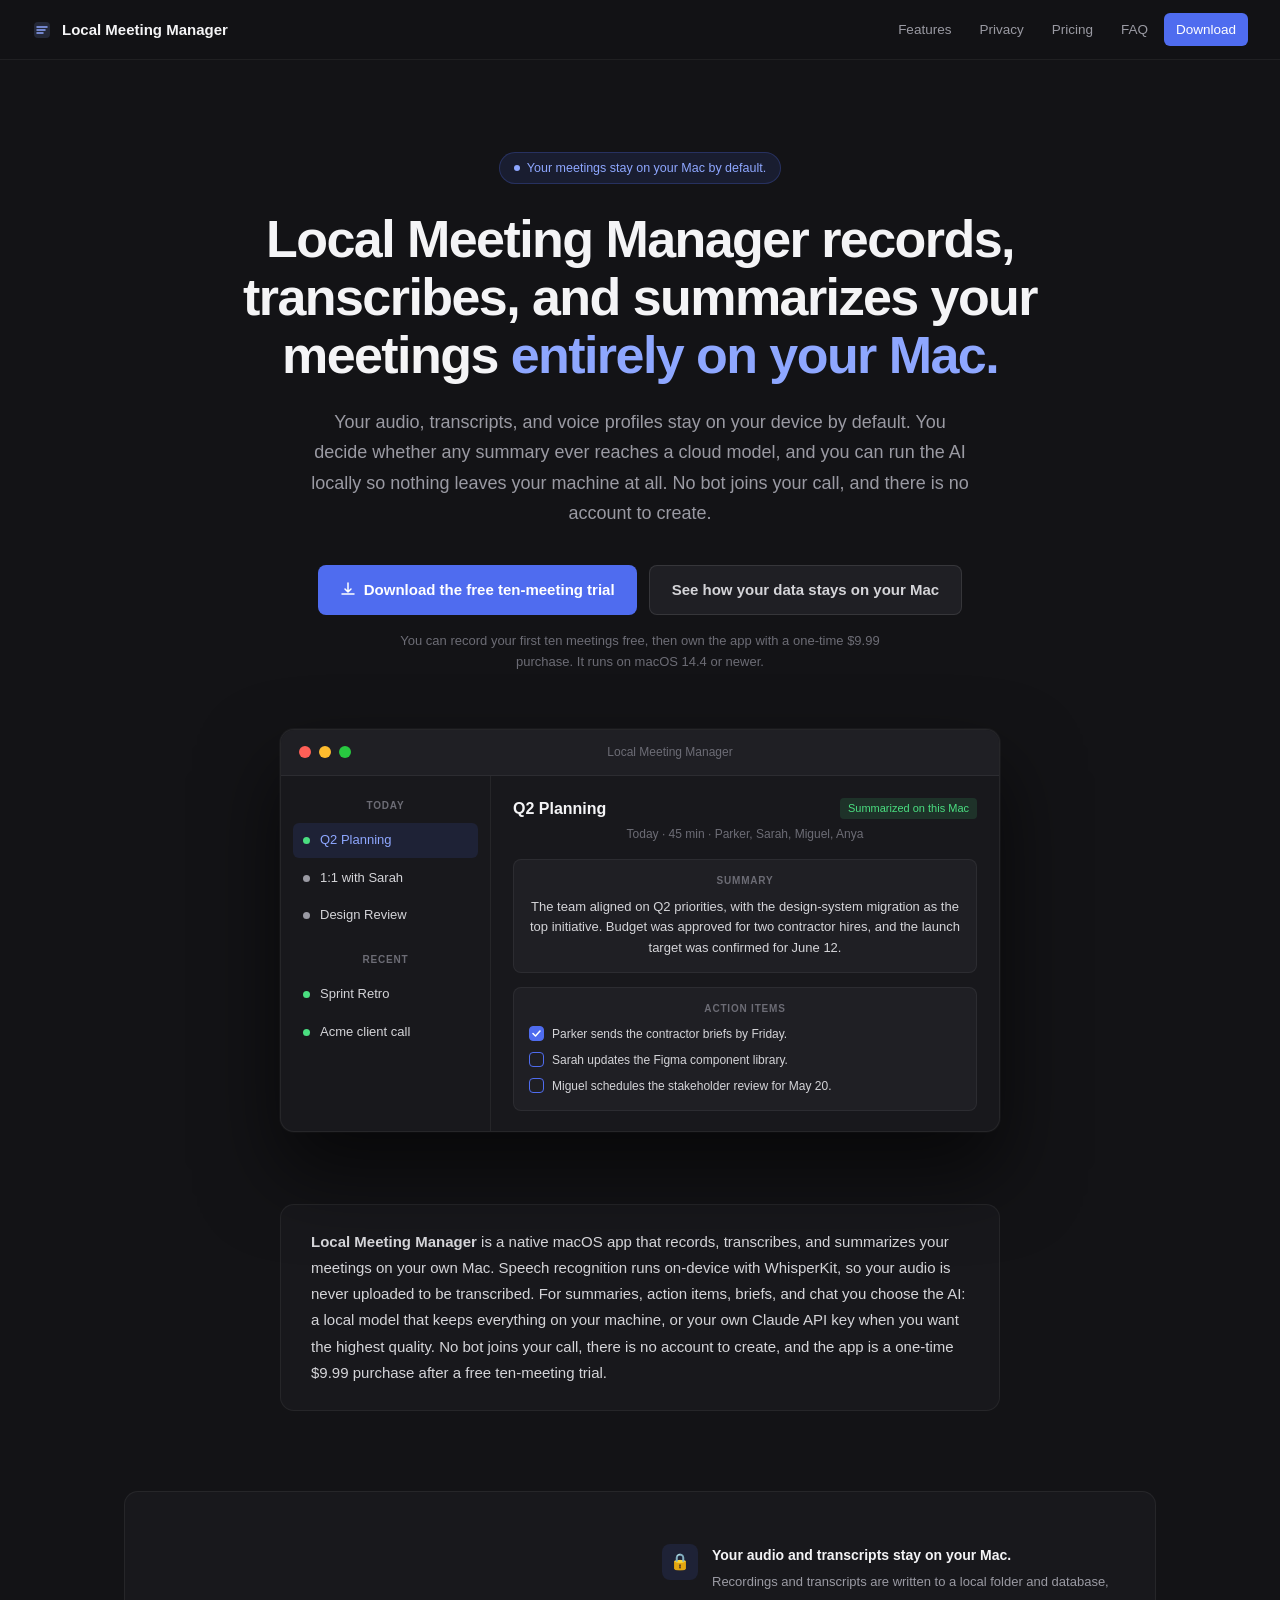
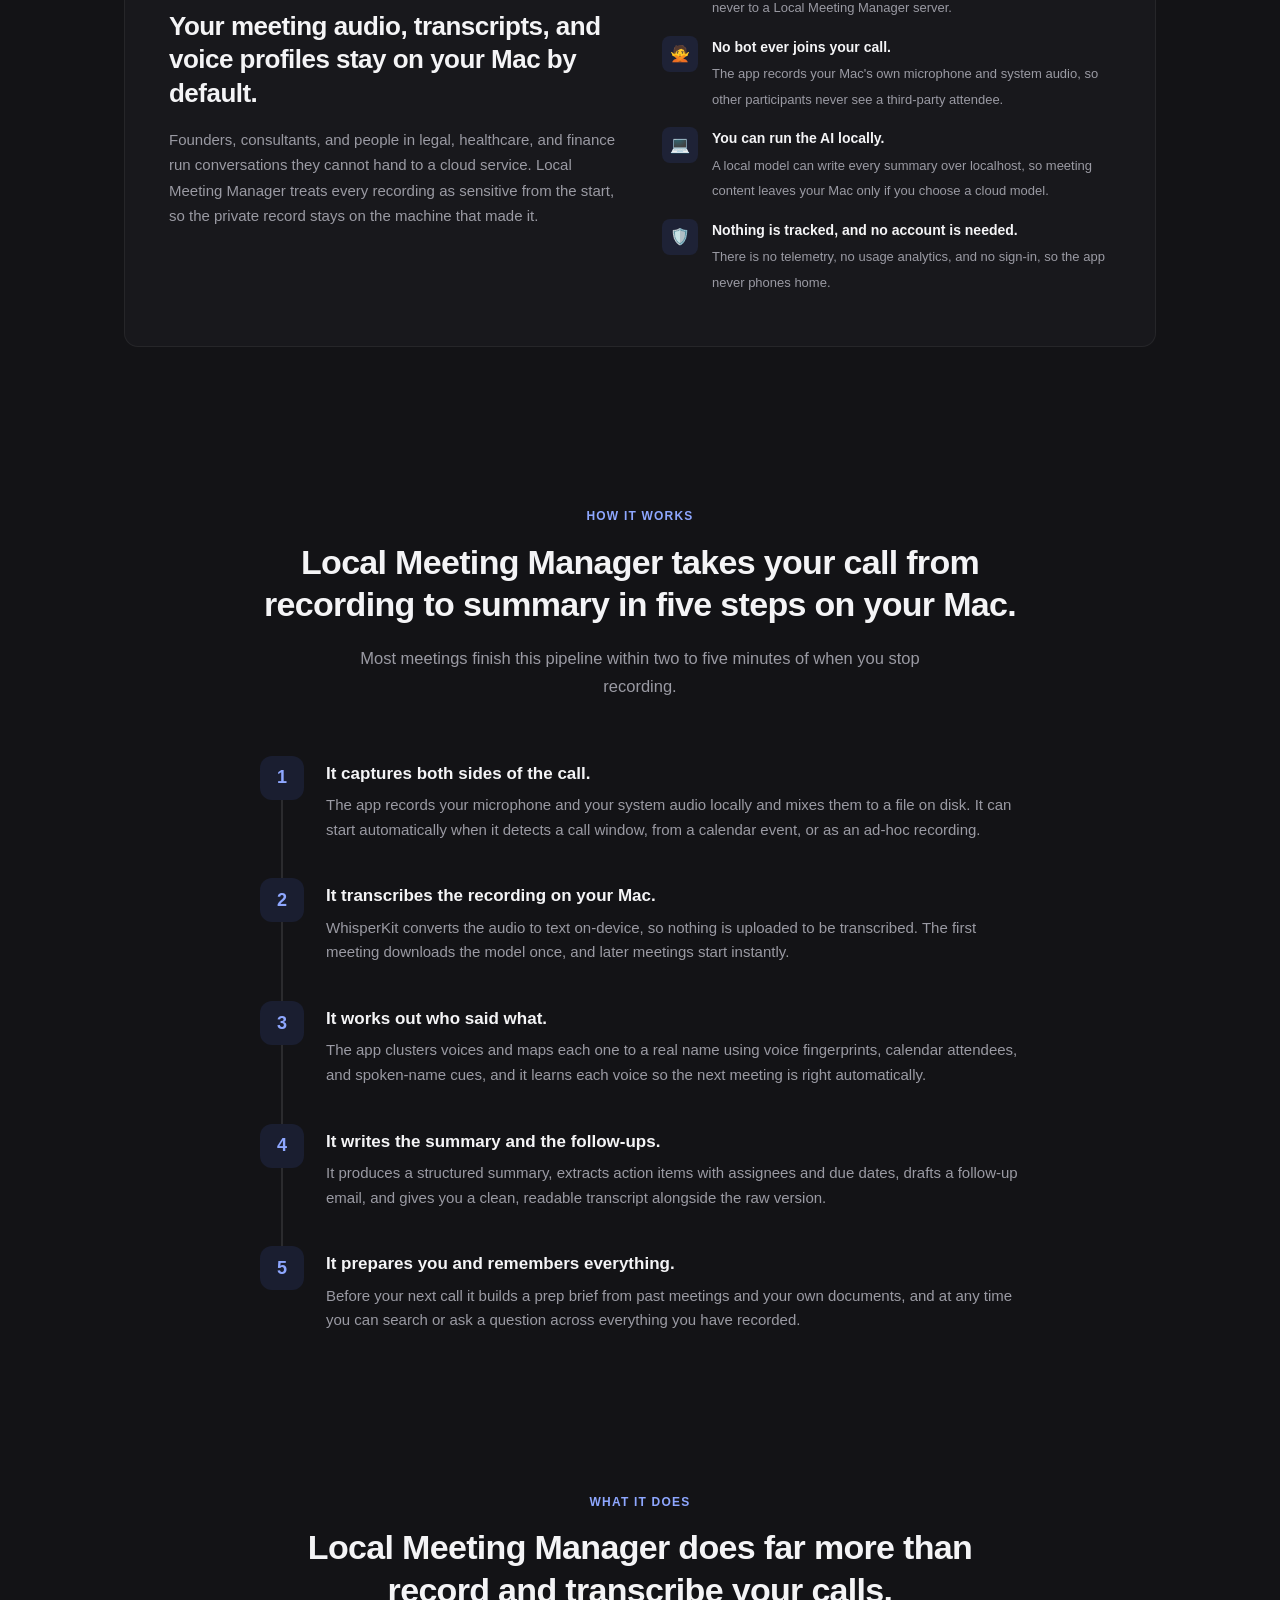
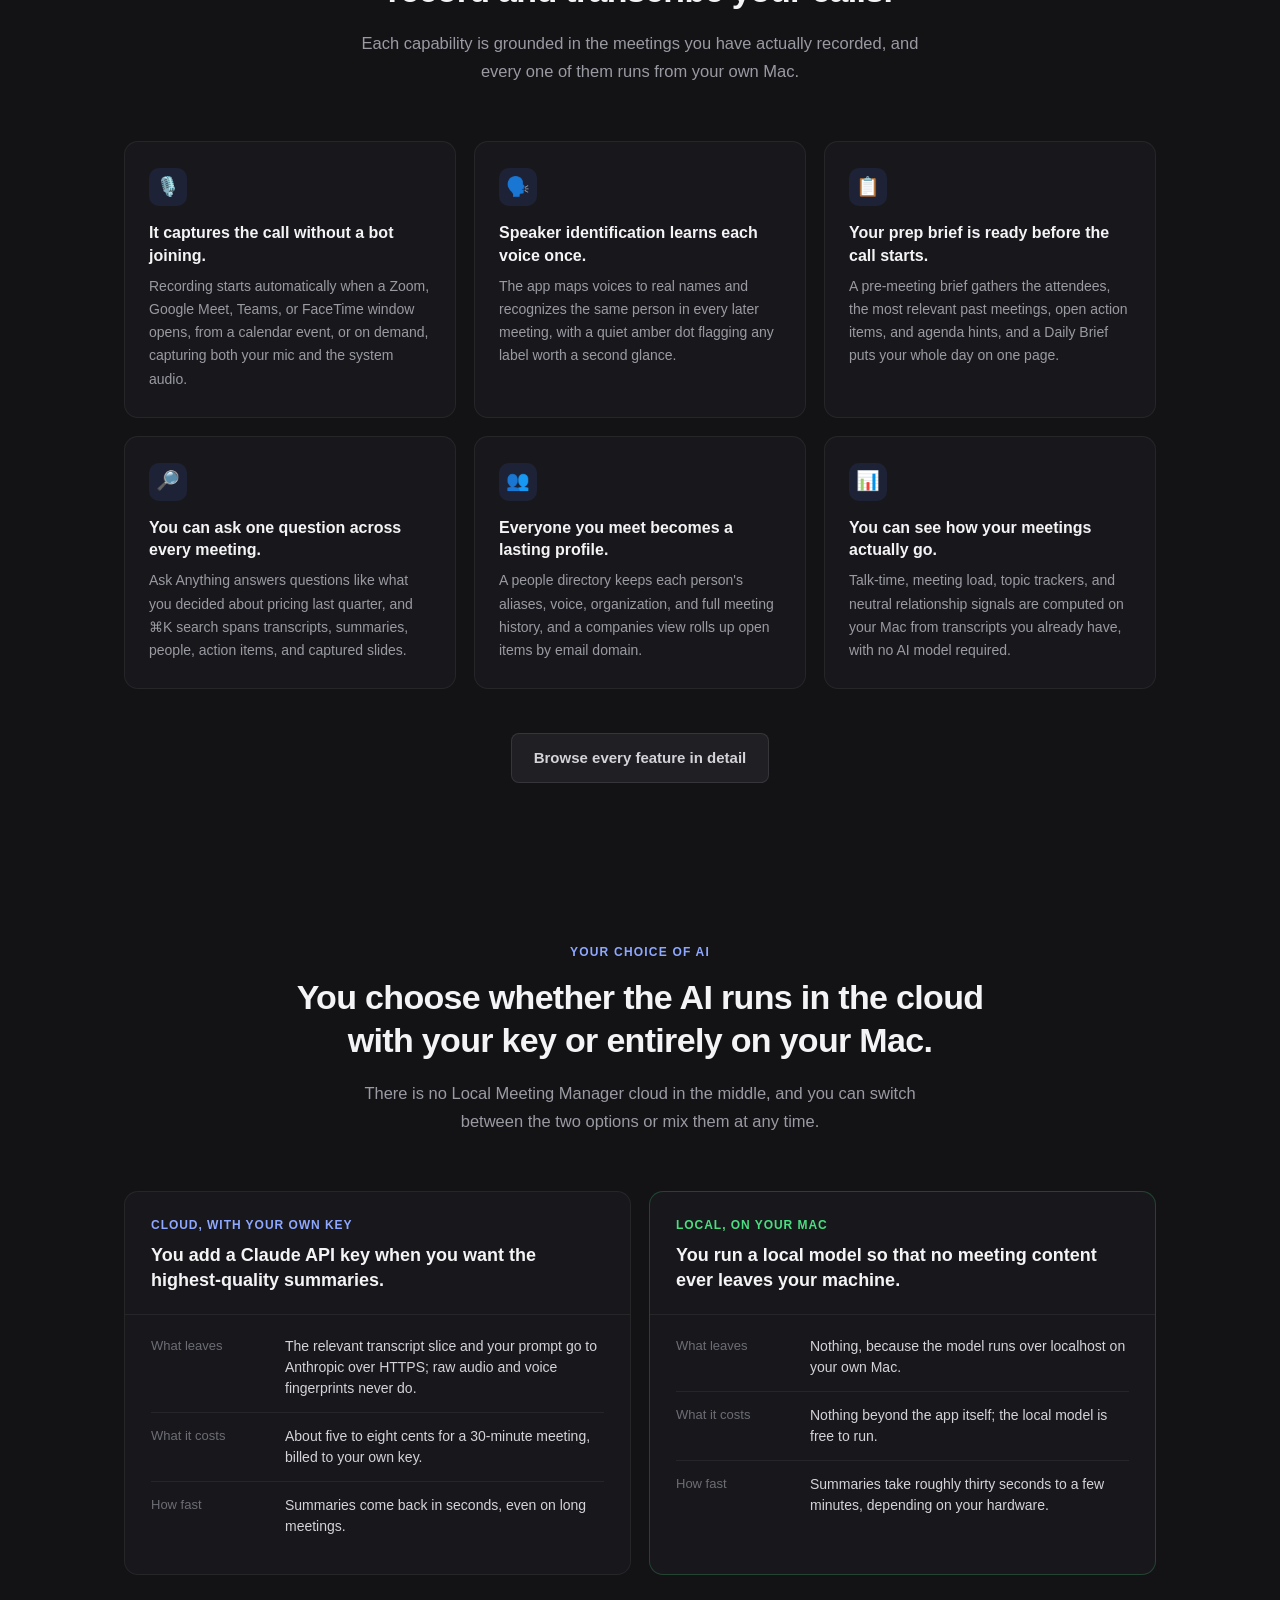
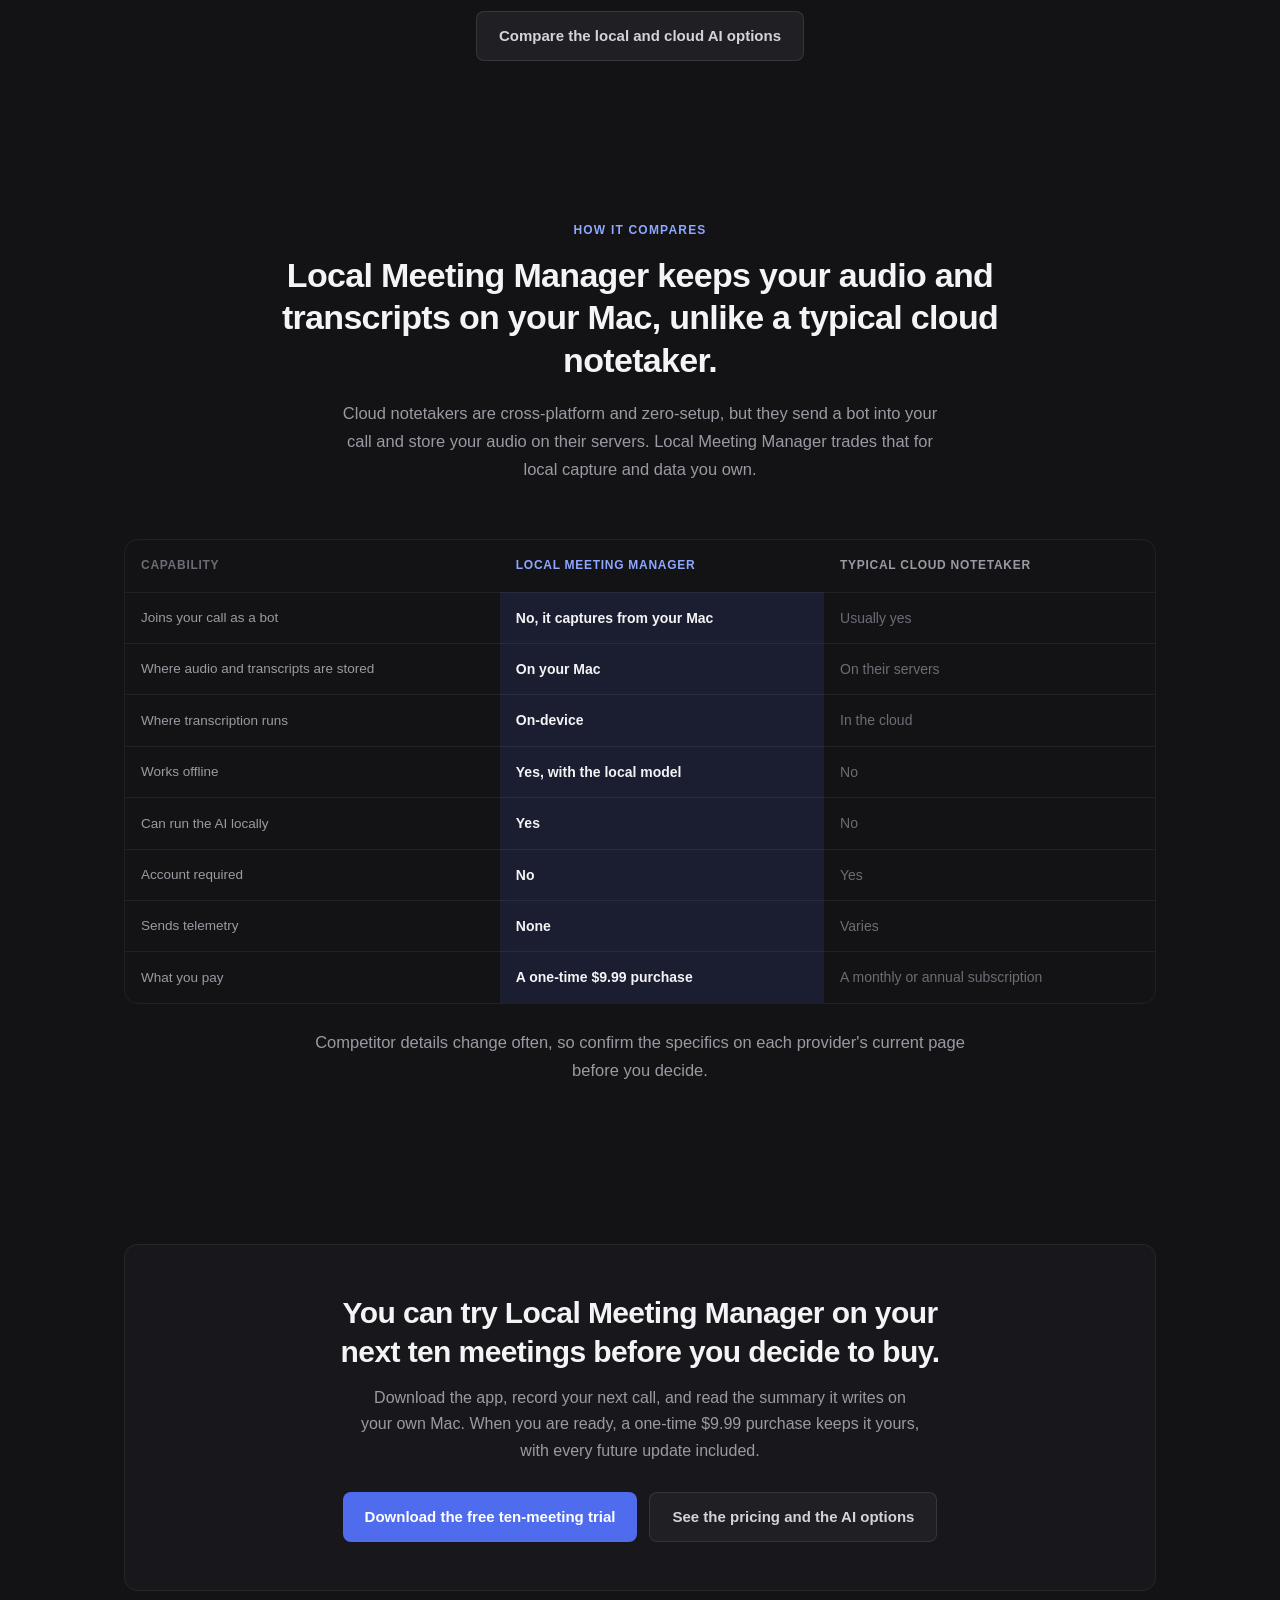
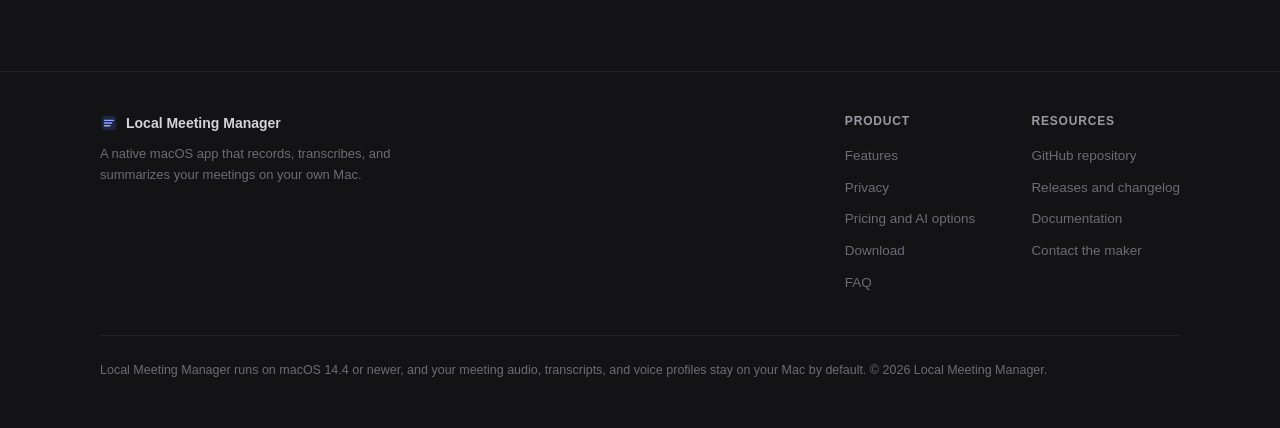
<file: index.html>
<!DOCTYPE html>
<html lang="en">
<head>
  <meta charset="UTF-8" />
  <meta name="viewport" content="width=device-width, initial-scale=1.0" />

  <!-- Primary SEO -->
  <title>Local Meeting Manager — Record, Transcribe & Summarize Meetings on Your Mac</title>
  <meta name="description" content="Local Meeting Manager records, transcribes, and summarizes your meetings entirely on your Mac. No bot joins your call, your data stays on your device, and you choose whether the AI runs locally or with your own Claude key. One-time $9.99 after a free trial." />
  <link rel="canonical" href="https://parkerrl-91.github.io/localchronicle-site/" />
  <meta name="robots" content="index, follow" />
  <meta name="application-name" content="Local Meeting Manager" />
  <link rel="icon" type="image/svg+xml" href="favicon.svg" />

  <!-- Open Graph -->
  <meta property="og:type" content="website" />
  <meta property="og:url" content="https://parkerrl-91.github.io/localchronicle-site/" />
  <meta property="og:title" content="Local Meeting Manager — Record, Transcribe & Summarize Meetings on Your Mac" />
  <meta property="og:description" content="Your meeting audio, transcripts, and voice profiles stay on your Mac by default, and you can run the AI locally so nothing leaves your machine at all." />
  <meta property="og:image" content="https://parkerrl-91.github.io/localchronicle-site/og-image.png" />
  <meta property="og:image:width" content="1200" />
  <meta property="og:image:height" content="630" />
  <meta property="og:site_name" content="Local Meeting Manager" />
  <meta property="og:locale" content="en_US" />

  <!-- Twitter Card -->
  <meta name="twitter:card" content="summary_large_image" />
  <meta name="twitter:title" content="Local Meeting Manager — Meetings recorded, transcribed, and summarized on your Mac" />
  <meta name="twitter:description" content="No bot joins your call, your audio and transcripts stay on your Mac, and you choose whether the AI runs locally or with your own Claude key." />
  <meta name="twitter:image" content="https://parkerrl-91.github.io/localchronicle-site/og-image.png" />

  <!-- JSON-LD Structured Data -->
  <script type="application/ld+json">
  [
    {
      "@context": "https://schema.org",
      "@type": "SoftwareApplication",
      "name": "Local Meeting Manager",
      "applicationCategory": "BusinessApplication",
      "applicationSubCategory": "Meeting Recorder and Notetaker",
      "operatingSystem": "macOS 14.4 or later",
      "softwareVersion": "4.6.5",
      "offers": {
        "@type": "Offer",
        "price": "9.99",
        "priceCurrency": "USD",
        "availability": "https://schema.org/InStock"
      },
      "description": "Local Meeting Manager is a native macOS app that records, transcribes, and summarizes your meetings on your own Mac. Speech recognition runs on-device, no bot joins the call, and you choose whether the AI runs locally or with your own Claude API key.",
      "featureList": [
        "Records your microphone and system audio locally, with no bot joining the call",
        "Transcribes every meeting on-device with WhisperKit, at no per-meeting cost",
        "Identifies speakers and learns each voice for later meetings",
        "Writes summaries, extracts action items, and drafts follow-up emails",
        "Builds a pre-meeting brief from past conversations and your own documents",
        "Lets you ask a question across every meeting you have recorded",
        "Runs the AI locally on your Mac or with your own Claude API key",
        "Requires no account and sends no telemetry"
      ],
      "url": "https://parkerrl-91.github.io/localchronicle-site/"
    },
    {
      "@context": "https://schema.org",
      "@type": "Organization",
      "name": "Local Meeting Manager",
      "url": "https://parkerrl-91.github.io/localchronicle-site/"
    },
    {
      "@context": "https://schema.org",
      "@type": "BreadcrumbList",
      "itemListElement": [{
        "@type": "ListItem",
        "position": 1,
        "name": "Home",
        "item": "https://parkerrl-91.github.io/localchronicle-site/"
      }]
    }
  ]
  </script>

  <link rel="stylesheet" href="styles.css" />
</head>
<body>

<!-- Navigation -->
<nav>
  <a href="index.html" class="nav-logo">
    <svg width="20" height="20" viewBox="0 0 20 20" fill="none">
      <rect x="2" y="2" width="16" height="16" rx="4" fill="currentColor" opacity=".15"/>
      <path d="M5 7h10M5 10h8M5 13h6" stroke="currentColor" stroke-width="1.5" stroke-linecap="round"/>
    </svg>
    Local Meeting Manager
  </a>
  <div class="nav-links">
    <a href="features.html">Features</a>
    <a href="privacy.html">Privacy</a>
    <a href="pricing.html">Pricing</a>
    <a href="faq.html">FAQ</a>
    <a href="download.html" class="btn-nav">Download</a>
  </div>
</nav>

<!-- Hero -->
<header class="hero">
  <div class="badge"><span class="badge-dot"></span>Your meetings stay on your Mac by default.</div>

  <h1>Local Meeting Manager records, transcribes, and summarizes your meetings <span class="accent">entirely on your Mac.</span></h1>

  <p class="hero-sub">Your audio, transcripts, and voice profiles stay on your device by default. You decide whether any summary ever reaches a cloud model, and you can run the AI locally so nothing leaves your machine at all. No bot joins your call, and there is no account to create.</p>

  <div class="hero-actions">
    <a href="download.html" class="btn btn-primary">
      <svg width="16" height="16" viewBox="0 0 16 16" fill="none"><path d="M8 1v9M5 7l3 3 3-3M2 12h12" stroke="currentColor" stroke-width="1.5" stroke-linecap="round" stroke-linejoin="round"/></svg>
      Download the free ten-meeting trial
    </a>
    <a href="privacy.html" class="btn btn-ghost">See how your data stays on your Mac</a>
  </div>
  <p class="hero-note">You can record your first ten meetings free, then own the app with a one-time $9.99 purchase. It runs on macOS 14.4 or newer.</p>

  <!-- App window mockup -->
  <div class="hero-card-wrap">
    <div class="app-window">
      <div class="window-bar">
        <span class="dot dot-red"></span><span class="dot dot-amber"></span><span class="dot dot-green"></span>
        <span class="window-title">Local Meeting Manager</span>
      </div>
      <div class="window-body">
        <div class="sidebar">
          <div class="sidebar-label">Today</div>
          <div class="sidebar-item active"><span class="s-dot" style="background:#4ADE80"></span>Q2 Planning</div>
          <div class="sidebar-item"><span class="s-dot" style="background:#9A9AA3"></span>1:1 with Sarah</div>
          <div class="sidebar-item"><span class="s-dot" style="background:#9A9AA3"></span>Design Review</div>
          <div class="sidebar-label" style="margin-top:10px">Recent</div>
          <div class="sidebar-item"><span class="s-dot" style="background:#4ADE80"></span>Sprint Retro</div>
          <div class="sidebar-item"><span class="s-dot" style="background:#4ADE80"></span>Acme client call</div>
        </div>
        <div class="content-pane">
          <div>
            <div class="meeting-title-row">
              <span class="meeting-title">Q2 Planning</span>
              <span class="tag tag-success">Summarized on this Mac</span>
            </div>
            <div class="meeting-meta" style="margin-top:4px">Today · 45 min · Parker, Sarah, Miguel, Anya</div>
          </div>
          <div class="summary-card">
            <div class="card-label">Summary</div>
            <div class="card-text">The team aligned on Q2 priorities, with the design-system migration as the top initiative. Budget was approved for two contractor hires, and the launch target was confirmed for June 12.</div>
          </div>
          <div class="summary-card">
            <div class="card-label">Action items</div>
            <div class="action-item">
              <div class="check done"><svg width="9" height="7" viewBox="0 0 9 7" fill="none"><path d="M1 3.5L3.5 6 8 1" stroke="white" stroke-width="1.5" stroke-linecap="round" stroke-linejoin="round"/></svg></div>
              Parker sends the contractor briefs by Friday.
            </div>
            <div class="action-item"><div class="check"></div>Sarah updates the Figma component library.</div>
            <div class="action-item"><div class="check"></div>Miguel schedules the stakeholder review for May 20.</div>
          </div>
        </div>
      </div>
    </div>
  </div>
</header>

<!-- Direct answer paragraph — written so AI search engines can quote it -->
<div class="container" style="padding-bottom:0;">
  <p class="direct-answer">
    <strong>Local Meeting Manager</strong> is a native macOS app that records, transcribes, and summarizes your meetings on your own Mac. Speech recognition runs on-device with WhisperKit, so your audio is never uploaded to be transcribed. For summaries, action items, briefs, and chat you choose the AI: a local model that keeps everything on your machine, or your own Claude API key when you want the highest quality. No bot joins your call, there is no account to create, and the app is a one-time $9.99 purchase after a free ten-meeting trial.
  </p>
</div>

<!-- Privacy wedge -->
<section id="privacy">
  <div class="container">
    <div class="privacy-block">
      <div class="privacy-left">
        <h2>Your meeting audio, transcripts, and voice profiles stay on your Mac by default.</h2>
        <p>Founders, consultants, and people in legal, healthcare, and finance run conversations they cannot hand to a cloud service. Local Meeting Manager treats every recording as sensitive from the start, so the private record stays on the machine that made it.</p>
      </div>
      <div class="privacy-list">
        <div class="privacy-item">
          <div class="privacy-icon">🔒</div>
          <div class="privacy-item-text"><strong>Your audio and transcripts stay on your Mac.</strong><span>Recordings and transcripts are written to a local folder and database, never to a Local Meeting Manager server.</span></div>
        </div>
        <div class="privacy-item">
          <div class="privacy-icon">🙅</div>
          <div class="privacy-item-text"><strong>No bot ever joins your call.</strong><span>The app records your Mac's own microphone and system audio, so other participants never see a third-party attendee.</span></div>
        </div>
        <div class="privacy-item">
          <div class="privacy-icon">💻</div>
          <div class="privacy-item-text"><strong>You can run the AI locally.</strong><span>A local model can write every summary over localhost, so meeting content leaves your Mac only if you choose a cloud model.</span></div>
        </div>
        <div class="privacy-item">
          <div class="privacy-icon">🛡️</div>
          <div class="privacy-item-text"><strong>Nothing is tracked, and no account is needed.</strong><span>There is no telemetry, no usage analytics, and no sign-in, so the app never phones home.</span></div>
        </div>
      </div>
    </div>
  </div>
</section>

<!-- How it works -->
<section id="how-it-works">
  <div class="container">
    <div class="section-label">How it works</div>
    <h2 class="section-title">Local Meeting Manager takes your call from recording to summary in five steps on your Mac.</h2>
    <p class="section-sub">Most meetings finish this pipeline within two to five minutes of when you stop recording.</p>
    <div class="pipeline">
      <div class="pipeline-step">
        <div class="pipeline-num">1</div>
        <div class="pipeline-body">
          <h3>It captures both sides of the call.</h3>
          <p>The app records your microphone and your system audio locally and mixes them to a file on disk. It can start automatically when it detects a call window, from a calendar event, or as an ad-hoc recording.</p>
        </div>
      </div>
      <div class="pipeline-step">
        <div class="pipeline-num">2</div>
        <div class="pipeline-body">
          <h3>It transcribes the recording on your Mac.</h3>
          <p>WhisperKit converts the audio to text on-device, so nothing is uploaded to be transcribed. The first meeting downloads the model once, and later meetings start instantly.</p>
        </div>
      </div>
      <div class="pipeline-step">
        <div class="pipeline-num">3</div>
        <div class="pipeline-body">
          <h3>It works out who said what.</h3>
          <p>The app clusters voices and maps each one to a real name using voice fingerprints, calendar attendees, and spoken-name cues, and it learns each voice so the next meeting is right automatically.</p>
        </div>
      </div>
      <div class="pipeline-step">
        <div class="pipeline-num">4</div>
        <div class="pipeline-body">
          <h3>It writes the summary and the follow-ups.</h3>
          <p>It produces a structured summary, extracts action items with assignees and due dates, drafts a follow-up email, and gives you a clean, readable transcript alongside the raw version.</p>
        </div>
      </div>
      <div class="pipeline-step">
        <div class="pipeline-num">5</div>
        <div class="pipeline-body">
          <h3>It prepares you and remembers everything.</h3>
          <p>Before your next call it builds a prep brief from past meetings and your own documents, and at any time you can search or ask a question across everything you have recorded.</p>
        </div>
      </div>
    </div>
  </div>
</section>

<!-- Feature highlight grid -->
<section id="features">
  <div class="container">
    <div class="section-label">What it does</div>
    <h2 class="section-title">Local Meeting Manager does far more than record and transcribe your calls.</h2>
    <p class="section-sub">Each capability is grounded in the meetings you have actually recorded, and every one of them runs from your own Mac.</p>
    <div class="feature-grid">
      <div class="feature-card">
        <div class="fc-icon">🎙️</div>
        <h3>It captures the call without a bot joining.</h3>
        <p>Recording starts automatically when a Zoom, Google Meet, Teams, or FaceTime window opens, from a calendar event, or on demand, capturing both your mic and the system audio.</p>
      </div>
      <div class="feature-card">
        <div class="fc-icon">🗣️</div>
        <h3>Speaker identification learns each voice once.</h3>
        <p>The app maps voices to real names and recognizes the same person in every later meeting, with a quiet amber dot flagging any label worth a second glance.</p>
      </div>
      <div class="feature-card">
        <div class="fc-icon">📋</div>
        <h3>Your prep brief is ready before the call starts.</h3>
        <p>A pre-meeting brief gathers the attendees, the most relevant past meetings, open action items, and agenda hints, and a Daily Brief puts your whole day on one page.</p>
      </div>
      <div class="feature-card">
        <div class="fc-icon">🔎</div>
        <h3>You can ask one question across every meeting.</h3>
        <p>Ask Anything answers questions like what you decided about pricing last quarter, and ⌘K search spans transcripts, summaries, people, action items, and captured slides.</p>
      </div>
      <div class="feature-card">
        <div class="fc-icon">👥</div>
        <h3>Everyone you meet becomes a lasting profile.</h3>
        <p>A people directory keeps each person's aliases, voice, organization, and full meeting history, and a companies view rolls up open items by email domain.</p>
      </div>
      <div class="feature-card">
        <div class="fc-icon">📊</div>
        <h3>You can see how your meetings actually go.</h3>
        <p>Talk-time, meeting load, topic trackers, and neutral relationship signals are computed on your Mac from transcripts you already have, with no AI model required.</p>
      </div>
    </div>
    <div style="text-align:center; margin-top:44px;">
      <a href="features.html" class="btn btn-ghost">Browse every feature in detail</a>
    </div>
  </div>
</section>

<!-- AI choice -->
<section id="ai">
  <div class="container">
    <div class="section-label">Your choice of AI</div>
    <h2 class="section-title">You choose whether the AI runs in the cloud with your key or entirely on your Mac.</h2>
    <p class="section-sub">There is no Local Meeting Manager cloud in the middle, and you can switch between the two options or mix them at any time.</p>
    <div class="ai-grid">
      <div class="ai-panel">
        <div class="ai-panel-head">
          <div class="ai-kicker">Cloud, with your own key</div>
          <h3>You add a Claude API key when you want the highest-quality summaries.</h3>
        </div>
        <div class="ai-rows">
          <div class="ai-row"><span class="ai-k">What leaves</span><span class="ai-v">The relevant transcript slice and your prompt go to Anthropic over HTTPS; raw audio and voice fingerprints never do.</span></div>
          <div class="ai-row"><span class="ai-k">What it costs</span><span class="ai-v">About five to eight cents for a 30-minute meeting, billed to your own key.</span></div>
          <div class="ai-row"><span class="ai-k">How fast</span><span class="ai-v">Summaries come back in seconds, even on long meetings.</span></div>
        </div>
      </div>
      <div class="ai-panel is-local">
        <div class="ai-panel-head">
          <div class="ai-kicker">Local, on your Mac</div>
          <h3>You run a local model so that no meeting content ever leaves your machine.</h3>
        </div>
        <div class="ai-rows">
          <div class="ai-row"><span class="ai-k">What leaves</span><span class="ai-v">Nothing, because the model runs over localhost on your own Mac.</span></div>
          <div class="ai-row"><span class="ai-k">What it costs</span><span class="ai-v">Nothing beyond the app itself; the local model is free to run.</span></div>
          <div class="ai-row"><span class="ai-k">How fast</span><span class="ai-v">Summaries take roughly thirty seconds to a few minutes, depending on your hardware.</span></div>
        </div>
      </div>
    </div>
    <div style="text-align:center; margin-top:36px;">
      <a href="pricing.html" class="btn btn-ghost">Compare the local and cloud AI options</a>
    </div>
  </div>
</section>

<!-- Comparison -->
<section id="compare">
  <div class="container">
    <div class="section-label">How it compares</div>
    <h2 class="section-title">Local Meeting Manager keeps your audio and transcripts on your Mac, unlike a typical cloud notetaker.</h2>
    <p class="section-sub">Cloud notetakers are cross-platform and zero-setup, but they send a bot into your call and store your audio on their servers. Local Meeting Manager trades that for local capture and data you own.</p>
    <div class="comparison-wrap">
      <table>
        <thead>
          <tr>
            <th>Capability</th>
            <th class="hl">Local Meeting Manager</th>
            <th>Typical cloud notetaker</th>
          </tr>
        </thead>
        <tbody>
          <tr><td>Joins your call as a bot</td><td class="hl">No, it captures from your Mac</td><td class="no">Usually yes</td></tr>
          <tr><td>Where audio and transcripts are stored</td><td class="hl">On your Mac</td><td class="no">On their servers</td></tr>
          <tr><td>Where transcription runs</td><td class="hl">On-device</td><td class="no">In the cloud</td></tr>
          <tr><td>Works offline</td><td class="hl yes">Yes, with the local model</td><td class="no">No</td></tr>
          <tr><td>Can run the AI locally</td><td class="hl yes">Yes</td><td class="no">No</td></tr>
          <tr><td>Account required</td><td class="hl yes">No</td><td class="no">Yes</td></tr>
          <tr><td>Sends telemetry</td><td class="hl yes">None</td><td class="no">Varies</td></tr>
          <tr><td>What you pay</td><td class="hl">A one-time $9.99 purchase</td><td class="no">A monthly or annual subscription</td></tr>
        </tbody>
      </table>
    </div>
    <p class="section-sub" style="margin:24px auto 0; max-width:680px;">Competitor details change often, so confirm the specifics on each provider's current page before you decide.</p>
  </div>
</section>

<!-- Closing CTA -->
<section>
  <div class="container">
    <div class="cta-band">
      <h2>You can try Local Meeting Manager on your next ten meetings before you decide to buy.</h2>
      <p>Download the app, record your next call, and read the summary it writes on your own Mac. When you are ready, a one-time $9.99 purchase keeps it yours, with every future update included.</p>
      <div class="cta-actions">
        <a href="download.html" class="btn btn-primary">Download the free ten-meeting trial</a>
        <a href="pricing.html" class="btn btn-ghost">See the pricing and the AI options</a>
      </div>
    </div>
  </div>
</section>

<!-- Footer -->
<footer>
  <div class="footer-inner">
    <div class="footer-brand">
      <div class="footer-logo">
        <svg width="18" height="18" viewBox="0 0 20 20" fill="none">
          <rect x="2" y="2" width="16" height="16" rx="4" fill="#4F6CEF" opacity=".2"/>
          <path d="M5 7h10M5 10h8M5 13h6" stroke="#8EA7FF" stroke-width="1.5" stroke-linecap="round"/>
        </svg>
        Local Meeting Manager
      </div>
      <p>A native macOS app that records, transcribes, and summarizes your meetings on your own Mac.</p>
    </div>
    <div class="footer-cols">
      <div class="footer-col">
        <h4>Product</h4>
        <a href="features.html">Features</a>
        <a href="privacy.html">Privacy</a>
        <a href="pricing.html">Pricing and AI options</a>
        <a href="download.html">Download</a>
        <a href="faq.html">FAQ</a>
      </div>
      <div class="footer-col">
        <h4>Resources</h4>
        <a href="https://github.com/ParkerRL-91/Meeting-Manager">GitHub repository</a>
        <a href="https://github.com/ParkerRL-91/Meeting-Manager/releases">Releases and changelog</a>
        <a href="https://github.com/ParkerRL-91/Meeting-Manager/tree/main/docs/user">Documentation</a>
        <a href="mailto:parker@phenotips.com">Contact the maker</a>
      </div>
    </div>
  </div>
  <div class="footer-base">
    Local Meeting Manager runs on macOS 14.4 or newer, and your meeting audio, transcripts, and voice profiles stay on your Mac by default. © 2026 Local Meeting Manager.
  </div>
</footer>

</body>
</html>
</file>
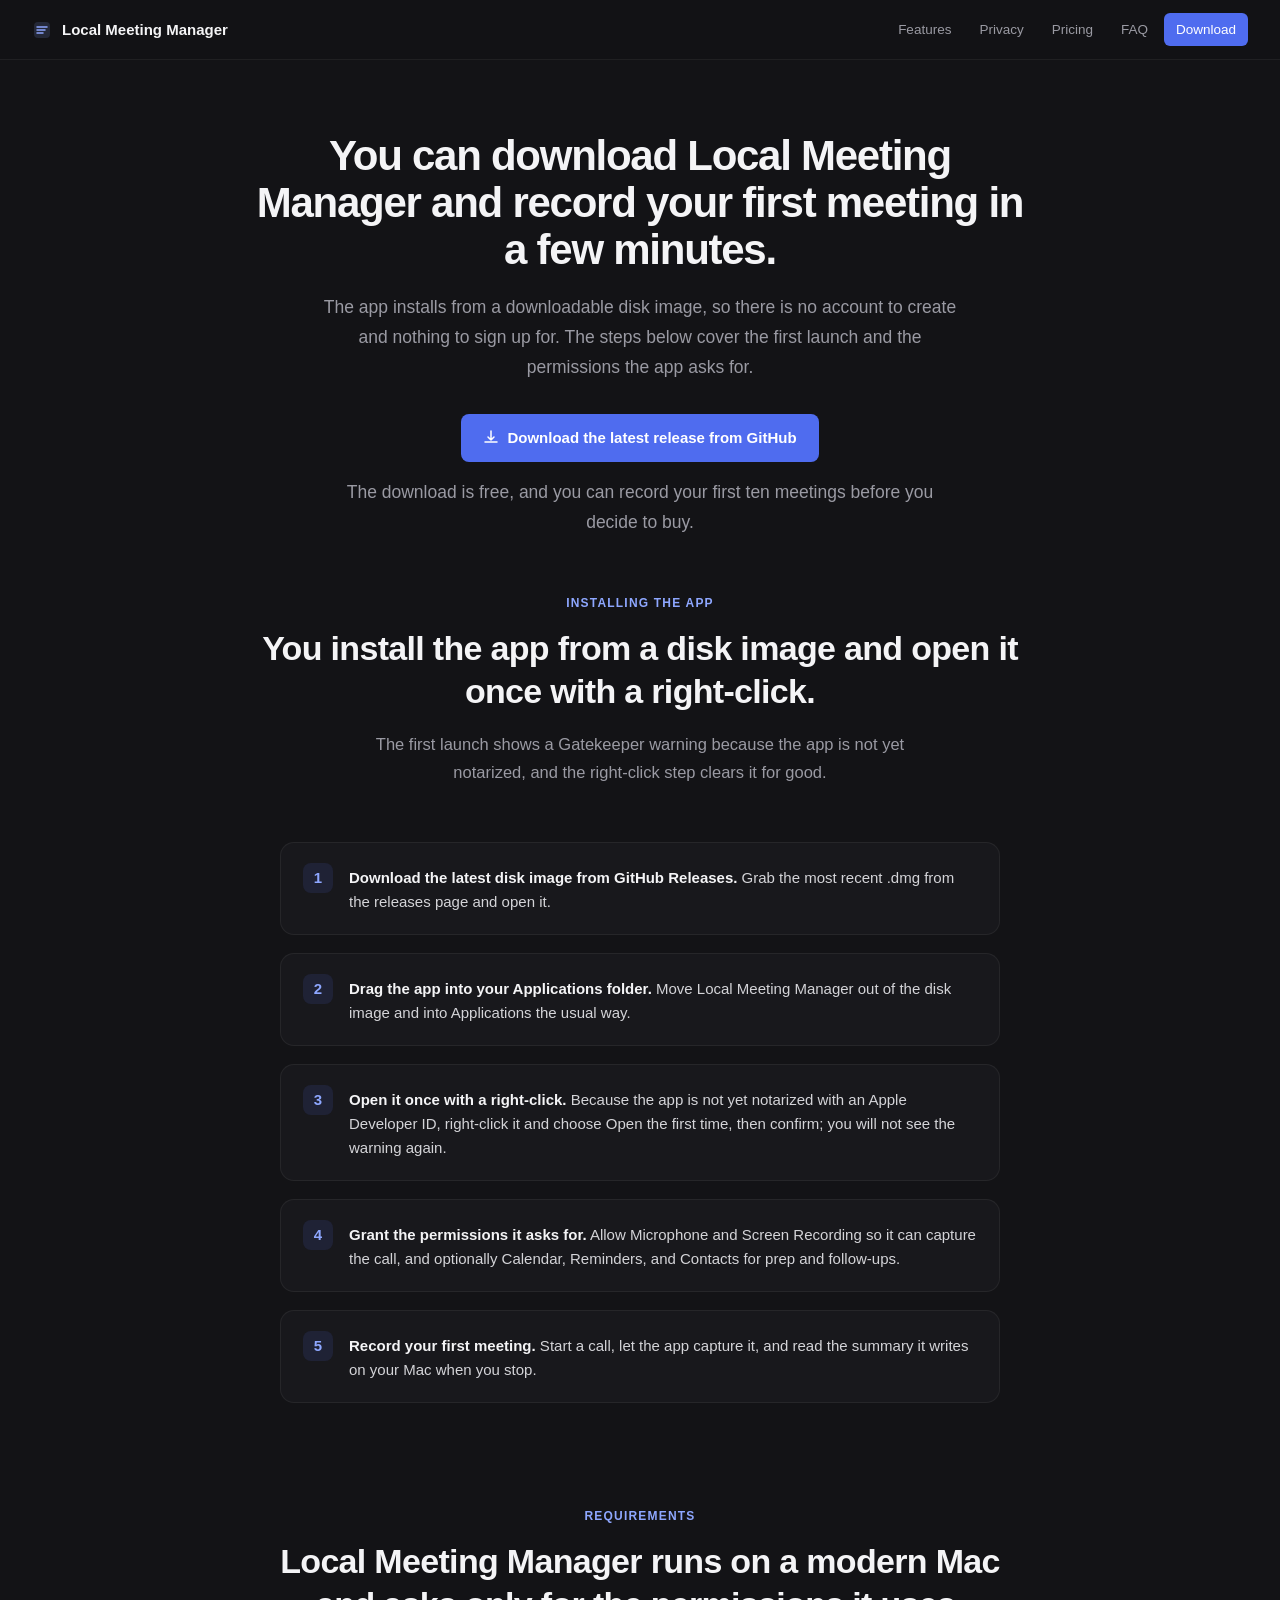
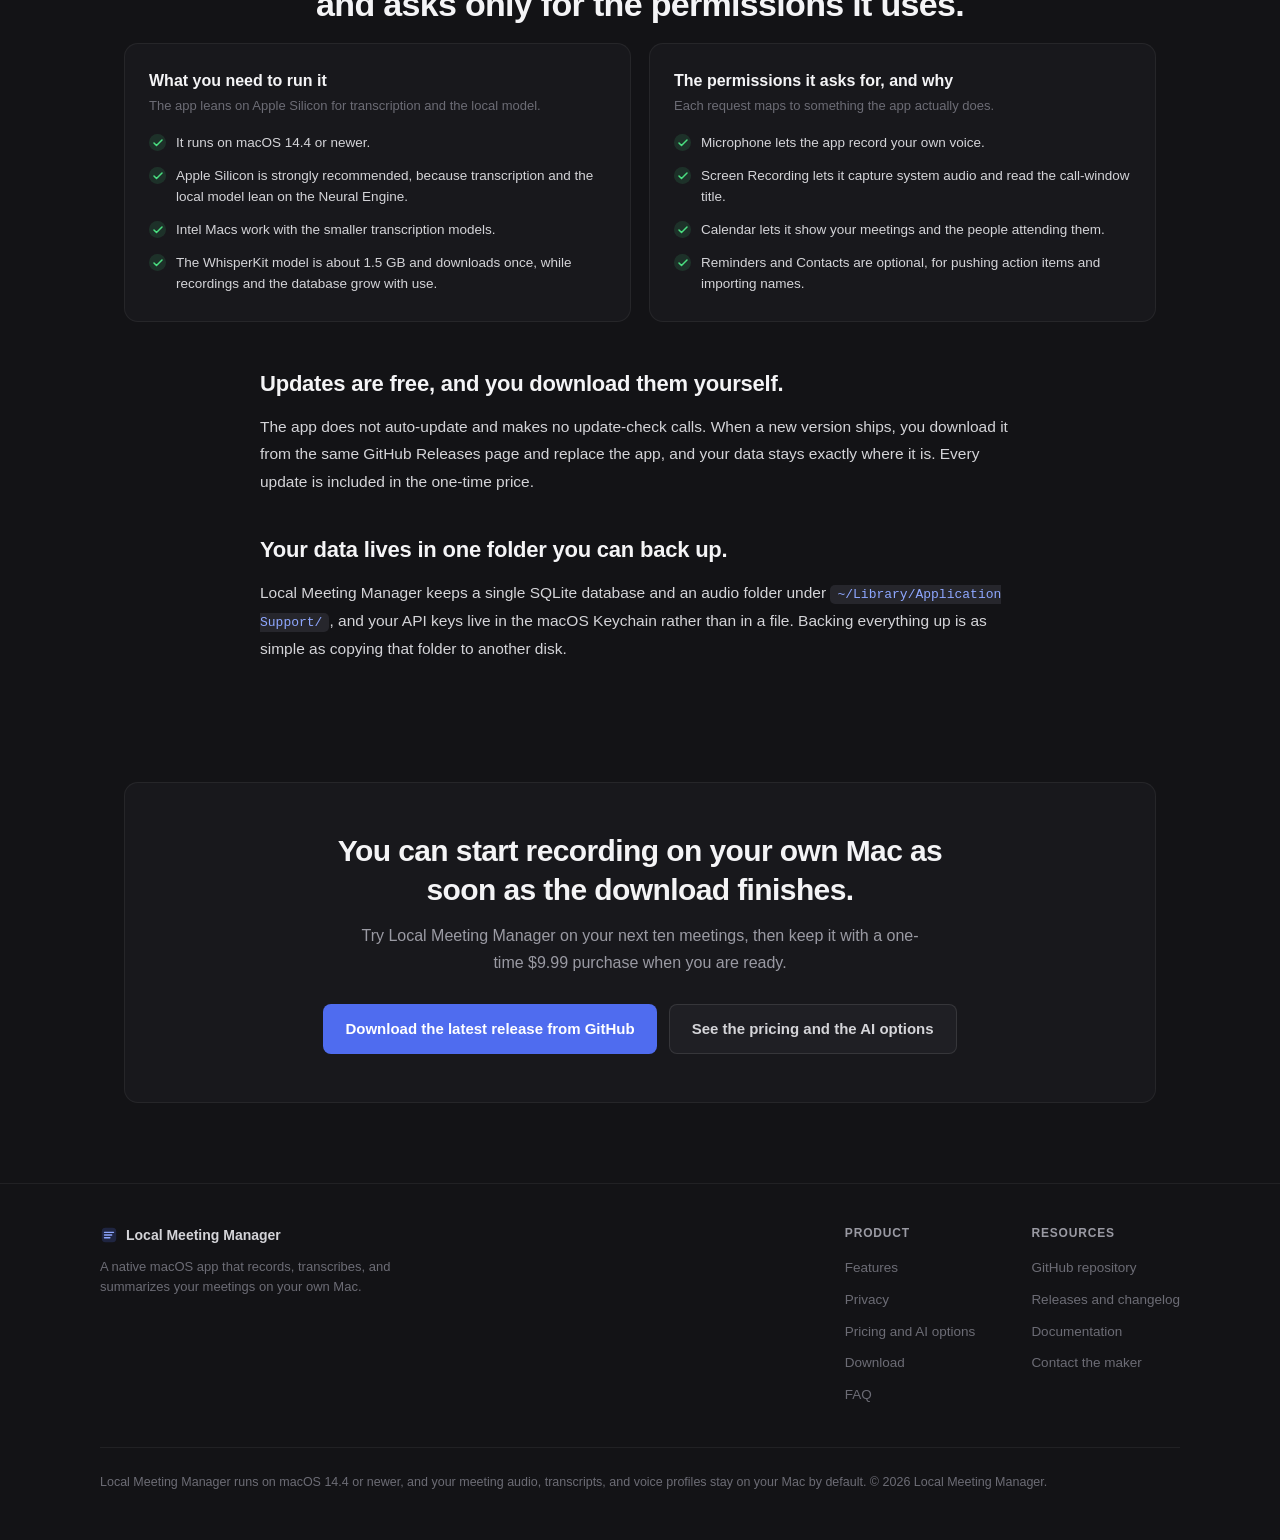
<file: download.html>
<!DOCTYPE html>
<html lang="en">
<head>
  <meta charset="UTF-8" />
  <meta name="viewport" content="width=device-width, initial-scale=1.0" />

  <title>Download — Local Meeting Manager for macOS | Free Trial</title>
  <meta name="description" content="Download Local Meeting Manager for macOS from GitHub Releases. Install the disk image, open it once with a right-click, grant Microphone and Screen Recording, and record your first meeting. Requires macOS 14.4 or newer, Apple Silicon recommended." />
  <link rel="canonical" href="https://parkerrl-91.github.io/localchronicle-site/download.html" />
  <meta name="robots" content="index, follow" />
  <link rel="icon" type="image/svg+xml" href="favicon.svg" />

  <meta property="og:type" content="website" />
  <meta property="og:url" content="https://parkerrl-91.github.io/localchronicle-site/download.html" />
  <meta property="og:title" content="Download Local Meeting Manager for macOS" />
  <meta property="og:description" content="Install from a disk image, grant Microphone and Screen Recording, and record your first meeting on your own Mac. macOS 14.4 or newer." />
  <meta property="og:image" content="https://parkerrl-91.github.io/localchronicle-site/og-image.png" />
  <meta property="og:site_name" content="Local Meeting Manager" />

  <script type="application/ld+json">
  {
    "@context": "https://schema.org",
    "@type": "BreadcrumbList",
    "itemListElement": [
      { "@type": "ListItem", "position": 1, "name": "Home", "item": "https://parkerrl-91.github.io/localchronicle-site/" },
      { "@type": "ListItem", "position": 2, "name": "Download", "item": "https://parkerrl-91.github.io/localchronicle-site/download.html" }
    ]
  }
  </script>

  <link rel="stylesheet" href="styles.css" />
</head>
<body>

<nav>
  <a href="index.html" class="nav-logo">
    <svg width="20" height="20" viewBox="0 0 20 20" fill="none"><rect x="2" y="2" width="16" height="16" rx="4" fill="currentColor" opacity=".15"/><path d="M5 7h10M5 10h8M5 13h6" stroke="currentColor" stroke-width="1.5" stroke-linecap="round"/></svg>
    Local Meeting Manager
  </a>
  <div class="nav-links">
    <a href="features.html">Features</a>
    <a href="privacy.html">Privacy</a>
    <a href="pricing.html">Pricing</a>
    <a href="faq.html">FAQ</a>
    <a href="download.html" class="btn-nav">Download</a>
  </div>
</nav>

<header class="page-hero">
  <h1>You can download Local Meeting Manager and record your first meeting in a few minutes.</h1>
  <p>The app installs from a downloadable disk image, so there is no account to create and nothing to sign up for. The steps below cover the first launch and the permissions the app asks for.</p>
  <div class="hero-actions" style="margin-top:32px; justify-content:center;">
    <a href="https://github.com/ParkerRL-91/Meeting-Manager/releases/latest" class="btn btn-primary">
      <svg width="16" height="16" viewBox="0 0 16 16" fill="none"><path d="M8 1v9M5 7l3 3 3-3M2 12h12" stroke="currentColor" stroke-width="1.5" stroke-linecap="round" stroke-linejoin="round"/></svg>
      Download the latest release from GitHub
    </a>
  </div>
  <p class="hero-note" style="margin:16px auto 0;">The download is free, and you can record your first ten meetings before you decide to buy.</p>
</header>

<!-- Install steps -->
<section style="padding-top:48px;">
  <div class="container">
    <div class="section-label">Installing the app</div>
    <h2 class="section-title">You install the app from a disk image and open it once with a right-click.</h2>
    <p class="section-sub">The first launch shows a Gatekeeper warning because the app is not yet notarized, and the right-click step clears it for good.</p>
    <ul class="numbered">
      <li><span class="step-copy"><strong>Download the latest disk image from GitHub Releases.</strong> Grab the most recent .dmg from the releases page and open it.</span></li>
      <li><span class="step-copy"><strong>Drag the app into your Applications folder.</strong> Move Local Meeting Manager out of the disk image and into Applications the usual way.</span></li>
      <li><span class="step-copy"><strong>Open it once with a right-click.</strong> Because the app is not yet notarized with an Apple Developer ID, right-click it and choose Open the first time, then confirm; you will not see the warning again.</span></li>
      <li><span class="step-copy"><strong>Grant the permissions it asks for.</strong> Allow Microphone and Screen Recording so it can capture the call, and optionally Calendar, Reminders, and Contacts for prep and follow-ups.</span></li>
      <li><span class="step-copy"><strong>Record your first meeting.</strong> Start a call, let the app capture it, and read the summary it writes on your Mac when you stop.</span></li>
    </ul>
  </div>
</section>

<!-- Requirements & permissions -->
<section style="padding-top:24px;">
  <div class="container">
    <div class="section-label">Requirements</div>
    <h2 class="section-title">Local Meeting Manager runs on a modern Mac and asks only for the permissions it uses.</h2>
    <div class="flow-grid" style="grid-template-columns:1fr 1fr;">
      <div class="flow-col">
        <h3>What you need to run it</h3>
        <p class="flow-sub">The app leans on Apple Silicon for transcription and the local model.</p>
        <ul class="flow-list flow-stay">
          <li>It runs on macOS 14.4 or newer.</li>
          <li>Apple Silicon is strongly recommended, because transcription and the local model lean on the Neural Engine.</li>
          <li>Intel Macs work with the smaller transcription models.</li>
          <li>The WhisperKit model is about 1.5 GB and downloads once, while recordings and the database grow with use.</li>
        </ul>
      </div>
      <div class="flow-col">
        <h3>The permissions it asks for, and why</h3>
        <p class="flow-sub">Each request maps to something the app actually does.</p>
        <ul class="flow-list flow-stay">
          <li>Microphone lets the app record your own voice.</li>
          <li>Screen Recording lets it capture system audio and read the call-window title.</li>
          <li>Calendar lets it show your meetings and the people attending them.</li>
          <li>Reminders and Contacts are optional, for pushing action items and importing names.</li>
        </ul>
      </div>
    </div>

    <div class="prose" style="margin-top:48px;">
      <h2>Updates are free, and you download them yourself.</h2>
      <p>The app does not auto-update and makes no update-check calls. When a new version ships, you download it from the same GitHub Releases page and replace the app, and your data stays exactly where it is. Every update is included in the one-time price.</p>

      <h2>Your data lives in one folder you can back up.</h2>
      <p>Local Meeting Manager keeps a single SQLite database and an audio folder under <code class="inline">~/Library/Application Support/</code>, and your API keys live in the macOS Keychain rather than in a file. Backing everything up is as simple as copying that folder to another disk.</p>
    </div>
  </div>
</section>

<section style="padding-top:24px;">
  <div class="container">
    <div class="cta-band">
      <h2>You can start recording on your own Mac as soon as the download finishes.</h2>
      <p>Try Local Meeting Manager on your next ten meetings, then keep it with a one-time $9.99 purchase when you are ready.</p>
      <div class="cta-actions">
        <a href="https://github.com/ParkerRL-91/Meeting-Manager/releases/latest" class="btn btn-primary">Download the latest release from GitHub</a>
        <a href="pricing.html" class="btn btn-ghost">See the pricing and the AI options</a>
      </div>
    </div>
  </div>
</section>

<footer>
  <div class="footer-inner">
    <div class="footer-brand">
      <div class="footer-logo">
        <svg width="18" height="18" viewBox="0 0 20 20" fill="none"><rect x="2" y="2" width="16" height="16" rx="4" fill="#4F6CEF" opacity=".2"/><path d="M5 7h10M5 10h8M5 13h6" stroke="#8EA7FF" stroke-width="1.5" stroke-linecap="round"/></svg>
        Local Meeting Manager
      </div>
      <p>A native macOS app that records, transcribes, and summarizes your meetings on your own Mac.</p>
    </div>
    <div class="footer-cols">
      <div class="footer-col">
        <h4>Product</h4>
        <a href="features.html">Features</a>
        <a href="privacy.html">Privacy</a>
        <a href="pricing.html">Pricing and AI options</a>
        <a href="download.html">Download</a>
        <a href="faq.html">FAQ</a>
      </div>
      <div class="footer-col">
        <h4>Resources</h4>
        <a href="https://github.com/ParkerRL-91/Meeting-Manager">GitHub repository</a>
        <a href="https://github.com/ParkerRL-91/Meeting-Manager/releases">Releases and changelog</a>
        <a href="https://github.com/ParkerRL-91/Meeting-Manager/tree/main/docs/user">Documentation</a>
        <a href="mailto:parker@phenotips.com">Contact the maker</a>
      </div>
    </div>
  </div>
  <div class="footer-base">
    Local Meeting Manager runs on macOS 14.4 or newer, and your meeting audio, transcripts, and voice profiles stay on your Mac by default. © 2026 Local Meeting Manager.
  </div>
</footer>

</body>
</html>
</file>
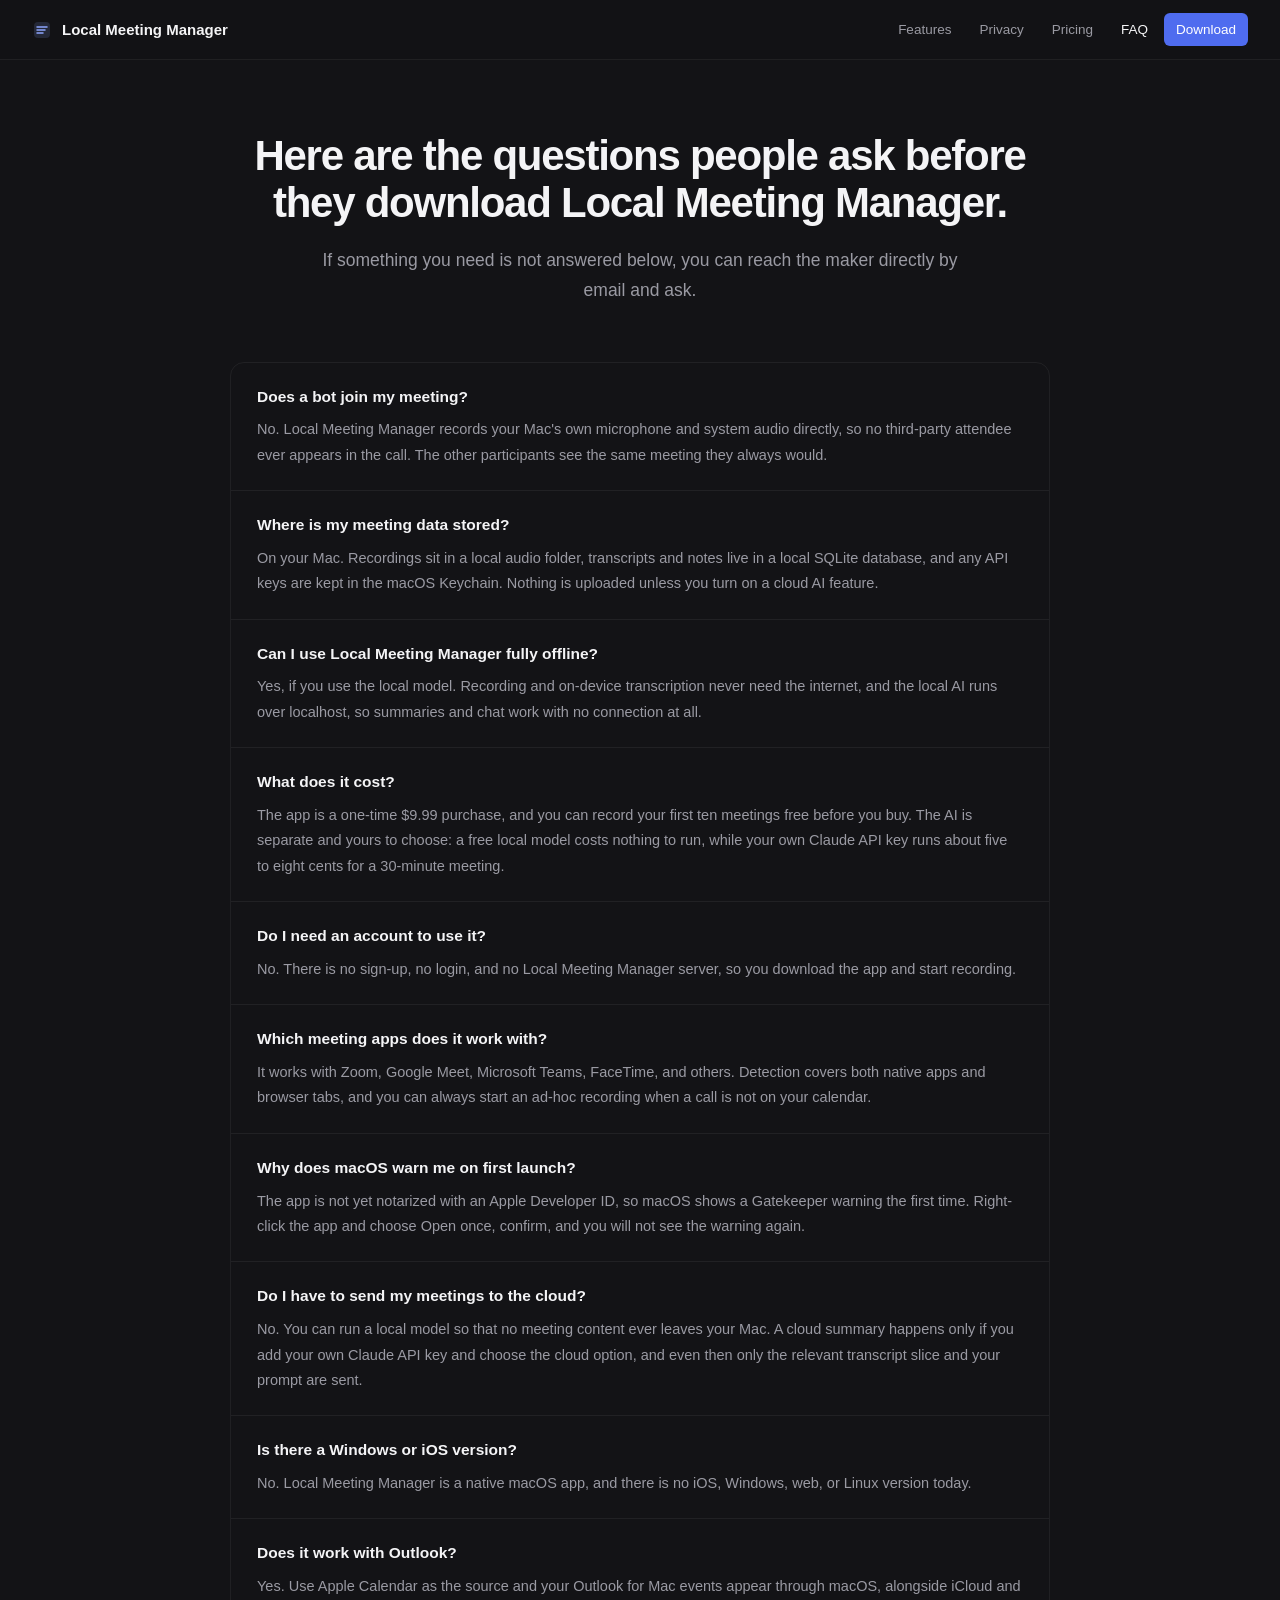
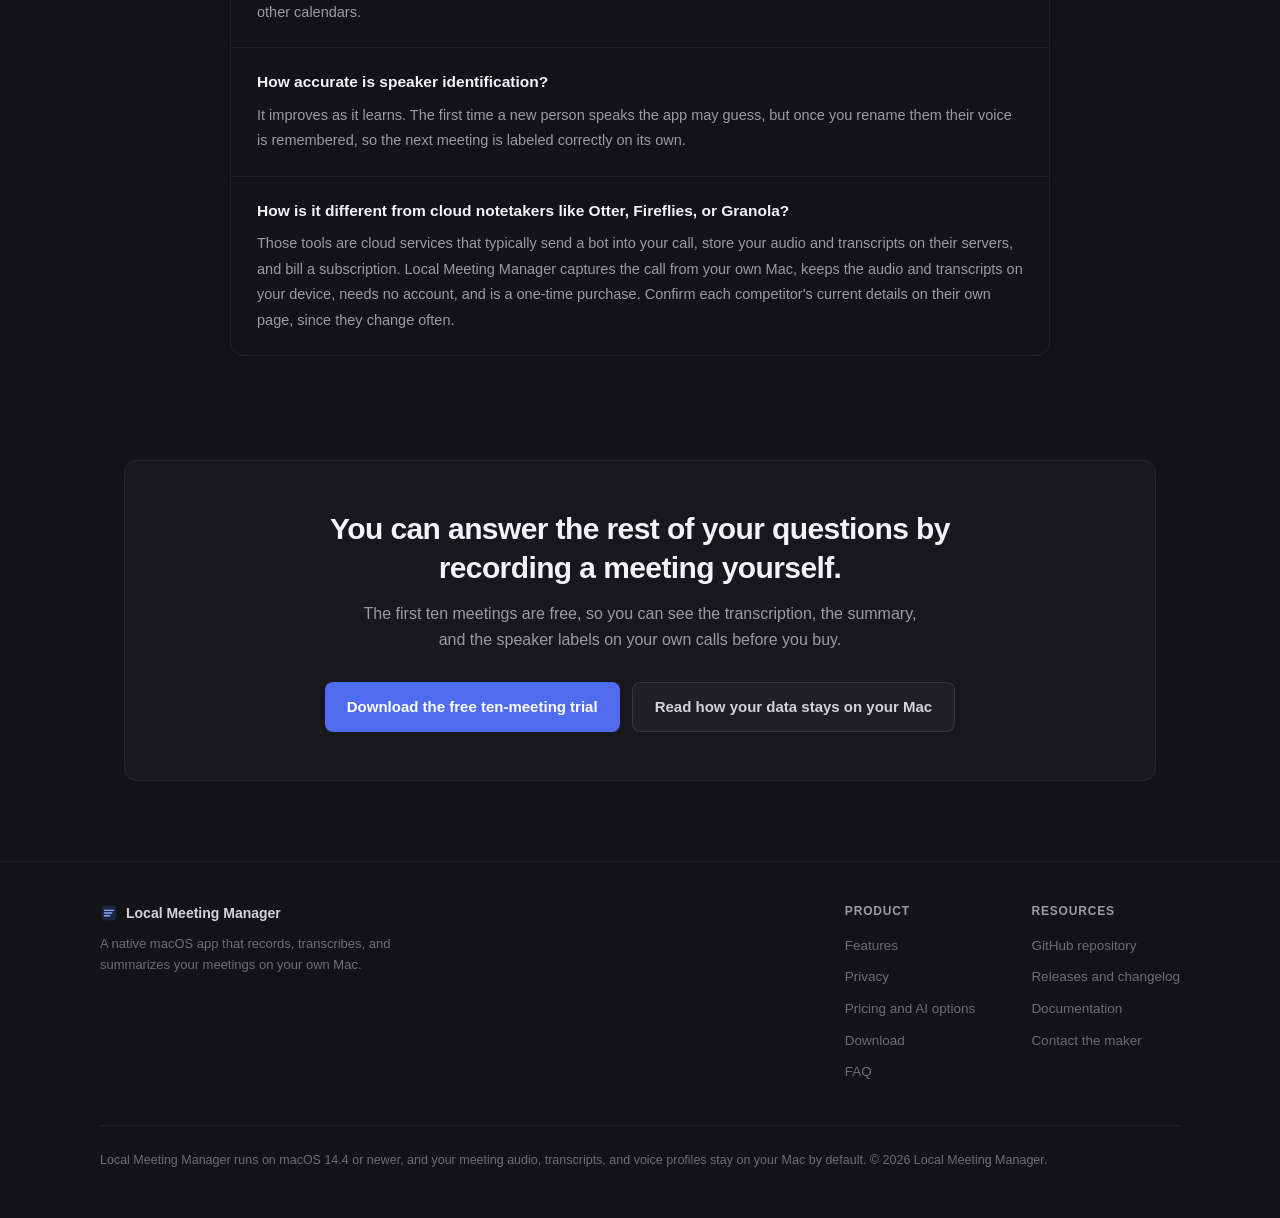
<file: faq.html>
<!DOCTYPE html>
<html lang="en">
<head>
  <meta charset="UTF-8" />
  <meta name="viewport" content="width=device-width, initial-scale=1.0" />

  <title>FAQ — Local Meeting Manager | Privacy, Cost, and How It Works</title>
  <meta name="description" content="Answers about Local Meeting Manager: whether a bot joins your call, where your data is stored, using it offline, the one-time $9.99 price and bring-your-own AI, supported meeting apps, the first-launch Gatekeeper warning, and how it compares to cloud notetakers." />
  <link rel="canonical" href="https://parkerrl-91.github.io/localchronicle-site/faq.html" />
  <meta name="robots" content="index, follow" />
  <link rel="icon" type="image/svg+xml" href="favicon.svg" />

  <meta property="og:type" content="website" />
  <meta property="og:url" content="https://parkerrl-91.github.io/localchronicle-site/faq.html" />
  <meta property="og:title" content="FAQ — Local Meeting Manager" />
  <meta property="og:description" content="Whether a bot joins your call, where your data lives, offline use, the price and AI options, and how it compares to cloud notetakers." />
  <meta property="og:image" content="https://parkerrl-91.github.io/localchronicle-site/og-image.png" />
  <meta property="og:site_name" content="Local Meeting Manager" />

  <script type="application/ld+json">
  [
    {
      "@context": "https://schema.org",
      "@type": "BreadcrumbList",
      "itemListElement": [
        { "@type": "ListItem", "position": 1, "name": "Home", "item": "https://parkerrl-91.github.io/localchronicle-site/" },
        { "@type": "ListItem", "position": 2, "name": "FAQ", "item": "https://parkerrl-91.github.io/localchronicle-site/faq.html" }
      ]
    },
    {
      "@context": "https://schema.org",
      "@type": "FAQPage",
      "mainEntity": [
        { "@type": "Question", "name": "Does a bot join my meeting?", "acceptedAnswer": { "@type": "Answer", "text": "No. Local Meeting Manager records your Mac's own microphone and system audio directly, so no third-party attendee ever appears in the call. The other participants see the same meeting they always would." } },
        { "@type": "Question", "name": "Where is my meeting data stored?", "acceptedAnswer": { "@type": "Answer", "text": "On your Mac. Recordings sit in a local audio folder, transcripts and notes live in a local SQLite database, and any API keys are kept in the macOS Keychain. Nothing is uploaded unless you turn on a cloud AI feature." } },
        { "@type": "Question", "name": "Can I use Local Meeting Manager fully offline?", "acceptedAnswer": { "@type": "Answer", "text": "Yes, if you use the local model. Recording and on-device transcription never need the internet, and the local AI runs over localhost, so summaries and chat work with no connection at all." } },
        { "@type": "Question", "name": "What does it cost?", "acceptedAnswer": { "@type": "Answer", "text": "The app is a one-time $9.99 purchase, and you can record your first ten meetings free before you buy. The AI is separate and yours to choose: a free local model costs nothing to run, while your own Claude API key runs about five to eight cents for a 30-minute meeting." } },
        { "@type": "Question", "name": "Do I need an account to use it?", "acceptedAnswer": { "@type": "Answer", "text": "No. There is no sign-up, no login, and no Local Meeting Manager server, so you download the app and start recording." } },
        { "@type": "Question", "name": "Which meeting apps does it work with?", "acceptedAnswer": { "@type": "Answer", "text": "It works with Zoom, Google Meet, Microsoft Teams, FaceTime, and others. Detection covers both native apps and browser tabs, and you can always start an ad-hoc recording when a call is not on your calendar." } },
        { "@type": "Question", "name": "Why does macOS warn me on first launch?", "acceptedAnswer": { "@type": "Answer", "text": "The app is not yet notarized with an Apple Developer ID, so macOS shows a Gatekeeper warning the first time. Right-click the app and choose Open once, confirm, and you will not see the warning again." } },
        { "@type": "Question", "name": "Do I have to send my meetings to the cloud?", "acceptedAnswer": { "@type": "Answer", "text": "No. You can run a local model so that no meeting content ever leaves your Mac. A cloud summary happens only if you add your own Claude API key and choose the cloud option, and even then only the relevant transcript slice and your prompt are sent." } },
        { "@type": "Question", "name": "Is there a Windows or iOS version?", "acceptedAnswer": { "@type": "Answer", "text": "No. Local Meeting Manager is a native macOS app, and there is no iOS, Windows, web, or Linux version today." } },
        { "@type": "Question", "name": "Does it work with Outlook?", "acceptedAnswer": { "@type": "Answer", "text": "Yes. Use Apple Calendar as the source and your Outlook for Mac events appear through macOS, alongside iCloud and other calendars." } },
        { "@type": "Question", "name": "How accurate is speaker identification?", "acceptedAnswer": { "@type": "Answer", "text": "It improves as it learns. The first time a new person speaks the app may guess, but once you rename them their voice is remembered, so the next meeting is labeled correctly on its own." } },
        { "@type": "Question", "name": "How is it different from cloud notetakers like Otter, Fireflies, or Granola?", "acceptedAnswer": { "@type": "Answer", "text": "Those tools are cloud services that typically send a bot into your call, store your audio and transcripts on their servers, and bill a subscription. Local Meeting Manager captures the call from your own Mac, keeps the audio and transcripts on your device, needs no account, and is a one-time purchase. Confirm each competitor's current details on their own page, since they change often." } }
      ]
    }
  ]
  </script>

  <link rel="stylesheet" href="styles.css" />
</head>
<body>

<nav>
  <a href="index.html" class="nav-logo">
    <svg width="20" height="20" viewBox="0 0 20 20" fill="none"><rect x="2" y="2" width="16" height="16" rx="4" fill="currentColor" opacity=".15"/><path d="M5 7h10M5 10h8M5 13h6" stroke="currentColor" stroke-width="1.5" stroke-linecap="round"/></svg>
    Local Meeting Manager
  </a>
  <div class="nav-links">
    <a href="features.html">Features</a>
    <a href="privacy.html">Privacy</a>
    <a href="pricing.html">Pricing</a>
    <a href="faq.html" class="active">FAQ</a>
    <a href="download.html" class="btn-nav">Download</a>
  </div>
</nav>

<header class="page-hero">
  <h1>Here are the questions people ask before they download Local Meeting Manager.</h1>
  <p>If something you need is not answered below, you can reach the maker directly by email and ask.</p>
</header>

<section style="padding-top:48px;">
  <div class="container">
    <div class="faq-grid">
      <div class="faq-item">
        <div class="faq-q">Does a bot join my meeting?</div>
        <div class="faq-a">No. Local Meeting Manager records your Mac's own microphone and system audio directly, so no third-party attendee ever appears in the call. The other participants see the same meeting they always would.</div>
      </div>
      <div class="faq-item">
        <div class="faq-q">Where is my meeting data stored?</div>
        <div class="faq-a">On your Mac. Recordings sit in a local audio folder, transcripts and notes live in a local SQLite database, and any API keys are kept in the macOS Keychain. Nothing is uploaded unless you turn on a cloud AI feature.</div>
      </div>
      <div class="faq-item">
        <div class="faq-q">Can I use Local Meeting Manager fully offline?</div>
        <div class="faq-a">Yes, if you use the local model. Recording and on-device transcription never need the internet, and the local AI runs over localhost, so summaries and chat work with no connection at all.</div>
      </div>
      <div class="faq-item">
        <div class="faq-q">What does it cost?</div>
        <div class="faq-a">The app is a one-time $9.99 purchase, and you can record your first ten meetings free before you buy. The AI is separate and yours to choose: a free local model costs nothing to run, while your own Claude API key runs about five to eight cents for a 30-minute meeting.</div>
      </div>
      <div class="faq-item">
        <div class="faq-q">Do I need an account to use it?</div>
        <div class="faq-a">No. There is no sign-up, no login, and no Local Meeting Manager server, so you download the app and start recording.</div>
      </div>
      <div class="faq-item">
        <div class="faq-q">Which meeting apps does it work with?</div>
        <div class="faq-a">It works with Zoom, Google Meet, Microsoft Teams, FaceTime, and others. Detection covers both native apps and browser tabs, and you can always start an ad-hoc recording when a call is not on your calendar.</div>
      </div>
      <div class="faq-item">
        <div class="faq-q">Why does macOS warn me on first launch?</div>
        <div class="faq-a">The app is not yet notarized with an Apple Developer ID, so macOS shows a Gatekeeper warning the first time. Right-click the app and choose Open once, confirm, and you will not see the warning again.</div>
      </div>
      <div class="faq-item">
        <div class="faq-q">Do I have to send my meetings to the cloud?</div>
        <div class="faq-a">No. You can run a local model so that no meeting content ever leaves your Mac. A cloud summary happens only if you add your own Claude API key and choose the cloud option, and even then only the relevant transcript slice and your prompt are sent.</div>
      </div>
      <div class="faq-item">
        <div class="faq-q">Is there a Windows or iOS version?</div>
        <div class="faq-a">No. Local Meeting Manager is a native macOS app, and there is no iOS, Windows, web, or Linux version today.</div>
      </div>
      <div class="faq-item">
        <div class="faq-q">Does it work with Outlook?</div>
        <div class="faq-a">Yes. Use Apple Calendar as the source and your Outlook for Mac events appear through macOS, alongside iCloud and other calendars.</div>
      </div>
      <div class="faq-item">
        <div class="faq-q">How accurate is speaker identification?</div>
        <div class="faq-a">It improves as it learns. The first time a new person speaks the app may guess, but once you rename them their voice is remembered, so the next meeting is labeled correctly on its own.</div>
      </div>
      <div class="faq-item">
        <div class="faq-q">How is it different from cloud notetakers like Otter, Fireflies, or Granola?</div>
        <div class="faq-a">Those tools are cloud services that typically send a bot into your call, store your audio and transcripts on their servers, and bill a subscription. Local Meeting Manager captures the call from your own Mac, keeps the audio and transcripts on your device, needs no account, and is a one-time purchase. Confirm each competitor's current details on their own page, since they change often.</div>
      </div>
    </div>
  </div>
</section>

<section style="padding-top:24px;">
  <div class="container">
    <div class="cta-band">
      <h2>You can answer the rest of your questions by recording a meeting yourself.</h2>
      <p>The first ten meetings are free, so you can see the transcription, the summary, and the speaker labels on your own calls before you buy.</p>
      <div class="cta-actions">
        <a href="download.html" class="btn btn-primary">Download the free ten-meeting trial</a>
        <a href="privacy.html" class="btn btn-ghost">Read how your data stays on your Mac</a>
      </div>
    </div>
  </div>
</section>

<footer>
  <div class="footer-inner">
    <div class="footer-brand">
      <div class="footer-logo">
        <svg width="18" height="18" viewBox="0 0 20 20" fill="none"><rect x="2" y="2" width="16" height="16" rx="4" fill="#4F6CEF" opacity=".2"/><path d="M5 7h10M5 10h8M5 13h6" stroke="#8EA7FF" stroke-width="1.5" stroke-linecap="round"/></svg>
        Local Meeting Manager
      </div>
      <p>A native macOS app that records, transcribes, and summarizes your meetings on your own Mac.</p>
    </div>
    <div class="footer-cols">
      <div class="footer-col">
        <h4>Product</h4>
        <a href="features.html">Features</a>
        <a href="privacy.html">Privacy</a>
        <a href="pricing.html">Pricing and AI options</a>
        <a href="download.html">Download</a>
        <a href="faq.html">FAQ</a>
      </div>
      <div class="footer-col">
        <h4>Resources</h4>
        <a href="https://github.com/ParkerRL-91/Meeting-Manager">GitHub repository</a>
        <a href="https://github.com/ParkerRL-91/Meeting-Manager/releases">Releases and changelog</a>
        <a href="https://github.com/ParkerRL-91/Meeting-Manager/tree/main/docs/user">Documentation</a>
        <a href="mailto:parker@phenotips.com">Contact the maker</a>
      </div>
    </div>
  </div>
  <div class="footer-base">
    Local Meeting Manager runs on macOS 14.4 or newer, and your meeting audio, transcripts, and voice profiles stay on your Mac by default. © 2026 Local Meeting Manager.
  </div>
</footer>

</body>
</html>
</file>
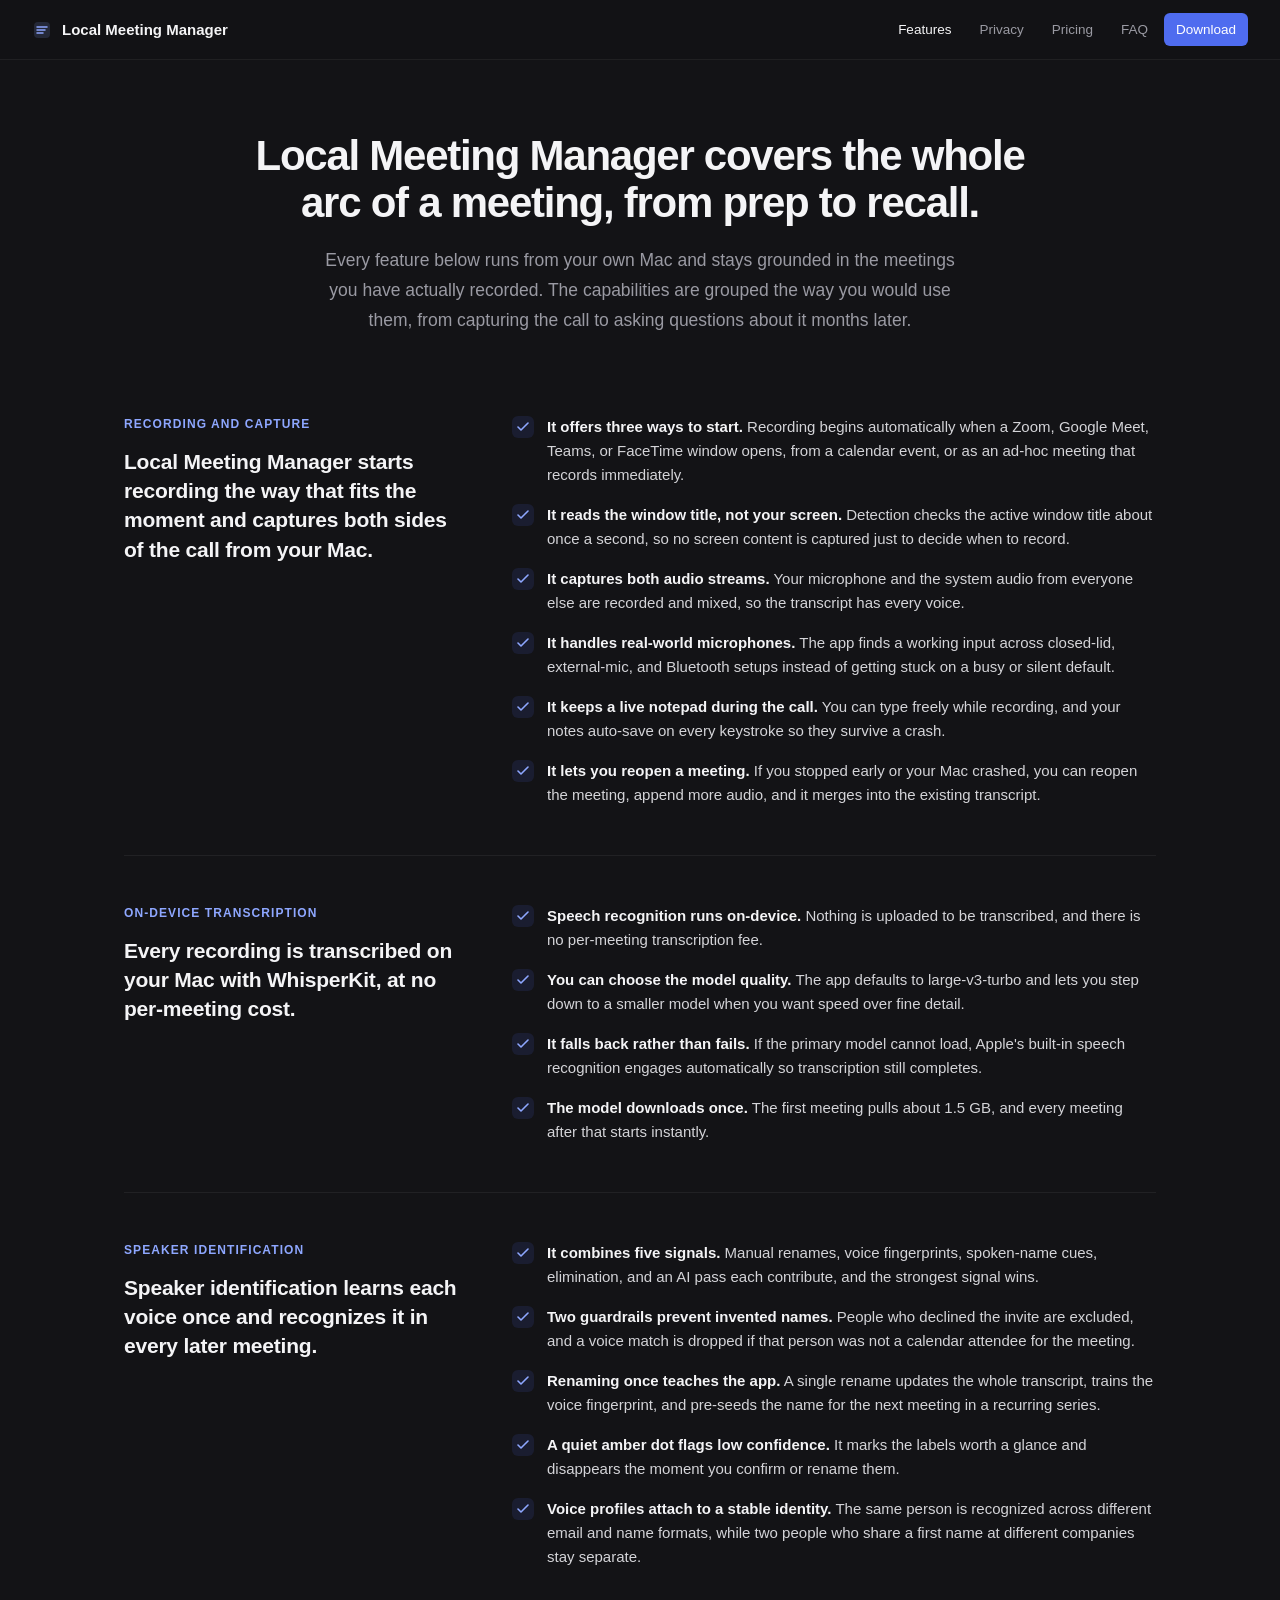
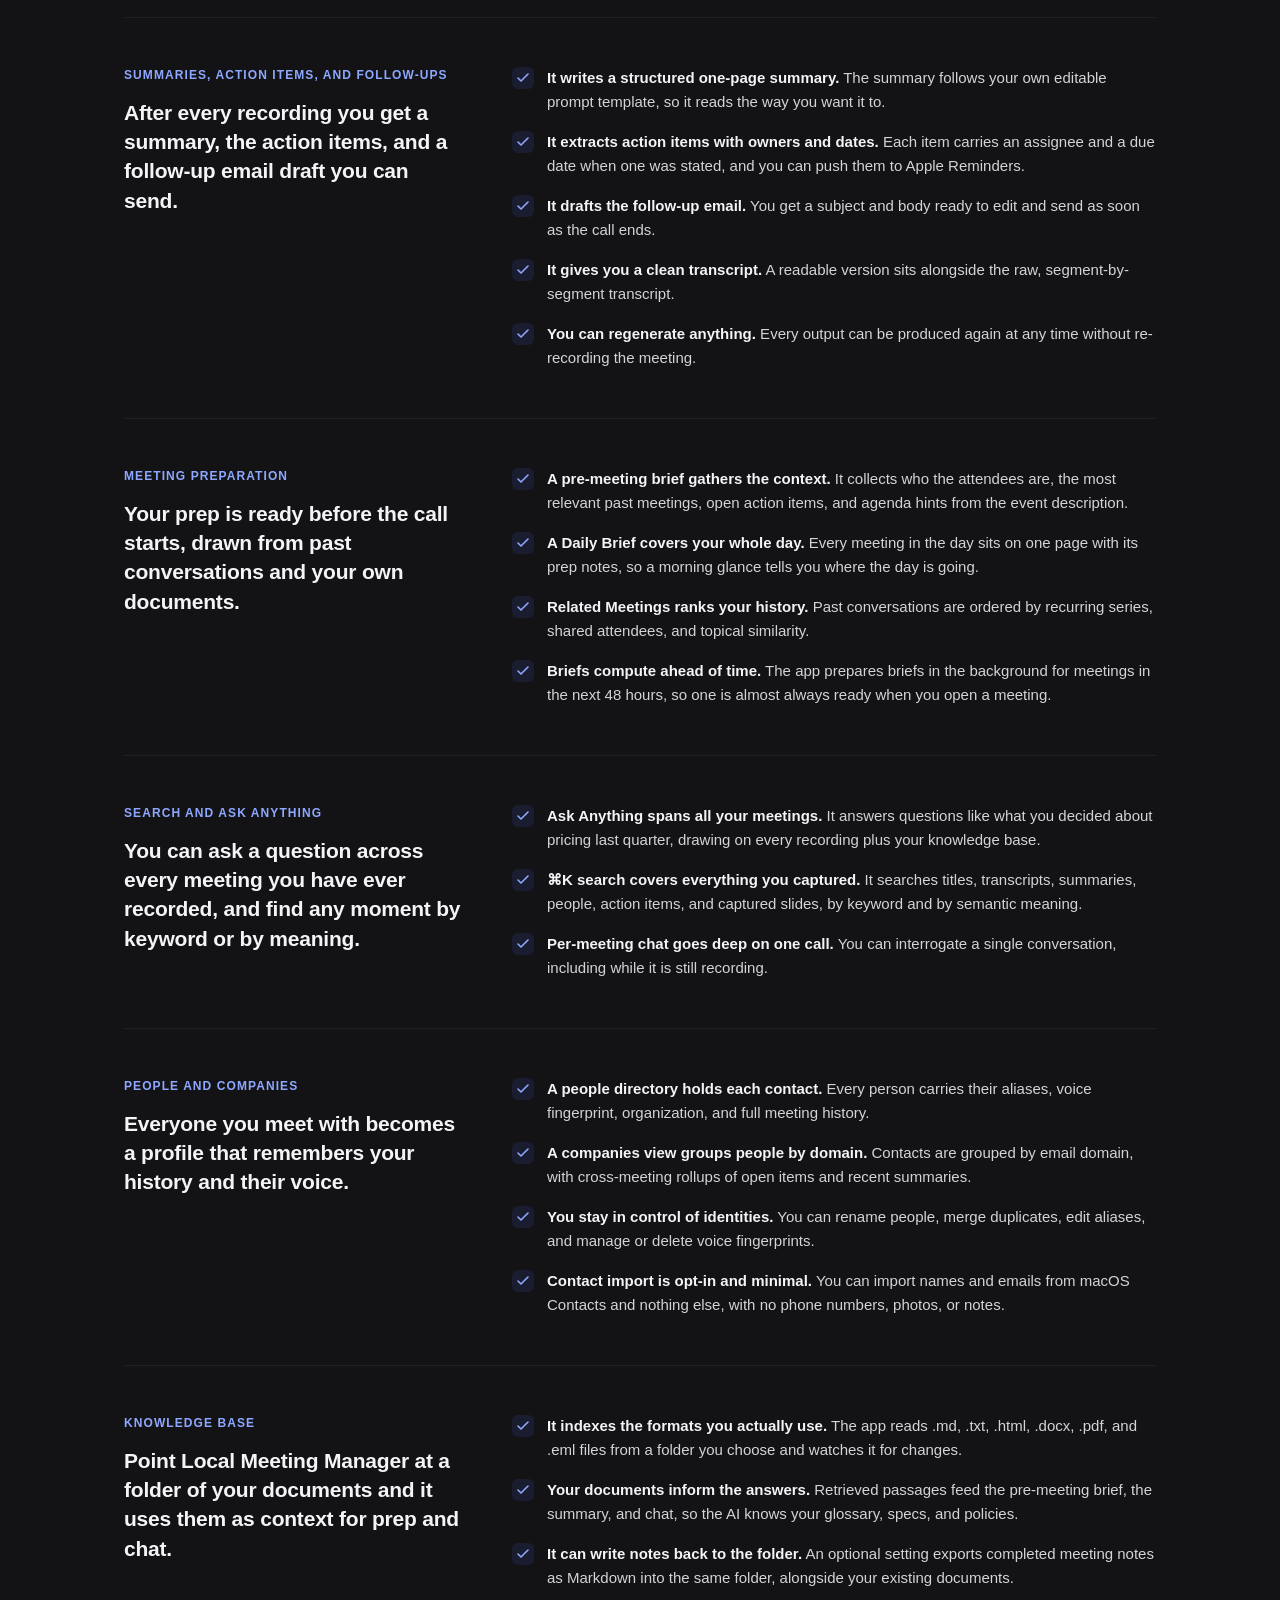
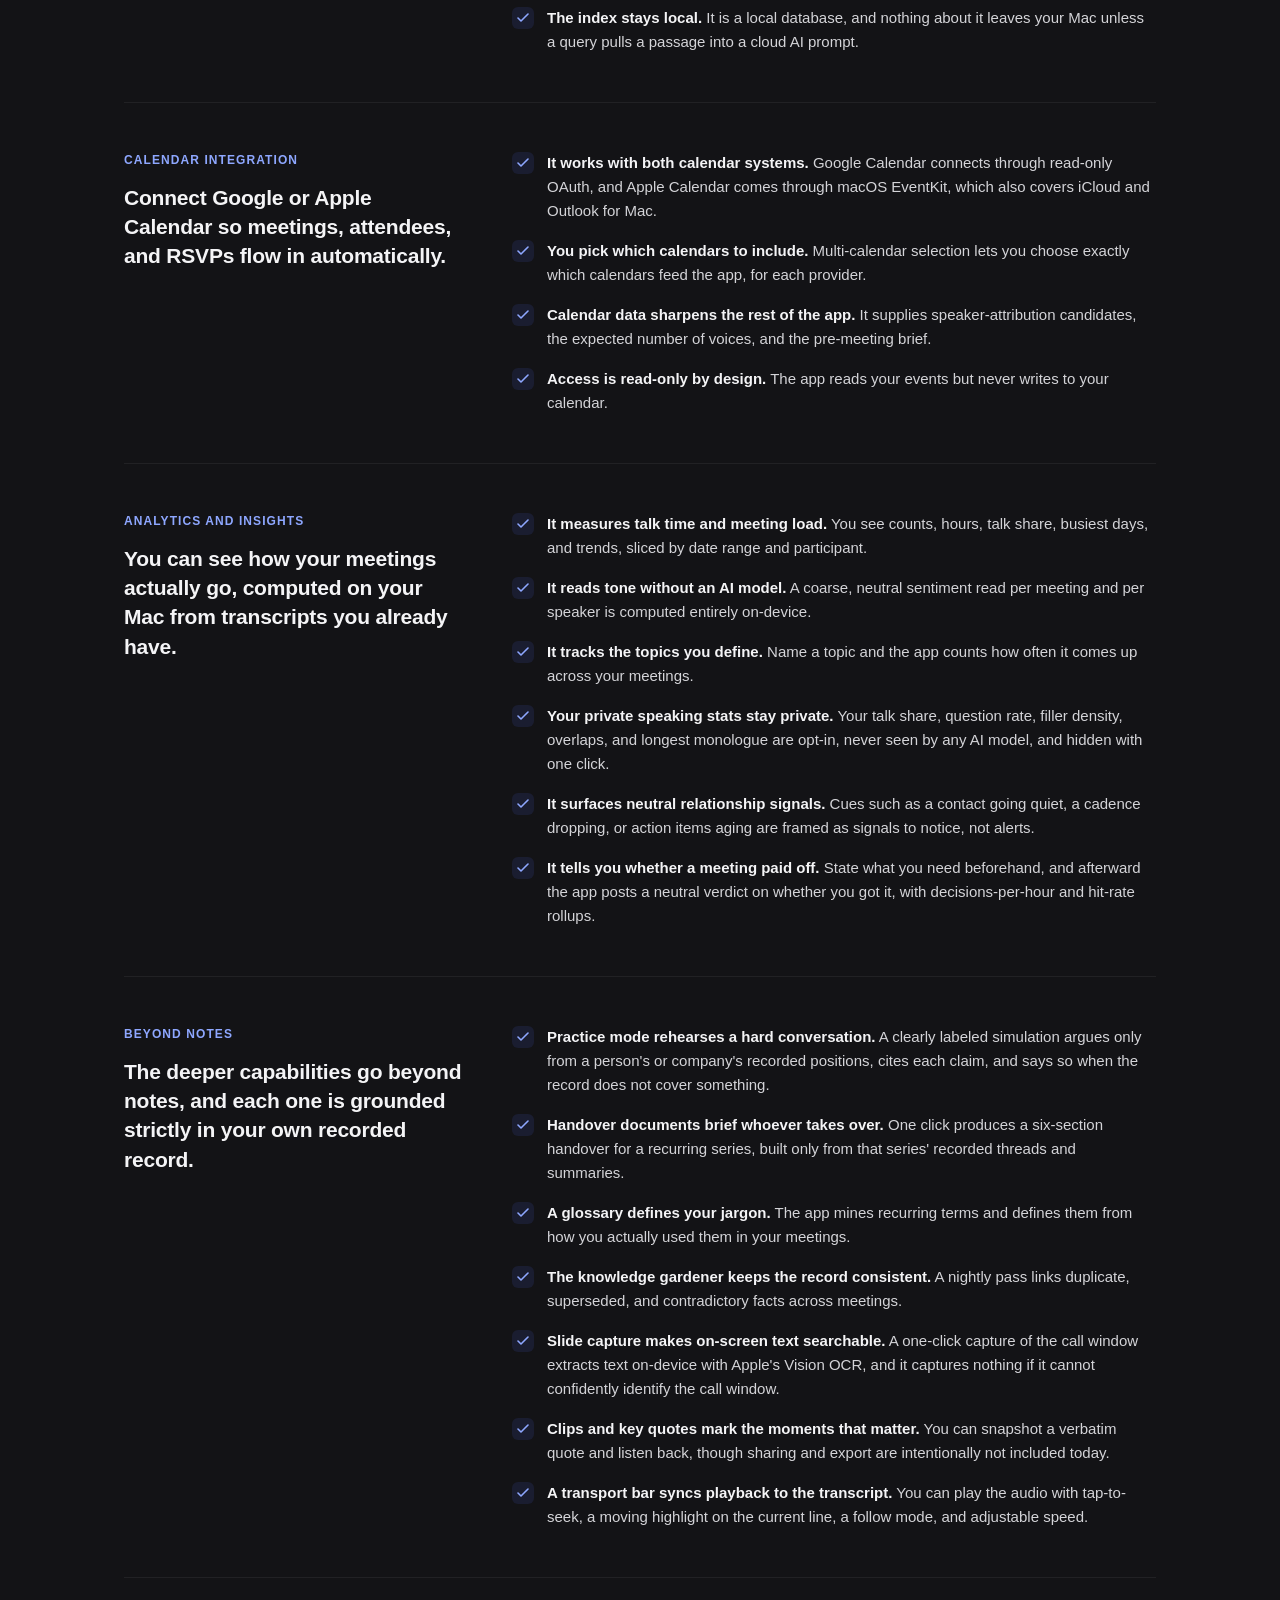
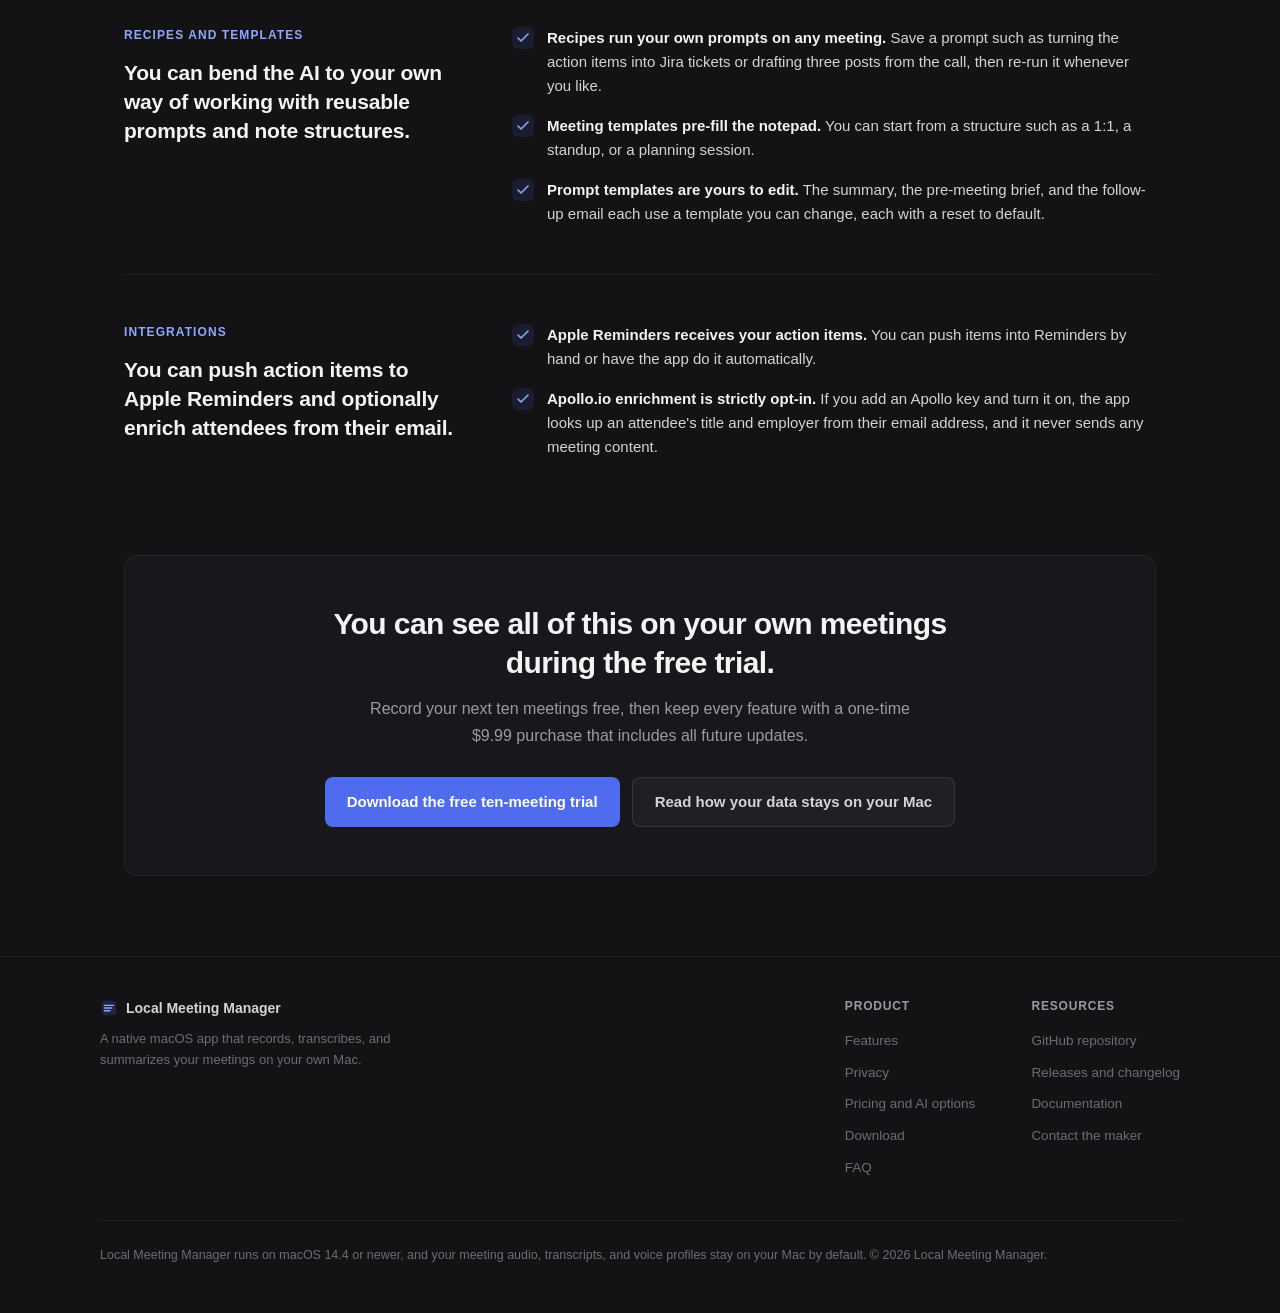
<file: features.html>
<!DOCTYPE html>
<html lang="en">
<head>
  <meta charset="UTF-8" />
  <meta name="viewport" content="width=device-width, initial-scale=1.0" />

  <title>Features — Local Meeting Manager | Recording, Speaker ID, Briefs, Search</title>
  <meta name="description" content="Every Local Meeting Manager feature, from no-bot recording and on-device transcription to speaker identification, pre-meeting briefs, cross-meeting search, a people and company directory, a knowledge base, and on-device analytics." />
  <link rel="canonical" href="https://parkerrl-91.github.io/localchronicle-site/features.html" />
  <meta name="robots" content="index, follow" />
  <link rel="icon" type="image/svg+xml" href="favicon.svg" />

  <meta property="og:type" content="website" />
  <meta property="og:url" content="https://parkerrl-91.github.io/localchronicle-site/features.html" />
  <meta property="og:title" content="Features — Local Meeting Manager" />
  <meta property="og:description" content="From no-bot recording and on-device transcription to speaker identity, prep briefs, cross-meeting search, and on-device analytics — all from your own Mac." />
  <meta property="og:image" content="https://parkerrl-91.github.io/localchronicle-site/og-image.png" />
  <meta property="og:site_name" content="Local Meeting Manager" />

  <script type="application/ld+json">
  {
    "@context": "https://schema.org",
    "@type": "BreadcrumbList",
    "itemListElement": [
      { "@type": "ListItem", "position": 1, "name": "Home", "item": "https://parkerrl-91.github.io/localchronicle-site/" },
      { "@type": "ListItem", "position": 2, "name": "Features", "item": "https://parkerrl-91.github.io/localchronicle-site/features.html" }
    ]
  }
  </script>

  <link rel="stylesheet" href="styles.css" />
</head>
<body>

<nav>
  <a href="index.html" class="nav-logo">
    <svg width="20" height="20" viewBox="0 0 20 20" fill="none">
      <rect x="2" y="2" width="16" height="16" rx="4" fill="currentColor" opacity=".15"/>
      <path d="M5 7h10M5 10h8M5 13h6" stroke="currentColor" stroke-width="1.5" stroke-linecap="round"/>
    </svg>
    Local Meeting Manager
  </a>
  <div class="nav-links">
    <a href="features.html" class="active">Features</a>
    <a href="privacy.html">Privacy</a>
    <a href="pricing.html">Pricing</a>
    <a href="faq.html">FAQ</a>
    <a href="download.html" class="btn-nav">Download</a>
  </div>
</nav>

<header class="page-hero">
  <h1>Local Meeting Manager covers the whole arc of a meeting, from prep to recall.</h1>
  <p>Every feature below runs from your own Mac and stays grounded in the meetings you have actually recorded. The capabilities are grouped the way you would use them, from capturing the call to asking questions about it months later.</p>
</header>

<main class="container" style="padding-top:48px; padding-bottom:24px;">

  <!-- 1. Recording and capture -->
  <section class="feature-section" style="padding-top:24px;">
    <div class="fs-head">
      <div class="fs-kicker">Recording and capture</div>
      <p class="fs-claim">Local Meeting Manager starts recording the way that fits the moment and captures both sides of the call from your Mac.</p>
    </div>
    <ul class="fs-points">
      <li><span class="pt-mark"><svg viewBox="0 0 12 10" fill="none"><path d="M1 5L4 8L11 1" stroke="currentColor" stroke-width="1.6" stroke-linecap="round" stroke-linejoin="round"/></svg></span><span><strong>It offers three ways to start.</strong> Recording begins automatically when a Zoom, Google Meet, Teams, or FaceTime window opens, from a calendar event, or as an ad-hoc meeting that records immediately.</span></li>
      <li><span class="pt-mark"><svg viewBox="0 0 12 10" fill="none"><path d="M1 5L4 8L11 1" stroke="currentColor" stroke-width="1.6" stroke-linecap="round" stroke-linejoin="round"/></svg></span><span><strong>It reads the window title, not your screen.</strong> Detection checks the active window title about once a second, so no screen content is captured just to decide when to record.</span></li>
      <li><span class="pt-mark"><svg viewBox="0 0 12 10" fill="none"><path d="M1 5L4 8L11 1" stroke="currentColor" stroke-width="1.6" stroke-linecap="round" stroke-linejoin="round"/></svg></span><span><strong>It captures both audio streams.</strong> Your microphone and the system audio from everyone else are recorded and mixed, so the transcript has every voice.</span></li>
      <li><span class="pt-mark"><svg viewBox="0 0 12 10" fill="none"><path d="M1 5L4 8L11 1" stroke="currentColor" stroke-width="1.6" stroke-linecap="round" stroke-linejoin="round"/></svg></span><span><strong>It handles real-world microphones.</strong> The app finds a working input across closed-lid, external-mic, and Bluetooth setups instead of getting stuck on a busy or silent default.</span></li>
      <li><span class="pt-mark"><svg viewBox="0 0 12 10" fill="none"><path d="M1 5L4 8L11 1" stroke="currentColor" stroke-width="1.6" stroke-linecap="round" stroke-linejoin="round"/></svg></span><span><strong>It keeps a live notepad during the call.</strong> You can type freely while recording, and your notes auto-save on every keystroke so they survive a crash.</span></li>
      <li><span class="pt-mark"><svg viewBox="0 0 12 10" fill="none"><path d="M1 5L4 8L11 1" stroke="currentColor" stroke-width="1.6" stroke-linecap="round" stroke-linejoin="round"/></svg></span><span><strong>It lets you reopen a meeting.</strong> If you stopped early or your Mac crashed, you can reopen the meeting, append more audio, and it merges into the existing transcript.</span></li>
    </ul>
  </section>

  <!-- 2. On-device transcription -->
  <section class="feature-section">
    <div class="fs-head">
      <div class="fs-kicker">On-device transcription</div>
      <p class="fs-claim">Every recording is transcribed on your Mac with WhisperKit, at no per-meeting cost.</p>
    </div>
    <ul class="fs-points">
      <li><span class="pt-mark"><svg viewBox="0 0 12 10" fill="none"><path d="M1 5L4 8L11 1" stroke="currentColor" stroke-width="1.6" stroke-linecap="round" stroke-linejoin="round"/></svg></span><span><strong>Speech recognition runs on-device.</strong> Nothing is uploaded to be transcribed, and there is no per-meeting transcription fee.</span></li>
      <li><span class="pt-mark"><svg viewBox="0 0 12 10" fill="none"><path d="M1 5L4 8L11 1" stroke="currentColor" stroke-width="1.6" stroke-linecap="round" stroke-linejoin="round"/></svg></span><span><strong>You can choose the model quality.</strong> The app defaults to large-v3-turbo and lets you step down to a smaller model when you want speed over fine detail.</span></li>
      <li><span class="pt-mark"><svg viewBox="0 0 12 10" fill="none"><path d="M1 5L4 8L11 1" stroke="currentColor" stroke-width="1.6" stroke-linecap="round" stroke-linejoin="round"/></svg></span><span><strong>It falls back rather than fails.</strong> If the primary model cannot load, Apple's built-in speech recognition engages automatically so transcription still completes.</span></li>
      <li><span class="pt-mark"><svg viewBox="0 0 12 10" fill="none"><path d="M1 5L4 8L11 1" stroke="currentColor" stroke-width="1.6" stroke-linecap="round" stroke-linejoin="round"/></svg></span><span><strong>The model downloads once.</strong> The first meeting pulls about 1.5 GB, and every meeting after that starts instantly.</span></li>
    </ul>
  </section>

  <!-- 3. Speaker identification -->
  <section class="feature-section">
    <div class="fs-head">
      <div class="fs-kicker">Speaker identification</div>
      <p class="fs-claim">Speaker identification learns each voice once and recognizes it in every later meeting.</p>
    </div>
    <ul class="fs-points">
      <li><span class="pt-mark"><svg viewBox="0 0 12 10" fill="none"><path d="M1 5L4 8L11 1" stroke="currentColor" stroke-width="1.6" stroke-linecap="round" stroke-linejoin="round"/></svg></span><span><strong>It combines five signals.</strong> Manual renames, voice fingerprints, spoken-name cues, elimination, and an AI pass each contribute, and the strongest signal wins.</span></li>
      <li><span class="pt-mark"><svg viewBox="0 0 12 10" fill="none"><path d="M1 5L4 8L11 1" stroke="currentColor" stroke-width="1.6" stroke-linecap="round" stroke-linejoin="round"/></svg></span><span><strong>Two guardrails prevent invented names.</strong> People who declined the invite are excluded, and a voice match is dropped if that person was not a calendar attendee for the meeting.</span></li>
      <li><span class="pt-mark"><svg viewBox="0 0 12 10" fill="none"><path d="M1 5L4 8L11 1" stroke="currentColor" stroke-width="1.6" stroke-linecap="round" stroke-linejoin="round"/></svg></span><span><strong>Renaming once teaches the app.</strong> A single rename updates the whole transcript, trains the voice fingerprint, and pre-seeds the name for the next meeting in a recurring series.</span></li>
      <li><span class="pt-mark"><svg viewBox="0 0 12 10" fill="none"><path d="M1 5L4 8L11 1" stroke="currentColor" stroke-width="1.6" stroke-linecap="round" stroke-linejoin="round"/></svg></span><span><strong>A quiet amber dot flags low confidence.</strong> It marks the labels worth a glance and disappears the moment you confirm or rename them.</span></li>
      <li><span class="pt-mark"><svg viewBox="0 0 12 10" fill="none"><path d="M1 5L4 8L11 1" stroke="currentColor" stroke-width="1.6" stroke-linecap="round" stroke-linejoin="round"/></svg></span><span><strong>Voice profiles attach to a stable identity.</strong> The same person is recognized across different email and name formats, while two people who share a first name at different companies stay separate.</span></li>
    </ul>
  </section>

  <!-- 4. Summaries, action items, follow-ups -->
  <section class="feature-section">
    <div class="fs-head">
      <div class="fs-kicker">Summaries, action items, and follow-ups</div>
      <p class="fs-claim">After every recording you get a summary, the action items, and a follow-up email draft you can send.</p>
    </div>
    <ul class="fs-points">
      <li><span class="pt-mark"><svg viewBox="0 0 12 10" fill="none"><path d="M1 5L4 8L11 1" stroke="currentColor" stroke-width="1.6" stroke-linecap="round" stroke-linejoin="round"/></svg></span><span><strong>It writes a structured one-page summary.</strong> The summary follows your own editable prompt template, so it reads the way you want it to.</span></li>
      <li><span class="pt-mark"><svg viewBox="0 0 12 10" fill="none"><path d="M1 5L4 8L11 1" stroke="currentColor" stroke-width="1.6" stroke-linecap="round" stroke-linejoin="round"/></svg></span><span><strong>It extracts action items with owners and dates.</strong> Each item carries an assignee and a due date when one was stated, and you can push them to Apple Reminders.</span></li>
      <li><span class="pt-mark"><svg viewBox="0 0 12 10" fill="none"><path d="M1 5L4 8L11 1" stroke="currentColor" stroke-width="1.6" stroke-linecap="round" stroke-linejoin="round"/></svg></span><span><strong>It drafts the follow-up email.</strong> You get a subject and body ready to edit and send as soon as the call ends.</span></li>
      <li><span class="pt-mark"><svg viewBox="0 0 12 10" fill="none"><path d="M1 5L4 8L11 1" stroke="currentColor" stroke-width="1.6" stroke-linecap="round" stroke-linejoin="round"/></svg></span><span><strong>It gives you a clean transcript.</strong> A readable version sits alongside the raw, segment-by-segment transcript.</span></li>
      <li><span class="pt-mark"><svg viewBox="0 0 12 10" fill="none"><path d="M1 5L4 8L11 1" stroke="currentColor" stroke-width="1.6" stroke-linecap="round" stroke-linejoin="round"/></svg></span><span><strong>You can regenerate anything.</strong> Every output can be produced again at any time without re-recording the meeting.</span></li>
    </ul>
  </section>

  <!-- 5. Meeting preparation -->
  <section class="feature-section">
    <div class="fs-head">
      <div class="fs-kicker">Meeting preparation</div>
      <p class="fs-claim">Your prep is ready before the call starts, drawn from past conversations and your own documents.</p>
    </div>
    <ul class="fs-points">
      <li><span class="pt-mark"><svg viewBox="0 0 12 10" fill="none"><path d="M1 5L4 8L11 1" stroke="currentColor" stroke-width="1.6" stroke-linecap="round" stroke-linejoin="round"/></svg></span><span><strong>A pre-meeting brief gathers the context.</strong> It collects who the attendees are, the most relevant past meetings, open action items, and agenda hints from the event description.</span></li>
      <li><span class="pt-mark"><svg viewBox="0 0 12 10" fill="none"><path d="M1 5L4 8L11 1" stroke="currentColor" stroke-width="1.6" stroke-linecap="round" stroke-linejoin="round"/></svg></span><span><strong>A Daily Brief covers your whole day.</strong> Every meeting in the day sits on one page with its prep notes, so a morning glance tells you where the day is going.</span></li>
      <li><span class="pt-mark"><svg viewBox="0 0 12 10" fill="none"><path d="M1 5L4 8L11 1" stroke="currentColor" stroke-width="1.6" stroke-linecap="round" stroke-linejoin="round"/></svg></span><span><strong>Related Meetings ranks your history.</strong> Past conversations are ordered by recurring series, shared attendees, and topical similarity.</span></li>
      <li><span class="pt-mark"><svg viewBox="0 0 12 10" fill="none"><path d="M1 5L4 8L11 1" stroke="currentColor" stroke-width="1.6" stroke-linecap="round" stroke-linejoin="round"/></svg></span><span><strong>Briefs compute ahead of time.</strong> The app prepares briefs in the background for meetings in the next 48 hours, so one is almost always ready when you open a meeting.</span></li>
    </ul>
  </section>

  <!-- 6. Search and Ask Anything -->
  <section class="feature-section">
    <div class="fs-head">
      <div class="fs-kicker">Search and Ask Anything</div>
      <p class="fs-claim">You can ask a question across every meeting you have ever recorded, and find any moment by keyword or by meaning.</p>
    </div>
    <ul class="fs-points">
      <li><span class="pt-mark"><svg viewBox="0 0 12 10" fill="none"><path d="M1 5L4 8L11 1" stroke="currentColor" stroke-width="1.6" stroke-linecap="round" stroke-linejoin="round"/></svg></span><span><strong>Ask Anything spans all your meetings.</strong> It answers questions like what you decided about pricing last quarter, drawing on every recording plus your knowledge base.</span></li>
      <li><span class="pt-mark"><svg viewBox="0 0 12 10" fill="none"><path d="M1 5L4 8L11 1" stroke="currentColor" stroke-width="1.6" stroke-linecap="round" stroke-linejoin="round"/></svg></span><span><strong>⌘K search covers everything you captured.</strong> It searches titles, transcripts, summaries, people, action items, and captured slides, by keyword and by semantic meaning.</span></li>
      <li><span class="pt-mark"><svg viewBox="0 0 12 10" fill="none"><path d="M1 5L4 8L11 1" stroke="currentColor" stroke-width="1.6" stroke-linecap="round" stroke-linejoin="round"/></svg></span><span><strong>Per-meeting chat goes deep on one call.</strong> You can interrogate a single conversation, including while it is still recording.</span></li>
    </ul>
  </section>

  <!-- 7. People and companies -->
  <section class="feature-section">
    <div class="fs-head">
      <div class="fs-kicker">People and companies</div>
      <p class="fs-claim">Everyone you meet with becomes a profile that remembers your history and their voice.</p>
    </div>
    <ul class="fs-points">
      <li><span class="pt-mark"><svg viewBox="0 0 12 10" fill="none"><path d="M1 5L4 8L11 1" stroke="currentColor" stroke-width="1.6" stroke-linecap="round" stroke-linejoin="round"/></svg></span><span><strong>A people directory holds each contact.</strong> Every person carries their aliases, voice fingerprint, organization, and full meeting history.</span></li>
      <li><span class="pt-mark"><svg viewBox="0 0 12 10" fill="none"><path d="M1 5L4 8L11 1" stroke="currentColor" stroke-width="1.6" stroke-linecap="round" stroke-linejoin="round"/></svg></span><span><strong>A companies view groups people by domain.</strong> Contacts are grouped by email domain, with cross-meeting rollups of open items and recent summaries.</span></li>
      <li><span class="pt-mark"><svg viewBox="0 0 12 10" fill="none"><path d="M1 5L4 8L11 1" stroke="currentColor" stroke-width="1.6" stroke-linecap="round" stroke-linejoin="round"/></svg></span><span><strong>You stay in control of identities.</strong> You can rename people, merge duplicates, edit aliases, and manage or delete voice fingerprints.</span></li>
      <li><span class="pt-mark"><svg viewBox="0 0 12 10" fill="none"><path d="M1 5L4 8L11 1" stroke="currentColor" stroke-width="1.6" stroke-linecap="round" stroke-linejoin="round"/></svg></span><span><strong>Contact import is opt-in and minimal.</strong> You can import names and emails from macOS Contacts and nothing else, with no phone numbers, photos, or notes.</span></li>
    </ul>
  </section>

  <!-- 8. Knowledge base -->
  <section class="feature-section">
    <div class="fs-head">
      <div class="fs-kicker">Knowledge base</div>
      <p class="fs-claim">Point Local Meeting Manager at a folder of your documents and it uses them as context for prep and chat.</p>
    </div>
    <ul class="fs-points">
      <li><span class="pt-mark"><svg viewBox="0 0 12 10" fill="none"><path d="M1 5L4 8L11 1" stroke="currentColor" stroke-width="1.6" stroke-linecap="round" stroke-linejoin="round"/></svg></span><span><strong>It indexes the formats you actually use.</strong> The app reads .md, .txt, .html, .docx, .pdf, and .eml files from a folder you choose and watches it for changes.</span></li>
      <li><span class="pt-mark"><svg viewBox="0 0 12 10" fill="none"><path d="M1 5L4 8L11 1" stroke="currentColor" stroke-width="1.6" stroke-linecap="round" stroke-linejoin="round"/></svg></span><span><strong>Your documents inform the answers.</strong> Retrieved passages feed the pre-meeting brief, the summary, and chat, so the AI knows your glossary, specs, and policies.</span></li>
      <li><span class="pt-mark"><svg viewBox="0 0 12 10" fill="none"><path d="M1 5L4 8L11 1" stroke="currentColor" stroke-width="1.6" stroke-linecap="round" stroke-linejoin="round"/></svg></span><span><strong>It can write notes back to the folder.</strong> An optional setting exports completed meeting notes as Markdown into the same folder, alongside your existing documents.</span></li>
      <li><span class="pt-mark"><svg viewBox="0 0 12 10" fill="none"><path d="M1 5L4 8L11 1" stroke="currentColor" stroke-width="1.6" stroke-linecap="round" stroke-linejoin="round"/></svg></span><span><strong>The index stays local.</strong> It is a local database, and nothing about it leaves your Mac unless a query pulls a passage into a cloud AI prompt.</span></li>
    </ul>
  </section>

  <!-- 9. Calendar integration -->
  <section class="feature-section">
    <div class="fs-head">
      <div class="fs-kicker">Calendar integration</div>
      <p class="fs-claim">Connect Google or Apple Calendar so meetings, attendees, and RSVPs flow in automatically.</p>
    </div>
    <ul class="fs-points">
      <li><span class="pt-mark"><svg viewBox="0 0 12 10" fill="none"><path d="M1 5L4 8L11 1" stroke="currentColor" stroke-width="1.6" stroke-linecap="round" stroke-linejoin="round"/></svg></span><span><strong>It works with both calendar systems.</strong> Google Calendar connects through read-only OAuth, and Apple Calendar comes through macOS EventKit, which also covers iCloud and Outlook for Mac.</span></li>
      <li><span class="pt-mark"><svg viewBox="0 0 12 10" fill="none"><path d="M1 5L4 8L11 1" stroke="currentColor" stroke-width="1.6" stroke-linecap="round" stroke-linejoin="round"/></svg></span><span><strong>You pick which calendars to include.</strong> Multi-calendar selection lets you choose exactly which calendars feed the app, for each provider.</span></li>
      <li><span class="pt-mark"><svg viewBox="0 0 12 10" fill="none"><path d="M1 5L4 8L11 1" stroke="currentColor" stroke-width="1.6" stroke-linecap="round" stroke-linejoin="round"/></svg></span><span><strong>Calendar data sharpens the rest of the app.</strong> It supplies speaker-attribution candidates, the expected number of voices, and the pre-meeting brief.</span></li>
      <li><span class="pt-mark"><svg viewBox="0 0 12 10" fill="none"><path d="M1 5L4 8L11 1" stroke="currentColor" stroke-width="1.6" stroke-linecap="round" stroke-linejoin="round"/></svg></span><span><strong>Access is read-only by design.</strong> The app reads your events but never writes to your calendar.</span></li>
    </ul>
  </section>

  <!-- 10. Analytics and insights -->
  <section class="feature-section">
    <div class="fs-head">
      <div class="fs-kicker">Analytics and insights</div>
      <p class="fs-claim">You can see how your meetings actually go, computed on your Mac from transcripts you already have.</p>
    </div>
    <ul class="fs-points">
      <li><span class="pt-mark"><svg viewBox="0 0 12 10" fill="none"><path d="M1 5L4 8L11 1" stroke="currentColor" stroke-width="1.6" stroke-linecap="round" stroke-linejoin="round"/></svg></span><span><strong>It measures talk time and meeting load.</strong> You see counts, hours, talk share, busiest days, and trends, sliced by date range and participant.</span></li>
      <li><span class="pt-mark"><svg viewBox="0 0 12 10" fill="none"><path d="M1 5L4 8L11 1" stroke="currentColor" stroke-width="1.6" stroke-linecap="round" stroke-linejoin="round"/></svg></span><span><strong>It reads tone without an AI model.</strong> A coarse, neutral sentiment read per meeting and per speaker is computed entirely on-device.</span></li>
      <li><span class="pt-mark"><svg viewBox="0 0 12 10" fill="none"><path d="M1 5L4 8L11 1" stroke="currentColor" stroke-width="1.6" stroke-linecap="round" stroke-linejoin="round"/></svg></span><span><strong>It tracks the topics you define.</strong> Name a topic and the app counts how often it comes up across your meetings.</span></li>
      <li><span class="pt-mark"><svg viewBox="0 0 12 10" fill="none"><path d="M1 5L4 8L11 1" stroke="currentColor" stroke-width="1.6" stroke-linecap="round" stroke-linejoin="round"/></svg></span><span><strong>Your private speaking stats stay private.</strong> Your talk share, question rate, filler density, overlaps, and longest monologue are opt-in, never seen by any AI model, and hidden with one click.</span></li>
      <li><span class="pt-mark"><svg viewBox="0 0 12 10" fill="none"><path d="M1 5L4 8L11 1" stroke="currentColor" stroke-width="1.6" stroke-linecap="round" stroke-linejoin="round"/></svg></span><span><strong>It surfaces neutral relationship signals.</strong> Cues such as a contact going quiet, a cadence dropping, or action items aging are framed as signals to notice, not alerts.</span></li>
      <li><span class="pt-mark"><svg viewBox="0 0 12 10" fill="none"><path d="M1 5L4 8L11 1" stroke="currentColor" stroke-width="1.6" stroke-linecap="round" stroke-linejoin="round"/></svg></span><span><strong>It tells you whether a meeting paid off.</strong> State what you need beforehand, and afterward the app posts a neutral verdict on whether you got it, with decisions-per-hour and hit-rate rollups.</span></li>
    </ul>
  </section>

  <!-- 11. AI-native power features -->
  <section class="feature-section">
    <div class="fs-head">
      <div class="fs-kicker">Beyond notes</div>
      <p class="fs-claim">The deeper capabilities go beyond notes, and each one is grounded strictly in your own recorded record.</p>
    </div>
    <ul class="fs-points">
      <li><span class="pt-mark"><svg viewBox="0 0 12 10" fill="none"><path d="M1 5L4 8L11 1" stroke="currentColor" stroke-width="1.6" stroke-linecap="round" stroke-linejoin="round"/></svg></span><span><strong>Practice mode rehearses a hard conversation.</strong> A clearly labeled simulation argues only from a person's or company's recorded positions, cites each claim, and says so when the record does not cover something.</span></li>
      <li><span class="pt-mark"><svg viewBox="0 0 12 10" fill="none"><path d="M1 5L4 8L11 1" stroke="currentColor" stroke-width="1.6" stroke-linecap="round" stroke-linejoin="round"/></svg></span><span><strong>Handover documents brief whoever takes over.</strong> One click produces a six-section handover for a recurring series, built only from that series' recorded threads and summaries.</span></li>
      <li><span class="pt-mark"><svg viewBox="0 0 12 10" fill="none"><path d="M1 5L4 8L11 1" stroke="currentColor" stroke-width="1.6" stroke-linecap="round" stroke-linejoin="round"/></svg></span><span><strong>A glossary defines your jargon.</strong> The app mines recurring terms and defines them from how you actually used them in your meetings.</span></li>
      <li><span class="pt-mark"><svg viewBox="0 0 12 10" fill="none"><path d="M1 5L4 8L11 1" stroke="currentColor" stroke-width="1.6" stroke-linecap="round" stroke-linejoin="round"/></svg></span><span><strong>The knowledge gardener keeps the record consistent.</strong> A nightly pass links duplicate, superseded, and contradictory facts across meetings.</span></li>
      <li><span class="pt-mark"><svg viewBox="0 0 12 10" fill="none"><path d="M1 5L4 8L11 1" stroke="currentColor" stroke-width="1.6" stroke-linecap="round" stroke-linejoin="round"/></svg></span><span><strong>Slide capture makes on-screen text searchable.</strong> A one-click capture of the call window extracts text on-device with Apple's Vision OCR, and it captures nothing if it cannot confidently identify the call window.</span></li>
      <li><span class="pt-mark"><svg viewBox="0 0 12 10" fill="none"><path d="M1 5L4 8L11 1" stroke="currentColor" stroke-width="1.6" stroke-linecap="round" stroke-linejoin="round"/></svg></span><span><strong>Clips and key quotes mark the moments that matter.</strong> You can snapshot a verbatim quote and listen back, though sharing and export are intentionally not included today.</span></li>
      <li><span class="pt-mark"><svg viewBox="0 0 12 10" fill="none"><path d="M1 5L4 8L11 1" stroke="currentColor" stroke-width="1.6" stroke-linecap="round" stroke-linejoin="round"/></svg></span><span><strong>A transport bar syncs playback to the transcript.</strong> You can play the audio with tap-to-seek, a moving highlight on the current line, a follow mode, and adjustable speed.</span></li>
    </ul>
  </section>

  <!-- 12. Recipes and templates -->
  <section class="feature-section">
    <div class="fs-head">
      <div class="fs-kicker">Recipes and templates</div>
      <p class="fs-claim">You can bend the AI to your own way of working with reusable prompts and note structures.</p>
    </div>
    <ul class="fs-points">
      <li><span class="pt-mark"><svg viewBox="0 0 12 10" fill="none"><path d="M1 5L4 8L11 1" stroke="currentColor" stroke-width="1.6" stroke-linecap="round" stroke-linejoin="round"/></svg></span><span><strong>Recipes run your own prompts on any meeting.</strong> Save a prompt such as turning the action items into Jira tickets or drafting three posts from the call, then re-run it whenever you like.</span></li>
      <li><span class="pt-mark"><svg viewBox="0 0 12 10" fill="none"><path d="M1 5L4 8L11 1" stroke="currentColor" stroke-width="1.6" stroke-linecap="round" stroke-linejoin="round"/></svg></span><span><strong>Meeting templates pre-fill the notepad.</strong> You can start from a structure such as a 1:1, a standup, or a planning session.</span></li>
      <li><span class="pt-mark"><svg viewBox="0 0 12 10" fill="none"><path d="M1 5L4 8L11 1" stroke="currentColor" stroke-width="1.6" stroke-linecap="round" stroke-linejoin="round"/></svg></span><span><strong>Prompt templates are yours to edit.</strong> The summary, the pre-meeting brief, and the follow-up email each use a template you can change, each with a reset to default.</span></li>
    </ul>
  </section>

  <!-- 13. Integrations -->
  <section class="feature-section">
    <div class="fs-head">
      <div class="fs-kicker">Integrations</div>
      <p class="fs-claim">You can push action items to Apple Reminders and optionally enrich attendees from their email.</p>
    </div>
    <ul class="fs-points">
      <li><span class="pt-mark"><svg viewBox="0 0 12 10" fill="none"><path d="M1 5L4 8L11 1" stroke="currentColor" stroke-width="1.6" stroke-linecap="round" stroke-linejoin="round"/></svg></span><span><strong>Apple Reminders receives your action items.</strong> You can push items into Reminders by hand or have the app do it automatically.</span></li>
      <li><span class="pt-mark"><svg viewBox="0 0 12 10" fill="none"><path d="M1 5L4 8L11 1" stroke="currentColor" stroke-width="1.6" stroke-linecap="round" stroke-linejoin="round"/></svg></span><span><strong>Apollo.io enrichment is strictly opt-in.</strong> If you add an Apollo key and turn it on, the app looks up an attendee's title and employer from their email address, and it never sends any meeting content.</span></li>
    </ul>
  </section>

</main>

<section style="padding-top:24px;">
  <div class="container">
    <div class="cta-band">
      <h2>You can see all of this on your own meetings during the free trial.</h2>
      <p>Record your next ten meetings free, then keep every feature with a one-time $9.99 purchase that includes all future updates.</p>
      <div class="cta-actions">
        <a href="download.html" class="btn btn-primary">Download the free ten-meeting trial</a>
        <a href="privacy.html" class="btn btn-ghost">Read how your data stays on your Mac</a>
      </div>
    </div>
  </div>
</section>

<footer>
  <div class="footer-inner">
    <div class="footer-brand">
      <div class="footer-logo">
        <svg width="18" height="18" viewBox="0 0 20 20" fill="none"><rect x="2" y="2" width="16" height="16" rx="4" fill="#4F6CEF" opacity=".2"/><path d="M5 7h10M5 10h8M5 13h6" stroke="#8EA7FF" stroke-width="1.5" stroke-linecap="round"/></svg>
        Local Meeting Manager
      </div>
      <p>A native macOS app that records, transcribes, and summarizes your meetings on your own Mac.</p>
    </div>
    <div class="footer-cols">
      <div class="footer-col">
        <h4>Product</h4>
        <a href="features.html">Features</a>
        <a href="privacy.html">Privacy</a>
        <a href="pricing.html">Pricing and AI options</a>
        <a href="download.html">Download</a>
        <a href="faq.html">FAQ</a>
      </div>
      <div class="footer-col">
        <h4>Resources</h4>
        <a href="https://github.com/ParkerRL-91/Meeting-Manager">GitHub repository</a>
        <a href="https://github.com/ParkerRL-91/Meeting-Manager/releases">Releases and changelog</a>
        <a href="https://github.com/ParkerRL-91/Meeting-Manager/tree/main/docs/user">Documentation</a>
        <a href="mailto:parker@phenotips.com">Contact the maker</a>
      </div>
    </div>
  </div>
  <div class="footer-base">
    Local Meeting Manager runs on macOS 14.4 or newer, and your meeting audio, transcripts, and voice profiles stay on your Mac by default. © 2026 Local Meeting Manager.
  </div>
</footer>

</body>
</html>
</file>
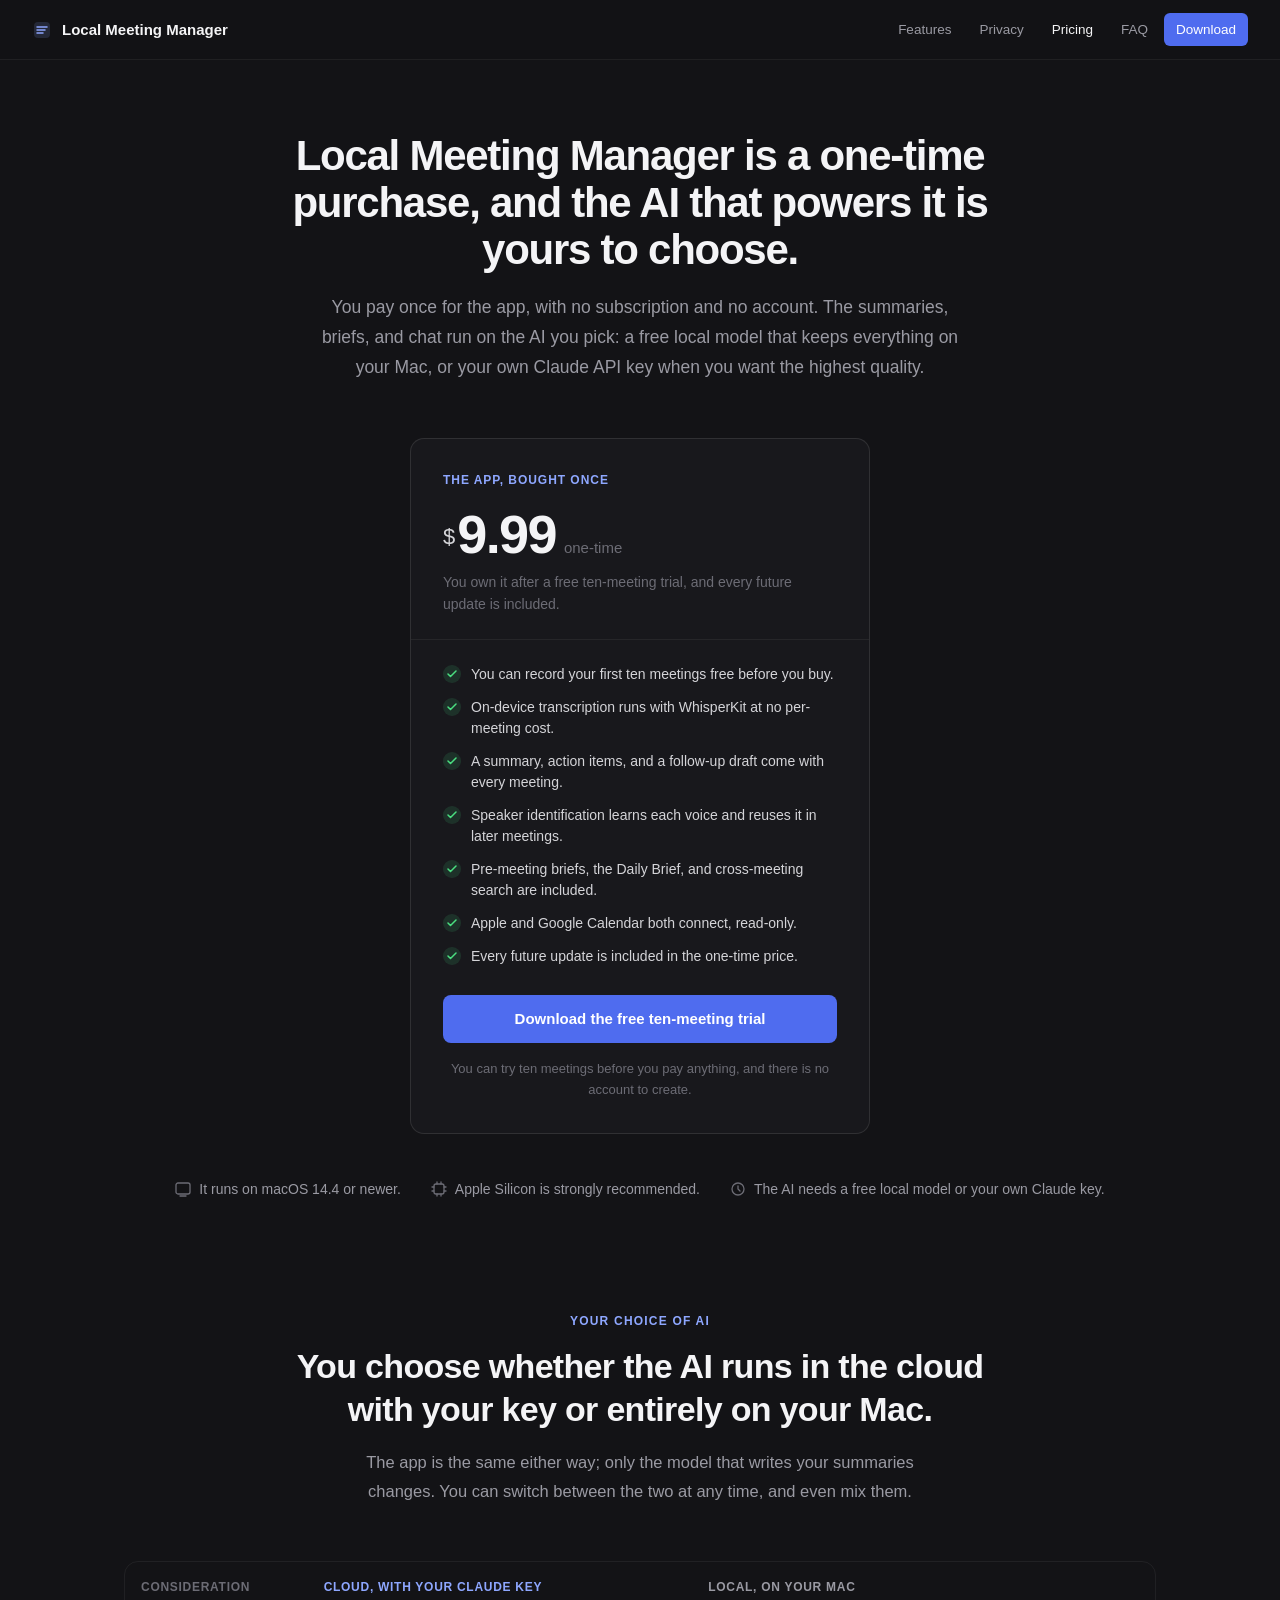
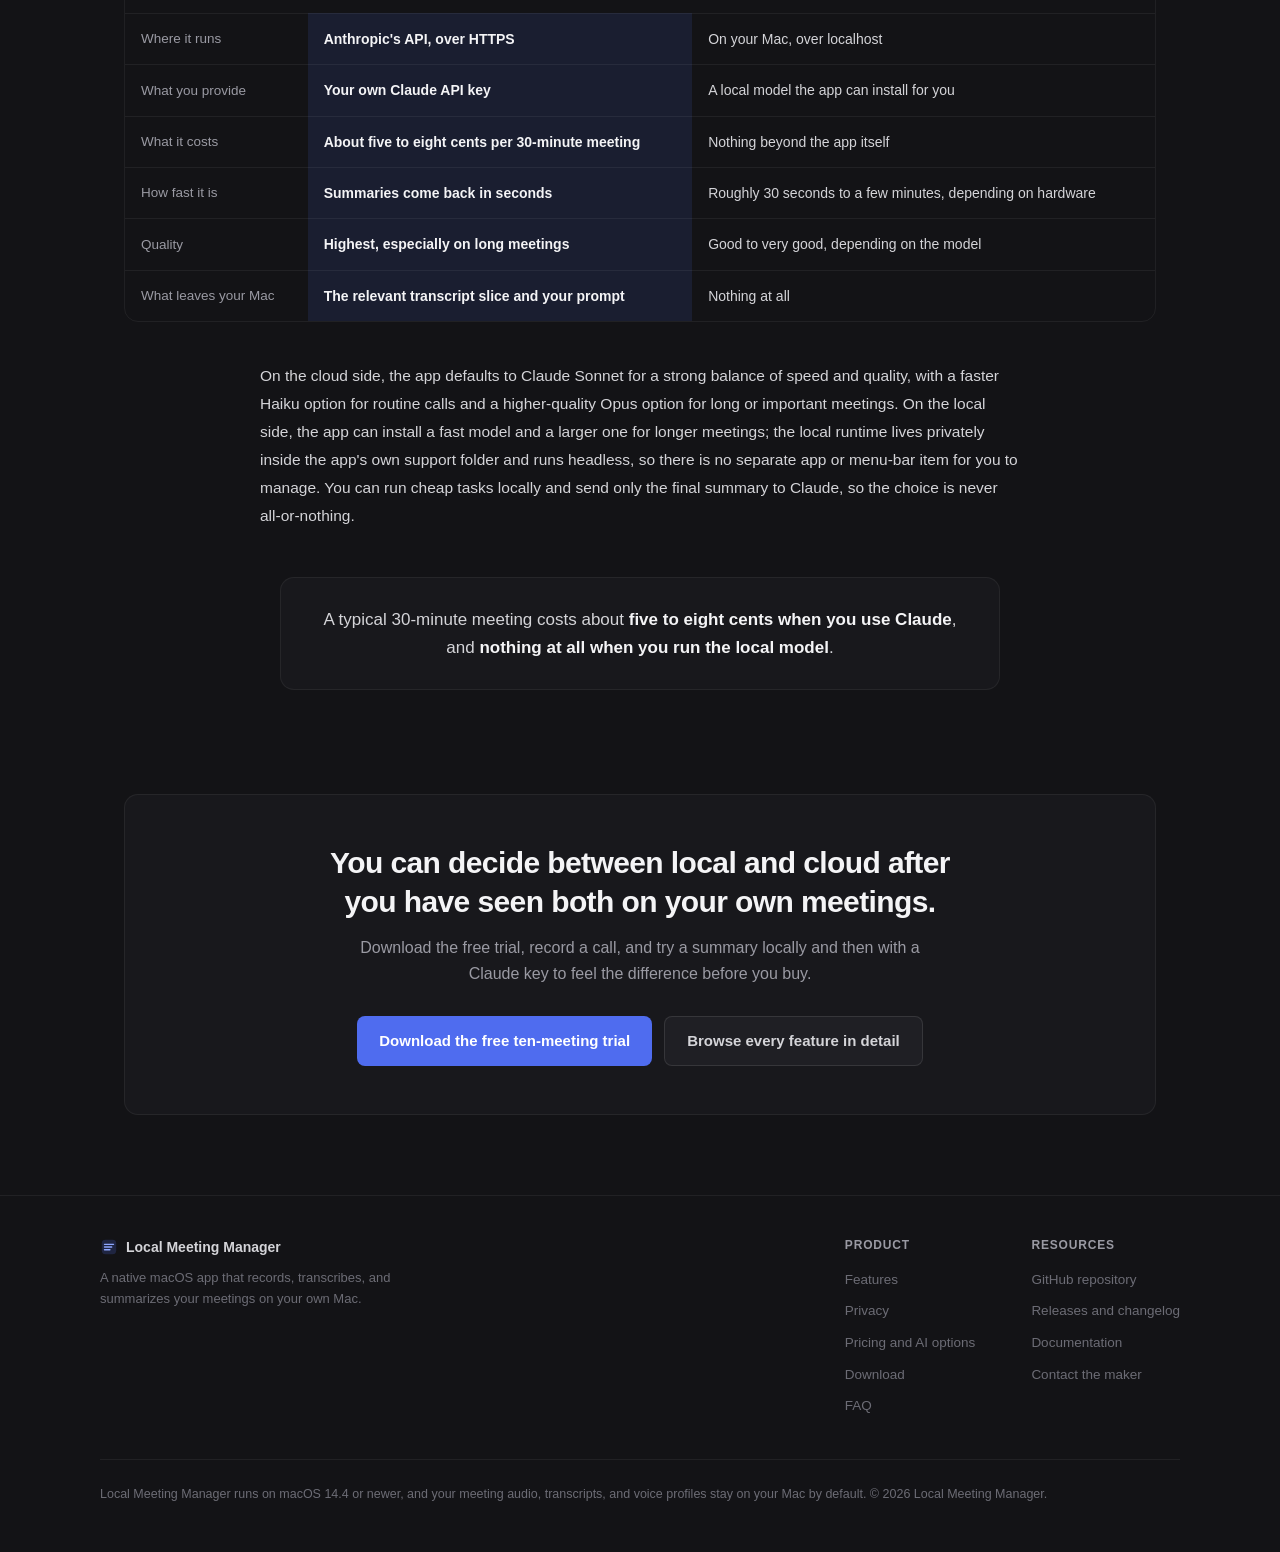
<file: pricing.html>
<!DOCTYPE html>
<html lang="en">
<head>
  <meta charset="UTF-8" />
  <meta name="viewport" content="width=device-width, initial-scale=1.0" />

  <title>Pricing and AI Options — Local Meeting Manager | $9.99 One-Time</title>
  <meta name="description" content="Local Meeting Manager is a one-time $9.99 purchase after a free ten-meeting trial, with no subscription and no account. You bring your own AI: a free local model that keeps everything on your Mac, or your own Claude API key at about five to eight cents per meeting." />
  <link rel="canonical" href="https://parkerrl-91.github.io/localchronicle-site/pricing.html" />
  <meta name="robots" content="index, follow" />
  <link rel="icon" type="image/svg+xml" href="favicon.svg" />

  <meta property="og:type" content="website" />
  <meta property="og:url" content="https://parkerrl-91.github.io/localchronicle-site/pricing.html" />
  <meta property="og:title" content="Pricing and AI options — Local Meeting Manager" />
  <meta property="og:description" content="A one-time $9.99 purchase with no subscription, and an AI you choose: free and local on your Mac, or your own Claude key for the highest quality." />
  <meta property="og:image" content="https://parkerrl-91.github.io/localchronicle-site/og-image.png" />
  <meta property="og:site_name" content="Local Meeting Manager" />

  <script type="application/ld+json">
  {
    "@context": "https://schema.org",
    "@type": "BreadcrumbList",
    "itemListElement": [
      { "@type": "ListItem", "position": 1, "name": "Home", "item": "https://parkerrl-91.github.io/localchronicle-site/" },
      { "@type": "ListItem", "position": 2, "name": "Pricing", "item": "https://parkerrl-91.github.io/localchronicle-site/pricing.html" }
    ]
  }
  </script>

  <link rel="stylesheet" href="styles.css" />
</head>
<body>

<nav>
  <a href="index.html" class="nav-logo">
    <svg width="20" height="20" viewBox="0 0 20 20" fill="none"><rect x="2" y="2" width="16" height="16" rx="4" fill="currentColor" opacity=".15"/><path d="M5 7h10M5 10h8M5 13h6" stroke="currentColor" stroke-width="1.5" stroke-linecap="round"/></svg>
    Local Meeting Manager
  </a>
  <div class="nav-links">
    <a href="features.html">Features</a>
    <a href="privacy.html">Privacy</a>
    <a href="pricing.html" class="active">Pricing</a>
    <a href="faq.html">FAQ</a>
    <a href="download.html" class="btn-nav">Download</a>
  </div>
</nav>

<header class="page-hero">
  <h1>Local Meeting Manager is a one-time purchase, and the AI that powers it is yours to choose.</h1>
  <p>You pay once for the app, with no subscription and no account. The summaries, briefs, and chat run on the AI you pick: a free local model that keeps everything on your Mac, or your own Claude API key when you want the highest quality.</p>
</header>

<!-- Pricing card -->
<section style="padding-top:48px;">
  <div class="container">
    <div class="pricing-center">
      <div class="pricing-card">
        <div class="pricing-header">
          <div class="pricing-label">The app, bought once</div>
          <div class="price">
            <span class="price-currency">$</span>
            <span class="price-amount">9.99</span>
            <span class="price-period">one-time</span>
          </div>
          <p style="font-size:14px;color:var(--text-muted)">You own it after a free ten-meeting trial, and every future update is included.</p>
        </div>
        <div class="pricing-body">
          <ul class="feature-list">
            <li>You can record your first ten meetings free before you buy.</li>
            <li>On-device transcription runs with WhisperKit at no per-meeting cost.</li>
            <li>A summary, action items, and a follow-up draft come with every meeting.</li>
            <li>Speaker identification learns each voice and reuses it in later meetings.</li>
            <li>Pre-meeting briefs, the Daily Brief, and cross-meeting search are included.</li>
            <li>Apple and Google Calendar both connect, read-only.</li>
            <li>Every future update is included in the one-time price.</li>
          </ul>
          <a href="download.html" class="btn btn-primary btn-block">Download the free ten-meeting trial</a>
          <p class="trial-note">You can try ten meetings before you pay anything, and there is no account to create.</p>
        </div>
      </div>

      <div class="reqs">
        <div class="req">
          <svg width="16" height="16" viewBox="0 0 16 16" fill="none"><rect x="1" y="2" width="14" height="11" rx="2" stroke="currentColor" stroke-width="1.3"/><path d="M5 15h6" stroke="currentColor" stroke-width="1.3" stroke-linecap="round"/></svg>
          It runs on macOS 14.4 or newer.
        </div>
        <div class="req">
          <svg width="16" height="16" viewBox="0 0 16 16" fill="none"><rect x="3" y="3" width="10" height="10" rx="2" stroke="currentColor" stroke-width="1.3"/><path d="M6 1v2M10 1v2M6 13v2M10 13v2M1 6h2M1 10h2M13 6h2M13 10h2" stroke="currentColor" stroke-width="1.3" stroke-linecap="round"/></svg>
          Apple Silicon is strongly recommended.
        </div>
        <div class="req">
          <svg width="16" height="16" viewBox="0 0 16 16" fill="none"><circle cx="8" cy="8" r="6" stroke="currentColor" stroke-width="1.3"/><path d="M8 5v3l2 2" stroke="currentColor" stroke-width="1.3" stroke-linecap="round"/></svg>
          The AI needs a free local model or your own Claude key.
        </div>
      </div>
    </div>
  </div>
</section>

<!-- AI options -->
<section style="padding-top:32px;">
  <div class="container">
    <div class="section-label">Your choice of AI</div>
    <h2 class="section-title">You choose whether the AI runs in the cloud with your key or entirely on your Mac.</h2>
    <p class="section-sub">The app is the same either way; only the model that writes your summaries changes. You can switch between the two at any time, and even mix them.</p>

    <div class="comparison-wrap">
      <table>
        <thead>
          <tr>
            <th>Consideration</th>
            <th class="hl">Cloud, with your Claude key</th>
            <th>Local, on your Mac</th>
          </tr>
        </thead>
        <tbody>
          <tr><td>Where it runs</td><td class="hl">Anthropic's API, over HTTPS</td><td>On your Mac, over localhost</td></tr>
          <tr><td>What you provide</td><td class="hl">Your own Claude API key</td><td>A local model the app can install for you</td></tr>
          <tr><td>What it costs</td><td class="hl">About five to eight cents per 30-minute meeting</td><td>Nothing beyond the app itself</td></tr>
          <tr><td>How fast it is</td><td class="hl">Summaries come back in seconds</td><td>Roughly 30 seconds to a few minutes, depending on hardware</td></tr>
          <tr><td>Quality</td><td class="hl">Highest, especially on long meetings</td><td>Good to very good, depending on the model</td></tr>
          <tr><td>What leaves your Mac</td><td class="hl">The relevant transcript slice and your prompt</td><td>Nothing at all</td></tr>
        </tbody>
      </table>
    </div>

    <div class="prose" style="margin-top:40px;">
      <p>On the cloud side, the app defaults to Claude Sonnet for a strong balance of speed and quality, with a faster Haiku option for routine calls and a higher-quality Opus option for long or important meetings. On the local side, the app can install a fast model and a larger one for longer meetings; the local runtime lives privately inside the app's own support folder and runs headless, so there is no separate app or menu-bar item for you to manage. You can run cheap tasks locally and send only the final summary to Claude, so the choice is never all-or-nothing.</p>
    </div>

    <div class="stat-callout">
      <p>A typical 30-minute meeting costs about <strong>five to eight cents when you use Claude</strong>, and <strong>nothing at all when you run the local model</strong>.</p>
    </div>
  </div>
</section>

<section style="padding-top:24px;">
  <div class="container">
    <div class="cta-band">
      <h2>You can decide between local and cloud after you have seen both on your own meetings.</h2>
      <p>Download the free trial, record a call, and try a summary locally and then with a Claude key to feel the difference before you buy.</p>
      <div class="cta-actions">
        <a href="download.html" class="btn btn-primary">Download the free ten-meeting trial</a>
        <a href="features.html" class="btn btn-ghost">Browse every feature in detail</a>
      </div>
    </div>
  </div>
</section>

<footer>
  <div class="footer-inner">
    <div class="footer-brand">
      <div class="footer-logo">
        <svg width="18" height="18" viewBox="0 0 20 20" fill="none"><rect x="2" y="2" width="16" height="16" rx="4" fill="#4F6CEF" opacity=".2"/><path d="M5 7h10M5 10h8M5 13h6" stroke="#8EA7FF" stroke-width="1.5" stroke-linecap="round"/></svg>
        Local Meeting Manager
      </div>
      <p>A native macOS app that records, transcribes, and summarizes your meetings on your own Mac.</p>
    </div>
    <div class="footer-cols">
      <div class="footer-col">
        <h4>Product</h4>
        <a href="features.html">Features</a>
        <a href="privacy.html">Privacy</a>
        <a href="pricing.html">Pricing and AI options</a>
        <a href="download.html">Download</a>
        <a href="faq.html">FAQ</a>
      </div>
      <div class="footer-col">
        <h4>Resources</h4>
        <a href="https://github.com/ParkerRL-91/Meeting-Manager">GitHub repository</a>
        <a href="https://github.com/ParkerRL-91/Meeting-Manager/releases">Releases and changelog</a>
        <a href="https://github.com/ParkerRL-91/Meeting-Manager/tree/main/docs/user">Documentation</a>
        <a href="mailto:parker@phenotips.com">Contact the maker</a>
      </div>
    </div>
  </div>
  <div class="footer-base">
    Local Meeting Manager runs on macOS 14.4 or newer, and your meeting audio, transcripts, and voice profiles stay on your Mac by default. © 2026 Local Meeting Manager.
  </div>
</footer>

</body>
</html>
</file>
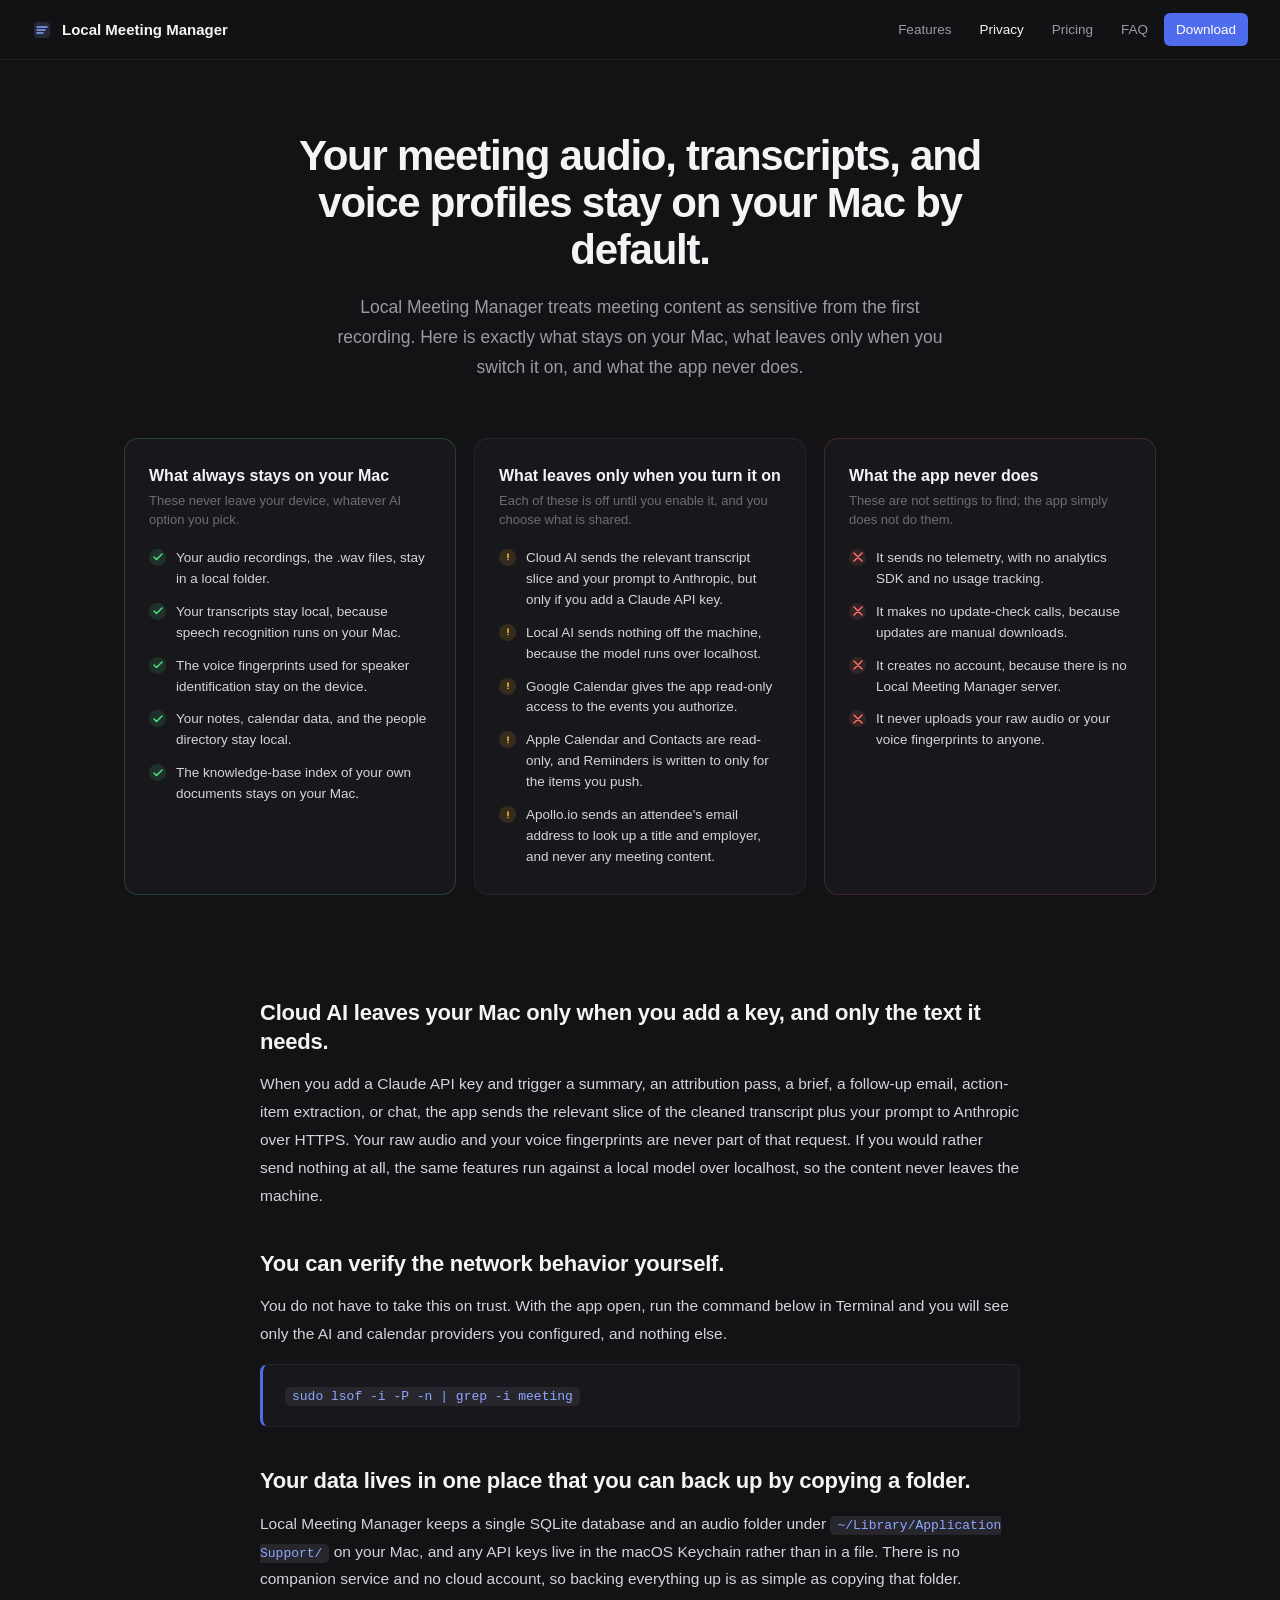
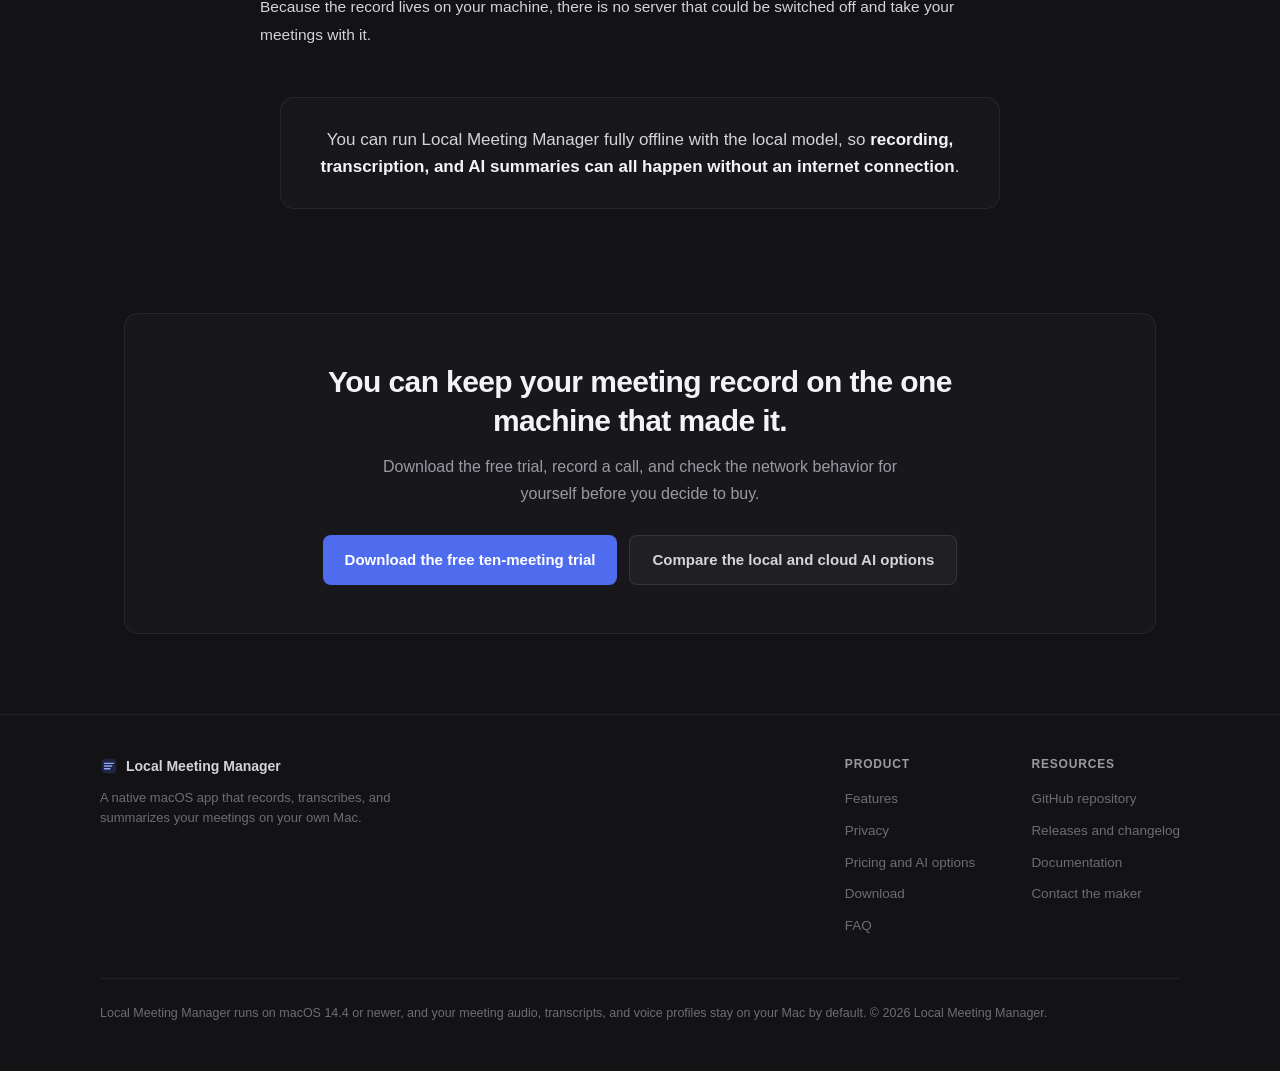
<file: privacy.html>
<!DOCTYPE html>
<html lang="en">
<head>
  <meta charset="UTF-8" />
  <meta name="viewport" content="width=device-width, initial-scale=1.0" />

  <title>Privacy — Local Meeting Manager | What Stays on Your Mac</title>
  <meta name="description" content="Your meeting audio, transcripts, and voice profiles stay on your Mac by default. See exactly what stays on your device, what leaves only when you enable it, and what Local Meeting Manager never does — including how to verify the network behavior yourself." />
  <link rel="canonical" href="https://parkerrl-91.github.io/localchronicle-site/privacy.html" />
  <meta name="robots" content="index, follow" />
  <link rel="icon" type="image/svg+xml" href="favicon.svg" />

  <meta property="og:type" content="website" />
  <meta property="og:url" content="https://parkerrl-91.github.io/localchronicle-site/privacy.html" />
  <meta property="og:title" content="Privacy — Local Meeting Manager" />
  <meta property="og:description" content="Your meeting audio, transcripts, and voice profiles stay on your Mac by default, and you can run the AI locally so nothing leaves your machine at all." />
  <meta property="og:image" content="https://parkerrl-91.github.io/localchronicle-site/og-image.png" />
  <meta property="og:site_name" content="Local Meeting Manager" />

  <script type="application/ld+json">
  {
    "@context": "https://schema.org",
    "@type": "BreadcrumbList",
    "itemListElement": [
      { "@type": "ListItem", "position": 1, "name": "Home", "item": "https://parkerrl-91.github.io/localchronicle-site/" },
      { "@type": "ListItem", "position": 2, "name": "Privacy", "item": "https://parkerrl-91.github.io/localchronicle-site/privacy.html" }
    ]
  }
  </script>

  <link rel="stylesheet" href="styles.css" />
</head>
<body>

<nav>
  <a href="index.html" class="nav-logo">
    <svg width="20" height="20" viewBox="0 0 20 20" fill="none"><rect x="2" y="2" width="16" height="16" rx="4" fill="currentColor" opacity=".15"/><path d="M5 7h10M5 10h8M5 13h6" stroke="currentColor" stroke-width="1.5" stroke-linecap="round"/></svg>
    Local Meeting Manager
  </a>
  <div class="nav-links">
    <a href="features.html">Features</a>
    <a href="privacy.html" class="active">Privacy</a>
    <a href="pricing.html">Pricing</a>
    <a href="faq.html">FAQ</a>
    <a href="download.html" class="btn-nav">Download</a>
  </div>
</nav>

<header class="page-hero">
  <h1>Your meeting audio, transcripts, and voice profiles stay on your Mac by default.</h1>
  <p>Local Meeting Manager treats meeting content as sensitive from the first recording. Here is exactly what stays on your Mac, what leaves only when you switch it on, and what the app never does.</p>
</header>

<!-- Data-flow columns -->
<section style="padding-top:48px;">
  <div class="container">
    <div class="flow-grid">
      <div class="flow-col col-stay">
        <h3>What always stays on your Mac</h3>
        <p class="flow-sub">These never leave your device, whatever AI option you pick.</p>
        <ul class="flow-list flow-stay">
          <li>Your audio recordings, the .wav files, stay in a local folder.</li>
          <li>Your transcripts stay local, because speech recognition runs on your Mac.</li>
          <li>The voice fingerprints used for speaker identification stay on the device.</li>
          <li>Your notes, calendar data, and the people directory stay local.</li>
          <li>The knowledge-base index of your own documents stays on your Mac.</li>
        </ul>
      </div>
      <div class="flow-col col-opt">
        <h3>What leaves only when you turn it on</h3>
        <p class="flow-sub">Each of these is off until you enable it, and you choose what is shared.</p>
        <ul class="flow-list flow-opt">
          <li>Cloud AI sends the relevant transcript slice and your prompt to Anthropic, but only if you add a Claude API key.</li>
          <li>Local AI sends nothing off the machine, because the model runs over localhost.</li>
          <li>Google Calendar gives the app read-only access to the events you authorize.</li>
          <li>Apple Calendar and Contacts are read-only, and Reminders is written to only for the items you push.</li>
          <li>Apollo.io sends an attendee's email address to look up a title and employer, and never any meeting content.</li>
        </ul>
      </div>
      <div class="flow-col col-never">
        <h3>What the app never does</h3>
        <p class="flow-sub">These are not settings to find; the app simply does not do them.</p>
        <ul class="flow-list flow-never">
          <li>It sends no telemetry, with no analytics SDK and no usage tracking.</li>
          <li>It makes no update-check calls, because updates are manual downloads.</li>
          <li>It creates no account, because there is no Local Meeting Manager server.</li>
          <li>It never uploads your raw audio or your voice fingerprints to anyone.</li>
        </ul>
      </div>
    </div>
  </div>
</section>

<!-- Detail prose -->
<section style="padding-top:24px;">
  <div class="container">
    <div class="prose">
      <h2>Cloud AI leaves your Mac only when you add a key, and only the text it needs.</h2>
      <p>When you add a Claude API key and trigger a summary, an attribution pass, a brief, a follow-up email, action-item extraction, or chat, the app sends the relevant slice of the cleaned transcript plus your prompt to Anthropic over HTTPS. Your raw audio and your voice fingerprints are never part of that request. If you would rather send nothing at all, the same features run against a local model over localhost, so the content never leaves the machine.</p>

      <h2>You can verify the network behavior yourself.</h2>
      <p>You do not have to take this on trust. With the app open, run the command below in Terminal and you will see only the AI and calendar providers you configured, and nothing else.</p>
      <div class="note">
        <code class="inline">sudo lsof -i -P -n | grep -i meeting</code>
      </div>

      <h2>Your data lives in one place that you can back up by copying a folder.</h2>
      <p>Local Meeting Manager keeps a single SQLite database and an audio folder under <code class="inline">~/Library/Application Support/</code> on your Mac, and any API keys live in the macOS Keychain rather than in a file. There is no companion service and no cloud account, so backing everything up is as simple as copying that folder. Because the record lives on your machine, there is no server that could be switched off and take your meetings with it.</p>
    </div>

    <div class="stat-callout">
      <p>You can run Local Meeting Manager fully offline with the local model, so <strong>recording, transcription, and AI summaries can all happen without an internet connection</strong>.</p>
    </div>
  </div>
</section>

<section style="padding-top:24px;">
  <div class="container">
    <div class="cta-band">
      <h2>You can keep your meeting record on the one machine that made it.</h2>
      <p>Download the free trial, record a call, and check the network behavior for yourself before you decide to buy.</p>
      <div class="cta-actions">
        <a href="download.html" class="btn btn-primary">Download the free ten-meeting trial</a>
        <a href="pricing.html" class="btn btn-ghost">Compare the local and cloud AI options</a>
      </div>
    </div>
  </div>
</section>

<footer>
  <div class="footer-inner">
    <div class="footer-brand">
      <div class="footer-logo">
        <svg width="18" height="18" viewBox="0 0 20 20" fill="none"><rect x="2" y="2" width="16" height="16" rx="4" fill="#4F6CEF" opacity=".2"/><path d="M5 7h10M5 10h8M5 13h6" stroke="#8EA7FF" stroke-width="1.5" stroke-linecap="round"/></svg>
        Local Meeting Manager
      </div>
      <p>A native macOS app that records, transcribes, and summarizes your meetings on your own Mac.</p>
    </div>
    <div class="footer-cols">
      <div class="footer-col">
        <h4>Product</h4>
        <a href="features.html">Features</a>
        <a href="privacy.html">Privacy</a>
        <a href="pricing.html">Pricing and AI options</a>
        <a href="download.html">Download</a>
        <a href="faq.html">FAQ</a>
      </div>
      <div class="footer-col">
        <h4>Resources</h4>
        <a href="https://github.com/ParkerRL-91/Meeting-Manager">GitHub repository</a>
        <a href="https://github.com/ParkerRL-91/Meeting-Manager/releases">Releases and changelog</a>
        <a href="https://github.com/ParkerRL-91/Meeting-Manager/tree/main/docs/user">Documentation</a>
        <a href="mailto:parker@phenotips.com">Contact the maker</a>
      </div>
    </div>
  </div>
  <div class="footer-base">
    Local Meeting Manager runs on macOS 14.4 or newer, and your meeting audio, transcripts, and voice profiles stay on your Mac by default. © 2026 Local Meeting Manager.
  </div>
</footer>

</body>
</html>
</file>
<file: styles.css>
/* ============================================================
   Local Meeting Manager — shared design system
   A single stylesheet linked from every page. No build step.
   ============================================================ */

*, *::before, *::after { box-sizing: border-box; margin: 0; padding: 0; }

:root {
  --bg:            #131316;
  --surface:       #18181C;
  --surface-2:     #1F1F24;
  --surface-3:     #26262C;
  --text-primary:  #F4F4F6;
  --text-secondary:#D4D4D8;
  --text-tertiary: #9A9AA3;
  --text-muted:    #6C6C75;
  --accent:        #4F6CEF;
  --accent-light:  #8EA7FF;
  --accent-subtle: rgba(79,108,239,.12);
  --violet:        #A78BFA;
  --violet-subtle: rgba(167,139,250,.12);
  --success:       #4ADE80;
  --success-subtle:rgba(74,222,128,.13);
  --amber:         #FEBC2E;
  --amber-subtle:  rgba(254,188,46,.13);
  --red:           #F97268;
  --red-subtle:    rgba(249,114,104,.12);
  --border:        rgba(255,255,255,0.06);
  --border-strong: rgba(255,255,255,0.10);
  --radius:        14px;
  --radius-sm:     8px;
  --maxw:          1080px;
}

html { scroll-behavior: smooth; }

body {
  font-family: -apple-system, BlinkMacSystemFont, "SF Pro Text", "Segoe UI", sans-serif;
  background: var(--bg);
  color: var(--text-primary);
  line-height: 1.6;
  -webkit-font-smoothing: antialiased;
  text-rendering: optimizeLegibility;
}

a { color: inherit; text-decoration: none; }

/* ── Navigation ── */
nav {
  position: sticky; top: 0; z-index: 100;
  display: flex; align-items: center; justify-content: space-between;
  gap: 16px;
  padding: 0 32px; height: 60px;
  background: rgba(19,19,22,.86);
  backdrop-filter: blur(20px); -webkit-backdrop-filter: blur(20px);
  border-bottom: 1px solid var(--border);
}
.nav-logo { display: flex; align-items: center; gap: 10px; font-size: 15px; font-weight: 600; white-space: nowrap; }
.nav-logo svg { color: var(--accent-light); flex-shrink: 0; }
.nav-links { display: flex; align-items: center; gap: 4px; }
.nav-links a {
  font-size: 13.5px; font-weight: 500; color: var(--text-tertiary);
  padding: 6px 12px; border-radius: 6px; transition: color .15s, background .15s;
}
.nav-links a:hover { color: var(--text-primary); }
.nav-links a.active { color: var(--text-primary); }
.btn-nav {
  font-size: 13px; font-weight: 600; color: #fff !important;
  background: var(--accent);
  padding: 7px 16px; border-radius: 6px;
  transition: opacity .15s, transform .1s;
}
.btn-nav:hover { opacity: .9; }

/* ── Layout ── */
.container { max-width: var(--maxw); margin: 0 auto; padding: 0 24px; }
.container-narrow { max-width: 820px; margin: 0 auto; padding: 0 24px; }
section { padding: 80px 0; }
.section-label {
  font-size: 12px; font-weight: 600; color: var(--accent-light);
  text-transform: uppercase; letter-spacing: .1em;
  text-align: center; margin-bottom: 14px;
}
.section-title {
  font-size: clamp(24px, 3.4vw, 34px); font-weight: 700;
  letter-spacing: -.02em; text-align: center; line-height: 1.25;
  margin: 0 auto 18px; max-width: 760px; color: var(--text-primary);
}
.section-sub {
  font-size: 16.5px; color: var(--text-tertiary);
  text-align: center; max-width: 600px;
  margin: 0 auto 56px; line-height: 1.7;
}

/* ── Buttons ── */
.btn {
  display: inline-flex; align-items: center; justify-content: center; gap: 8px;
  font-size: 15px; font-weight: 600;
  border-radius: var(--radius-sm); padding: 12px 22px;
  cursor: pointer; transition: opacity .15s, transform .1s, border-color .15s;
  border: none; text-align: center;
}
.btn:hover { opacity: .9; transform: translateY(-1px); }
.btn:active { transform: translateY(0); }
.btn-primary { background: var(--accent); color: #fff; }
.btn-ghost { background: var(--surface-2); color: var(--text-secondary); border: 1px solid var(--border-strong); }
.btn-ghost:hover { border-color: rgba(255,255,255,.2); opacity: 1; }
.btn-block { width: 100%; }

/* ── Hero (home) ── */
.hero {
  display: flex; flex-direction: column; align-items: center;
  text-align: center; padding: 92px 24px 72px;
  max-width: 880px; margin: 0 auto;
}
.badge {
  display: inline-flex; align-items: center; gap: 7px;
  font-size: 12.5px; font-weight: 500; color: var(--accent-light);
  background: var(--accent-subtle); border: 1px solid rgba(79,108,239,.25);
  border-radius: 99px; padding: 5px 14px; margin-bottom: 26px;
}
.badge-dot { width: 6px; height: 6px; border-radius: 50%; background: var(--accent-light); }
h1 {
  font-size: clamp(32px, 5vw, 52px); font-weight: 700;
  line-height: 1.12; letter-spacing: -.03em; margin-bottom: 22px;
  max-width: 860px;
}
h1 .accent { color: var(--accent-light); }
.hero-sub { font-size: 18px; color: var(--text-tertiary); max-width: 660px; margin: 0 auto 36px; line-height: 1.7; }
.hero-actions { display: flex; gap: 12px; flex-wrap: wrap; justify-content: center; margin-bottom: 16px; }
.hero-note { font-size: 13px; color: var(--text-muted); max-width: 540px; }

/* ── Inner-page hero ── */
.page-hero { text-align: center; padding: 72px 24px 8px; max-width: 820px; margin: 0 auto; }
.page-hero h1 { font-size: clamp(28px, 4.4vw, 42px); margin: 0 auto 20px; }
.page-hero p { font-size: 17.5px; color: var(--text-tertiary); line-height: 1.7; max-width: 640px; margin: 0 auto; }

/* ── Direct answer (crawled by AI engines) ── */
.direct-answer {
  max-width: 720px; margin: 0 auto;
  padding: 24px 30px;
  background: var(--surface); border: 1px solid var(--border); border-radius: var(--radius);
  font-size: 15px; color: var(--text-secondary); line-height: 1.75; text-align: left;
}

/* ── App window mockup ── */
.hero-card-wrap { width: 100%; max-width: 720px; margin: 56px auto 0; }
.app-window {
  background: var(--surface); border: 1px solid var(--border); border-radius: 14px;
  overflow: hidden; box-shadow: 0 40px 80px rgba(0,0,0,.6), 0 0 0 1px rgba(255,255,255,.04);
}
.window-bar {
  display: flex; align-items: center; gap: 8px;
  padding: 13px 18px; background: var(--surface-2); border-bottom: 1px solid var(--border);
}
.dot { width: 12px; height: 12px; border-radius: 50%; }
.dot-red { background: #FF5F57; } .dot-amber { background: #FEBC2E; } .dot-green { background: #28C840; }
.window-title { flex: 1; text-align: center; font-size: 12px; font-weight: 500; color: var(--text-muted); }
.window-body { display: grid; grid-template-columns: 210px 1fr; min-height: 320px; }
.sidebar { border-right: 1px solid var(--border); padding: 16px 12px; display: flex; flex-direction: column; gap: 3px; }
.sidebar-label { font-size: 10px; font-weight: 600; color: var(--text-muted); text-transform: uppercase; letter-spacing: .08em; padding: 6px 8px 6px; }
.sidebar-item { display: flex; align-items: center; gap: 10px; padding: 7px 10px; border-radius: 6px; font-size: 13px; color: var(--text-secondary); }
.sidebar-item.active { background: var(--accent-subtle); color: var(--accent-light); }
.s-dot { width: 7px; height: 7px; border-radius: 50%; flex-shrink: 0; }
.content-pane { padding: 20px 22px; display: flex; flex-direction: column; gap: 14px; }
.meeting-title-row { display: flex; align-items: center; justify-content: space-between; gap: 12px; }
.meeting-title { font-size: 16px; font-weight: 600; }
.meeting-meta { font-size: 12px; color: var(--text-muted); }
.tag { display: inline-flex; align-items: center; font-size: 11px; font-weight: 500; padding: 2px 8px; border-radius: 4px; }
.tag-success { background: var(--success-subtle); color: var(--success); }
.tag-accent { background: var(--accent-subtle); color: var(--accent-light); }
.summary-card { background: var(--surface-2); border: 1px solid var(--border); border-radius: 8px; padding: 13px 15px; }
.card-label { font-size: 10px; font-weight: 600; color: var(--text-muted); text-transform: uppercase; letter-spacing: .08em; margin-bottom: 8px; }
.card-text { font-size: 13px; color: var(--text-secondary); line-height: 1.6; }
.action-item { display: flex; align-items: flex-start; gap: 8px; font-size: 12px; color: var(--text-secondary); margin-top: 7px; }
.check { width: 15px; height: 15px; border: 1.5px solid var(--accent); border-radius: 4px; flex-shrink: 0; margin-top: 1px; display: flex; align-items: center; justify-content: center; }
.check.done { background: var(--accent); border-color: var(--accent); }
.speaker-line { display: flex; gap: 10px; font-size: 12.5px; align-items: baseline; }
.speaker-name { font-weight: 600; color: var(--accent-light); white-space: nowrap; }
.speaker-name .amber-dot { display: inline-block; width: 6px; height: 6px; border-radius: 50%; background: var(--amber); margin-left: 4px; vertical-align: middle; }
.speaker-text { color: var(--text-tertiary); }

/* ── Pipeline (how it works, vertical) ── */
.pipeline { max-width: 760px; margin: 0 auto; display: flex; flex-direction: column; }
.pipeline-step { display: flex; gap: 22px; position: relative; padding-bottom: 36px; }
.pipeline-step:last-child { padding-bottom: 0; }
.pipeline-step::before {
  content: ''; position: absolute; left: 21px; top: 44px; bottom: 0; width: 2px;
  background: var(--border-strong);
}
.pipeline-step:last-child::before { display: none; }
.pipeline-num {
  width: 44px; height: 44px; border-radius: 12px; flex-shrink: 0;
  background: var(--accent-subtle); color: var(--accent-light);
  display: flex; align-items: center; justify-content: center;
  font-size: 18px; font-weight: 700; z-index: 1;
}
.pipeline-body { padding-top: 4px; }
.pipeline-body h3 { font-size: 17px; font-weight: 600; margin-bottom: 6px; }
.pipeline-body p { font-size: 15px; color: var(--text-tertiary); line-height: 1.65; }

/* ── Privacy block ── */
.privacy-block {
  background: var(--surface); border: 1px solid var(--border); border-radius: var(--radius);
  padding: 52px 44px; display: grid; grid-template-columns: 1fr 1fr; gap: 44px; align-items: center;
}
.privacy-left h2 { font-size: 26px; font-weight: 700; letter-spacing: -.02em; line-height: 1.3; margin-bottom: 16px; }
.privacy-left p { font-size: 15px; color: var(--text-tertiary); line-height: 1.7; }
.privacy-list { display: flex; flex-direction: column; gap: 16px; }
.privacy-item { display: flex; align-items: flex-start; gap: 14px; }
.privacy-icon { width: 36px; height: 36px; border-radius: 8px; background: var(--accent-subtle); display: flex; align-items: center; justify-content: center; font-size: 16px; flex-shrink: 0; }
.privacy-item-text strong { display: block; font-size: 14px; font-weight: 600; margin-bottom: 2px; }
.privacy-item-text span { font-size: 13px; color: var(--text-tertiary); line-height: 1.55; }

/* ── Data-flow columns (privacy page) ── */
.flow-grid { display: grid; grid-template-columns: repeat(3, 1fr); gap: 18px; }
.flow-col { background: var(--surface); border: 1px solid var(--border); border-radius: var(--radius); padding: 26px 24px; }
.flow-col h3 { font-size: 16px; font-weight: 600; margin-bottom: 4px; line-height: 1.35; }
.flow-col .flow-sub { font-size: 13px; color: var(--text-muted); margin-bottom: 18px; line-height: 1.5; }
.flow-list { list-style: none; display: flex; flex-direction: column; gap: 12px; }
.flow-list li { display: flex; align-items: flex-start; gap: 10px; font-size: 13.5px; color: var(--text-secondary); line-height: 1.55; }
.flow-list li::before { content: ''; width: 17px; height: 17px; border-radius: 50%; flex-shrink: 0; margin-top: 1px; }
.flow-stay li::before  { background: var(--success-subtle) url("data:image/svg+xml,%3Csvg width='10' height='8' viewBox='0 0 10 8' fill='none' xmlns='http://www.w3.org/2000/svg'%3E%3Cpath d='M1 4L3.5 6.5L9 1' stroke='%234ADE80' stroke-width='1.5' stroke-linecap='round' stroke-linejoin='round'/%3E%3C/svg%3E") no-repeat center; }
.flow-opt li::before   { background: var(--amber-subtle) url("data:image/svg+xml,%3Csvg width='12' height='12' viewBox='0 0 12 12' fill='none' xmlns='http://www.w3.org/2000/svg'%3E%3Cpath d='M6 3v3.5M6 8.5h.01' stroke='%23FEBC2E' stroke-width='1.5' stroke-linecap='round'/%3E%3C/svg%3E") no-repeat center; }
.flow-never li::before { background: var(--red-subtle) url("data:image/svg+xml,%3Csvg width='10' height='10' viewBox='0 0 10 10' fill='none' xmlns='http://www.w3.org/2000/svg'%3E%3Cpath d='M1 1l8 8M9 1l-8 8' stroke='%23F97268' stroke-width='1.5' stroke-linecap='round'/%3E%3C/svg%3E") no-repeat center; }
.flow-col.col-stay  { border-color: rgba(74,222,128,.2); }
.flow-col.col-never { border-color: rgba(249,114,104,.18); }

/* ── Feature highlight grid (home) ── */
.feature-grid { display: grid; grid-template-columns: repeat(3, 1fr); gap: 18px; }
.feature-card { background: var(--surface); border: 1px solid var(--border); border-radius: var(--radius); padding: 26px 24px; transition: border-color .15s, transform .15s; }
.feature-card:hover { border-color: var(--border-strong); transform: translateY(-2px); }
.feature-card .fc-icon { width: 38px; height: 38px; border-radius: 10px; display: flex; align-items: center; justify-content: center; font-size: 19px; margin-bottom: 16px; background: var(--accent-subtle); }
.feature-card h3 { font-size: 16px; font-weight: 600; margin-bottom: 8px; line-height: 1.4; }
.feature-card p { font-size: 14px; color: var(--text-tertiary); line-height: 1.65; }

/* ── Feature theme sections (features page) ── */
.feature-section {
  display: grid; grid-template-columns: 340px 1fr; gap: 48px;
  padding: 48px 0; border-top: 1px solid var(--border); align-items: start;
}
.feature-section:first-of-type { border-top: none; }
.feature-section .fs-head { position: sticky; top: 84px; }
.fs-kicker { font-size: 12px; font-weight: 600; color: var(--accent-light); text-transform: uppercase; letter-spacing: .09em; margin-bottom: 12px; }
.fs-claim { font-size: 21px; font-weight: 600; line-height: 1.4; letter-spacing: -.01em; color: var(--text-primary); }
.fs-points { list-style: none; display: flex; flex-direction: column; gap: 16px; }
.fs-points li { display: flex; align-items: flex-start; gap: 13px; font-size: 15px; color: var(--text-secondary); line-height: 1.6; }
.fs-points li strong { color: var(--text-primary); font-weight: 600; }
.fs-points li .pt-mark {
  width: 22px; height: 22px; border-radius: 6px; flex-shrink: 0; margin-top: 1px;
  background: var(--accent-subtle);
  display: flex; align-items: center; justify-content: center;
}
.fs-points li .pt-mark svg { width: 12px; height: 12px; color: var(--accent-light); }

/* ── AI options (cloud vs local) ── */
.ai-grid { display: grid; grid-template-columns: 1fr 1fr; gap: 18px; }
.ai-panel { background: var(--surface); border: 1px solid var(--border); border-radius: var(--radius); overflow: hidden; }
.ai-panel.is-local { border-color: rgba(74,222,128,.22); }
.ai-panel-head { padding: 24px 26px 20px; border-bottom: 1px solid var(--border); }
.ai-panel-head .ai-kicker { font-size: 12px; font-weight: 600; text-transform: uppercase; letter-spacing: .08em; margin-bottom: 8px; color: var(--accent-light); }
.ai-panel.is-local .ai-panel-head .ai-kicker { color: var(--success); }
.ai-panel-head h3 { font-size: 18px; font-weight: 600; line-height: 1.4; }
.ai-rows { padding: 8px 26px 24px; }
.ai-row { display: flex; gap: 14px; padding: 13px 0; border-bottom: 1px solid var(--border); font-size: 14px; }
.ai-row:last-child { border-bottom: none; }
.ai-row .ai-k { width: 120px; flex-shrink: 0; color: var(--text-muted); font-size: 13px; }
.ai-row .ai-v { color: var(--text-secondary); line-height: 1.5; }

/* ── Comparison table ── */
.comparison-wrap { overflow-x: auto; -webkit-overflow-scrolling: touch; border: 1px solid var(--border); border-radius: var(--radius); }
table { width: 100%; border-collapse: collapse; font-size: 14px; }
thead tr { border-bottom: 1px solid var(--border); }
th { padding: 16px; font-weight: 600; color: var(--text-tertiary); text-align: left; font-size: 12px; text-transform: uppercase; letter-spacing: .06em; }
th:first-child { color: var(--text-muted); }
th.hl { color: var(--accent-light); }
td { padding: 14px 16px; border-bottom: 1px solid var(--border); color: var(--text-secondary); vertical-align: middle; }
td:first-child { color: var(--text-tertiary); font-size: 13.5px; }
td.hl { font-weight: 600; color: var(--text-primary); background: var(--accent-subtle); }
.yes { color: var(--success); font-weight: 600; }
.no  { color: var(--text-muted); }
tbody tr:last-child td { border-bottom: none; }

/* ── Pricing ── */
.pricing-center { display: flex; flex-direction: column; align-items: center; }
.pricing-card { width: 100%; max-width: 460px; background: var(--surface); border: 1px solid var(--border-strong); border-radius: var(--radius); overflow: hidden; }
.pricing-header { padding: 32px 32px 24px; border-bottom: 1px solid var(--border); }
.pricing-label { font-size: 12px; font-weight: 600; color: var(--accent-light); text-transform: uppercase; letter-spacing: .08em; margin-bottom: 16px; }
.price { display: flex; align-items: baseline; gap: 2px; margin-bottom: 10px; }
.price-currency { font-size: 22px; font-weight: 500; color: var(--text-secondary); align-self: flex-start; margin-top: 12px; }
.price-amount { font-size: 54px; font-weight: 700; letter-spacing: -.03em; line-height: 1; }
.price-period { font-size: 15px; color: var(--text-muted); margin-left: 6px; }
.pricing-body { padding: 24px 32px 32px; }
.feature-list { list-style: none; display: flex; flex-direction: column; gap: 12px; margin-bottom: 28px; }
.feature-list li { display: flex; align-items: flex-start; gap: 10px; font-size: 14px; color: var(--text-secondary); line-height: 1.5; }
.feature-list li::before {
  content: ''; width: 18px; height: 18px; border-radius: 50%; flex-shrink: 0; margin-top: 1px;
  background: var(--success-subtle) url("data:image/svg+xml,%3Csvg width='10' height='8' viewBox='0 0 10 8' fill='none' xmlns='http://www.w3.org/2000/svg'%3E%3Cpath d='M1 4L3.5 6.5L9 1' stroke='%234ADE80' stroke-width='1.5' stroke-linecap='round' stroke-linejoin='round'/%3E%3C/svg%3E") no-repeat center;
}
.trial-note { font-size: 13px; color: var(--text-muted); text-align: center; margin-top: 16px; line-height: 1.6; }
.reqs { display: flex; justify-content: center; gap: 30px; flex-wrap: wrap; margin-top: 44px; }
.req { display: flex; align-items: center; gap: 8px; font-size: 14px; color: var(--text-tertiary); }
.req svg { color: var(--text-muted); flex-shrink: 0; }

/* ── Stat callout ── */
.stat-callout {
  max-width: 720px; margin: 48px auto 0; text-align: center;
  background: var(--surface); border: 1px solid var(--border); border-radius: var(--radius);
  padding: 28px 32px;
}
.stat-callout p { font-size: 17px; color: var(--text-secondary); line-height: 1.6; }
.stat-callout strong { color: var(--text-primary); }

/* ── Steps (download instructions) ── */
.numbered { max-width: 720px; margin: 0 auto; counter-reset: step; display: flex; flex-direction: column; gap: 18px; }
.numbered li { list-style: none; display: flex; gap: 16px; align-items: flex-start; background: var(--surface); border: 1px solid var(--border); border-radius: var(--radius); padding: 20px 22px; }
.numbered li::before {
  counter-increment: step; content: counter(step);
  width: 30px; height: 30px; border-radius: 8px; flex-shrink: 0;
  background: var(--accent-subtle); color: var(--accent-light);
  display: flex; align-items: center; justify-content: center; font-weight: 700; font-size: 15px;
}
.numbered li .step-copy { font-size: 15px; color: var(--text-secondary); line-height: 1.6; padding-top: 3px; }
.numbered li .step-copy strong { color: var(--text-primary); }
code.inline { font-family: ui-monospace, "SF Mono", Menlo, monospace; font-size: 13px; background: var(--surface-3); color: var(--accent-light); padding: 2px 7px; border-radius: 5px; }

/* ── FAQ ── */
.faq-grid { border: 1px solid var(--border); border-radius: var(--radius); overflow: hidden; max-width: 820px; margin: 0 auto; }
.faq-item { padding: 22px 26px; border-bottom: 1px solid var(--border); }
.faq-item:last-child { border-bottom: none; }
.faq-q { font-size: 15.5px; font-weight: 600; color: var(--text-primary); margin-bottom: 8px; }
.faq-a { font-size: 14.5px; color: var(--text-tertiary); line-height: 1.75; }
.faq-a a { color: var(--accent-light); }

/* ── CTA band ── */
.cta-band { background: var(--surface); border: 1px solid var(--border); border-radius: var(--radius); padding: 48px 40px; text-align: center; }
.cta-band h2 { font-size: clamp(22px, 3vw, 30px); font-weight: 700; letter-spacing: -.02em; line-height: 1.3; max-width: 640px; margin: 0 auto 14px; }
.cta-band p { font-size: 16px; color: var(--text-tertiary); max-width: 560px; margin: 0 auto 28px; line-height: 1.65; }
.cta-actions { display: flex; gap: 12px; justify-content: center; flex-wrap: wrap; }

/* ── Prose (privacy detail) ── */
.prose { max-width: 760px; margin: 0 auto; }
.prose h2 { font-size: 22px; font-weight: 700; letter-spacing: -.01em; margin: 40px 0 14px; line-height: 1.3; }
.prose h2:first-child { margin-top: 0; }
.prose p { font-size: 15.5px; color: var(--text-secondary); line-height: 1.8; margin-bottom: 16px; }
.prose .note { background: var(--surface); border: 1px solid var(--border); border-left: 3px solid var(--accent); border-radius: var(--radius-sm); padding: 18px 22px; font-size: 14.5px; color: var(--text-secondary); line-height: 1.7; }
.prose code.inline { font-size: 13px; }

/* ── Footer ── */
footer { border-top: 1px solid var(--border); padding: 40px 32px 48px; }
.footer-inner { max-width: var(--maxw); margin: 0 auto; display: flex; align-items: flex-start; justify-content: space-between; flex-wrap: wrap; gap: 28px; }
.footer-logo { display: flex; align-items: center; gap: 8px; font-size: 14px; font-weight: 600; color: var(--text-secondary); margin-bottom: 10px; }
.footer-brand p { font-size: 13px; color: var(--text-muted); max-width: 320px; line-height: 1.6; }
.footer-cols { display: flex; gap: 56px; flex-wrap: wrap; }
.footer-col h4 { font-size: 12px; font-weight: 600; color: var(--text-tertiary); text-transform: uppercase; letter-spacing: .07em; margin-bottom: 14px; }
.footer-col a { display: block; font-size: 13.5px; color: var(--text-muted); margin-bottom: 10px; transition: color .15s; }
.footer-col a:hover { color: var(--text-secondary); }
.footer-base { max-width: var(--maxw); margin: 32px auto 0; padding-top: 24px; border-top: 1px solid var(--border); font-size: 12.5px; color: var(--text-muted); line-height: 1.6; }

/* ── Responsive ── */
@media (max-width: 880px) {
  .feature-section { grid-template-columns: 1fr; gap: 24px; }
  .feature-section .fs-head { position: static; }
  .flow-grid { grid-template-columns: 1fr; }
  .feature-grid { grid-template-columns: 1fr 1fr; }
}
@media (max-width: 760px) {
  nav { padding: 0 16px; gap: 10px; }
  .nav-links { gap: 0; }
  .nav-links a:not(.btn-nav) { display: none; }
  section { padding: 60px 0; }
  .privacy-block { grid-template-columns: 1fr; padding: 32px 26px; }
  .ai-grid { grid-template-columns: 1fr; }
  .feature-grid { grid-template-columns: 1fr; }
  .window-body { grid-template-columns: 1fr; }
  .sidebar { display: none; }
  .footer-inner { flex-direction: column; }
  .ai-row { flex-direction: column; gap: 2px; }
  .ai-row .ai-k { width: auto; }
}
</file>
